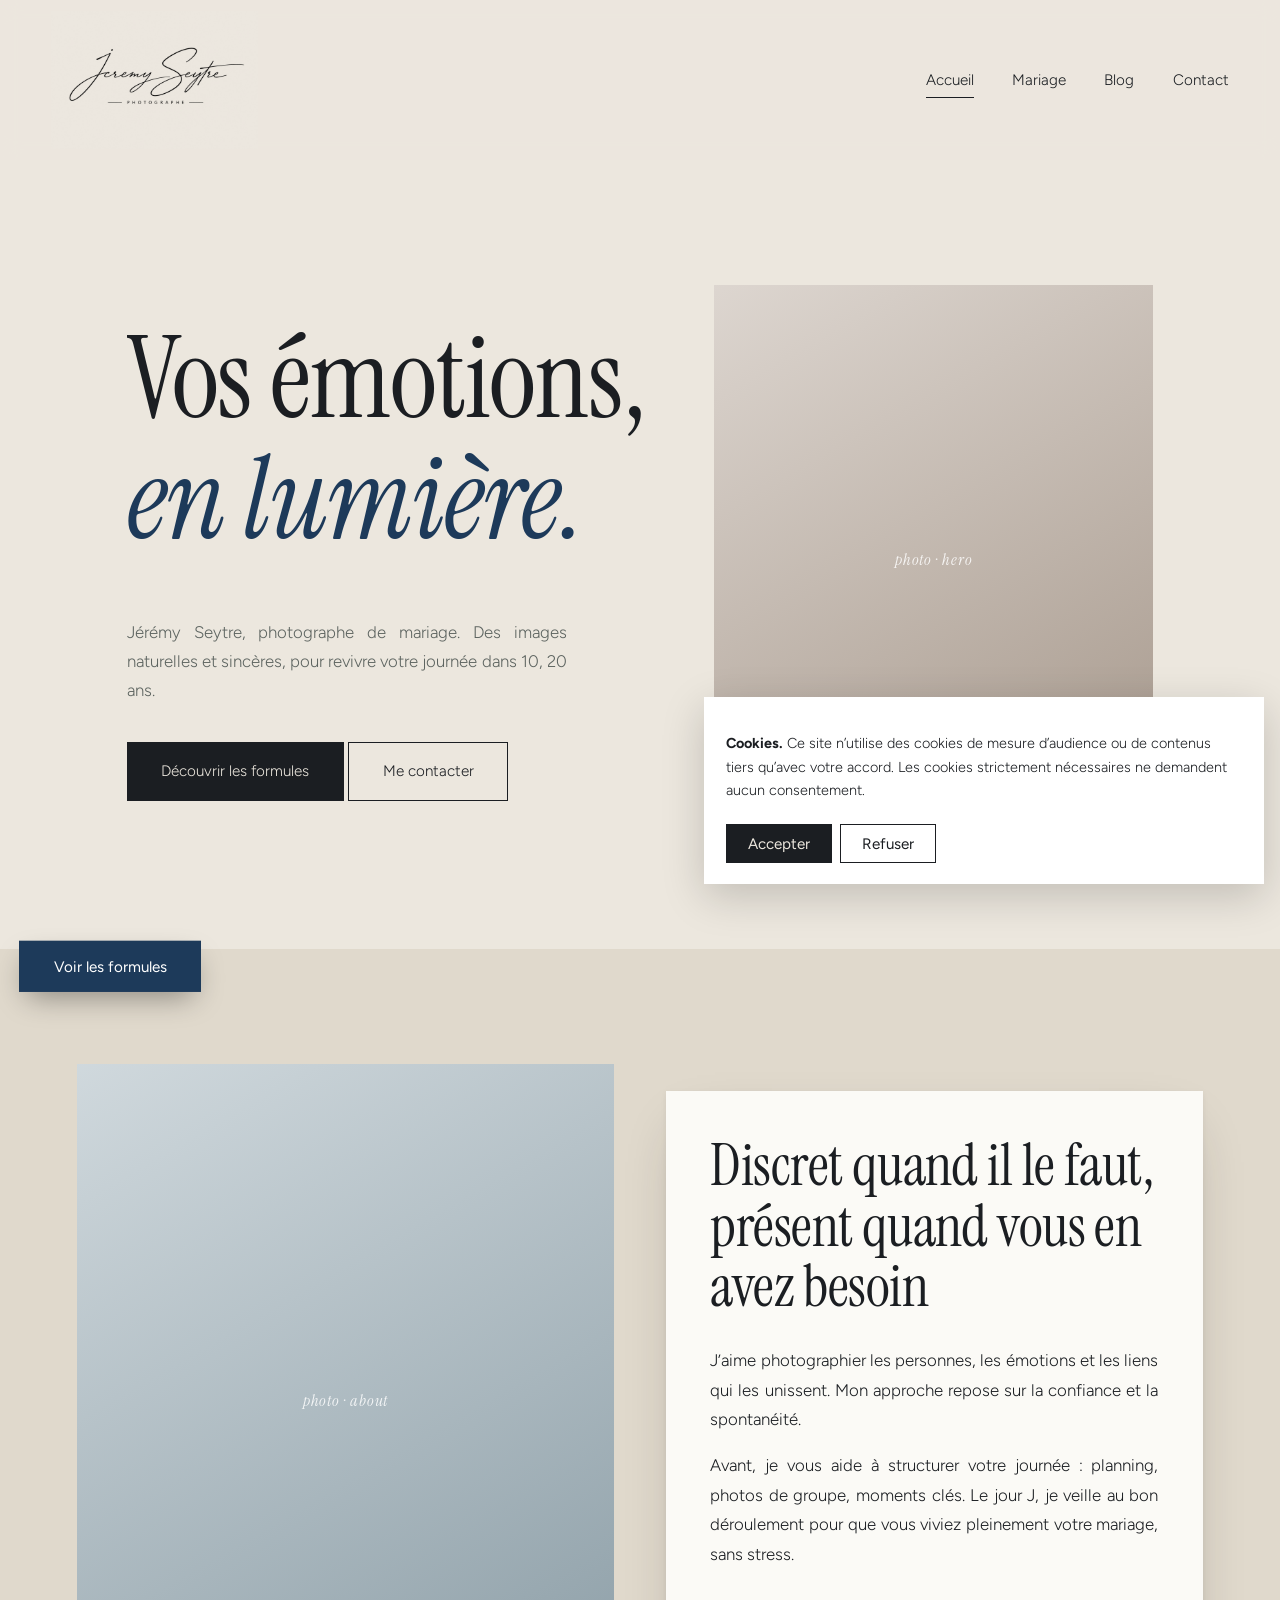
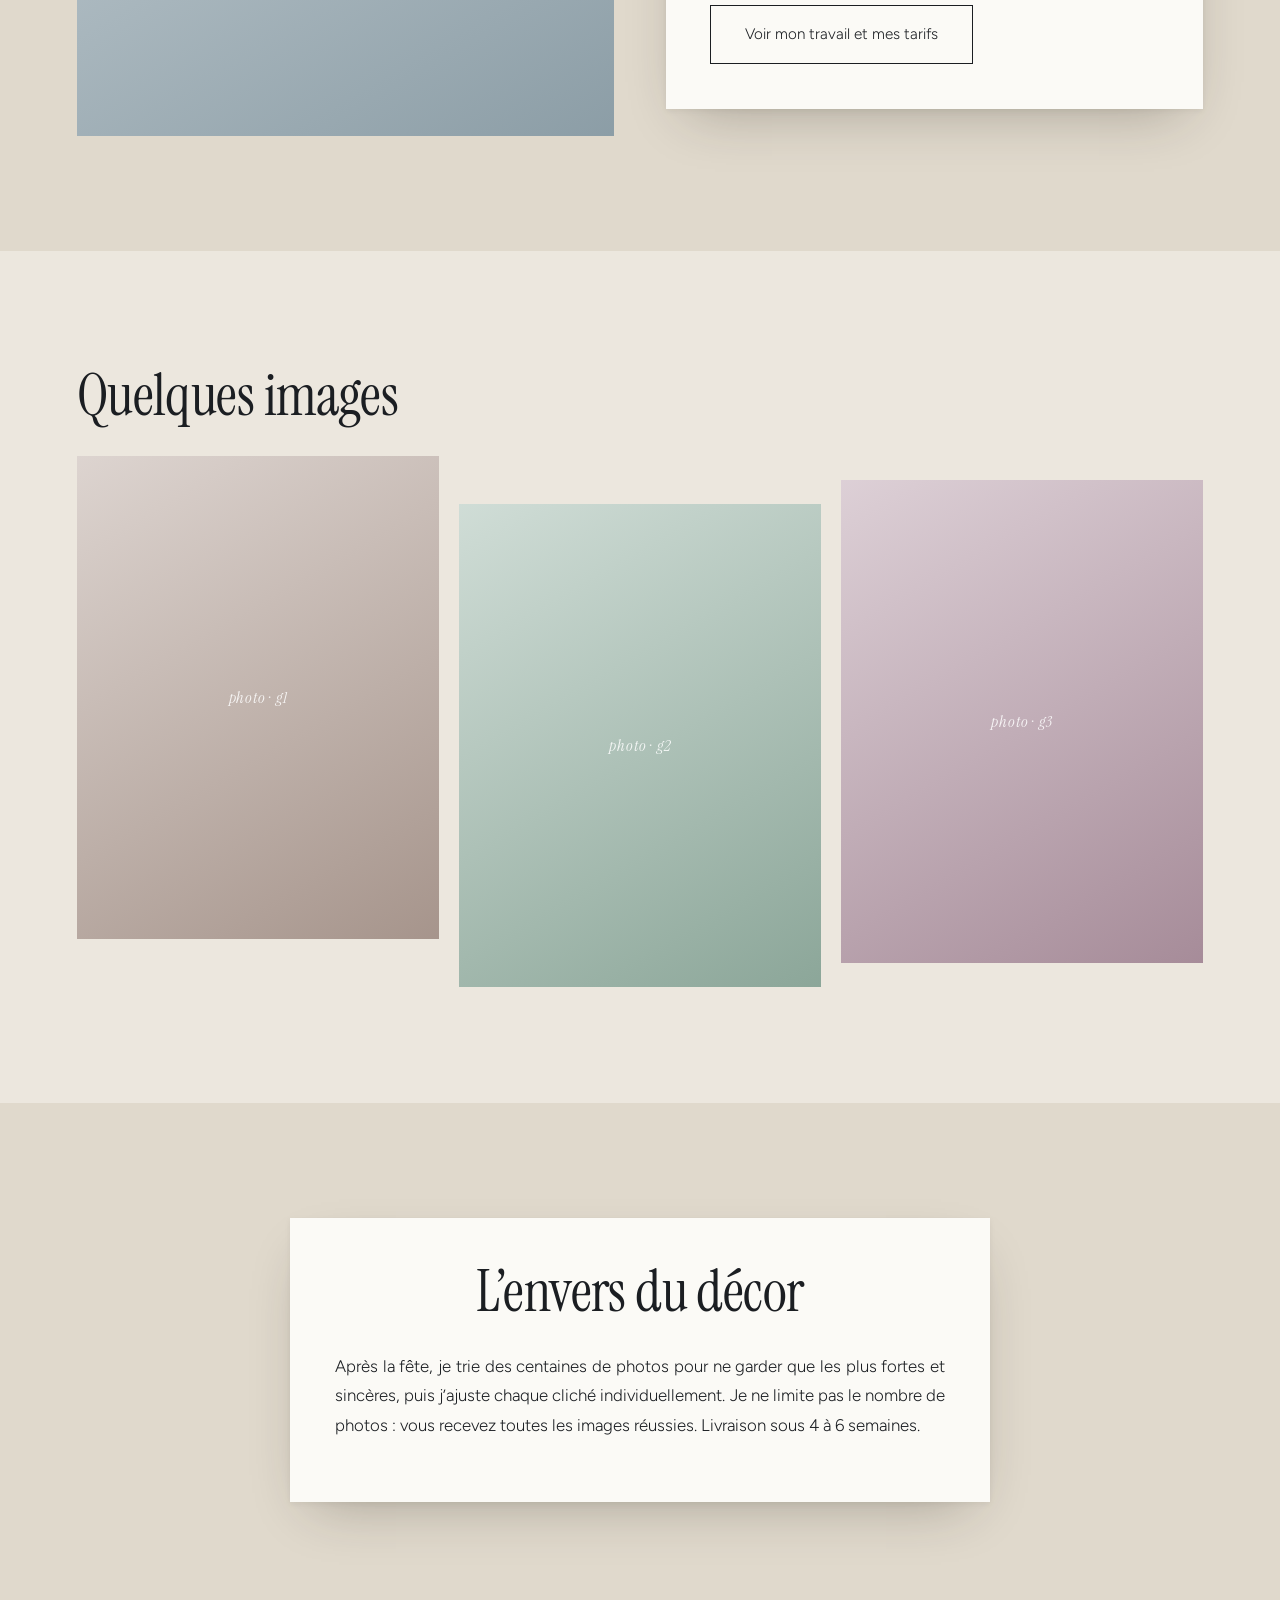
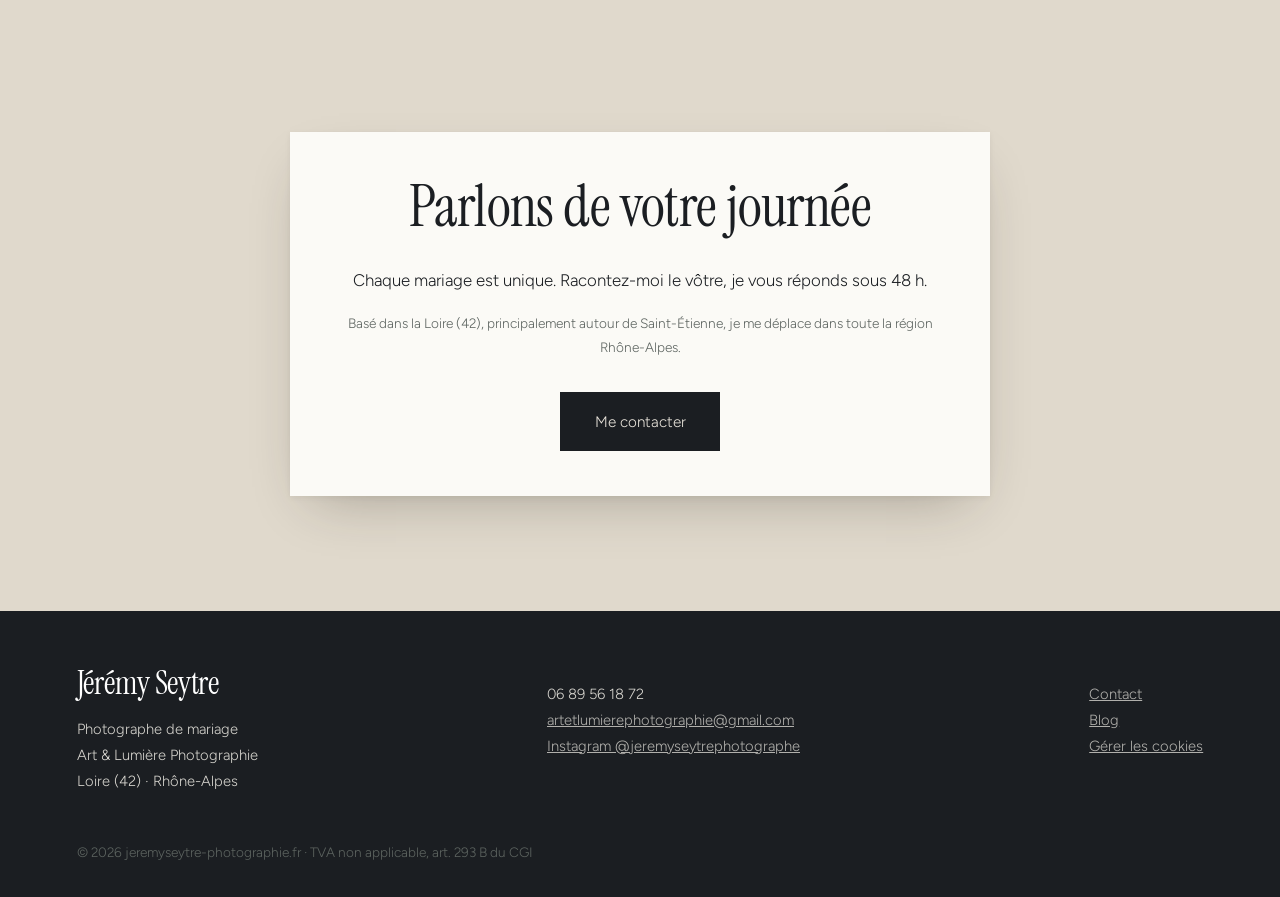
<file: index.html>
<!DOCTYPE html>
<html lang="fr">
<head>
<meta charset="utf-8">
<meta name="viewport" content="width=device-width, initial-scale=1, viewport-fit=cover">
<title>Photographe de mariage dans la Loire · Jérémy Seytre</title>
<meta name="description" content="Jérémy Seytre, photographe de mariage dans la Loire : reportages naturels, accompagnement et souvenirs de votre journée.">
<link rel="icon" type="image/png" href="favicon.png">
<link rel="apple-touch-icon" href="favicon.png">
<link rel="preconnect" href="https://fonts.googleapis.com">
<link rel="preconnect" href="https://fonts.gstatic.com" crossorigin>
<link href="https://fonts.googleapis.com/css2?family=Instrument+Serif:ital@0;1&family=Figtree:wght@300;400;500&display=swap" rel="stylesheet">
<link rel="stylesheet" href="style.css">
<noscript><style>.bt,#fl,#cc{display:none!important}@media(max-width:820px){header{position:static;flex-wrap:wrap}nav{position:static;transform:none;z-index:auto;flex-direction:row;flex-wrap:wrap;padding:0}main{padding-top:0}}</style></noscript>
</head>
<body>
<header id="hd"><a class="logo" href="index.html" aria-label="Accueil"><img src="logo.png" alt="Jérémy Seytre Photographe"></a>
<button class="bt" id="bt" aria-label="Menu" aria-controls="nv" aria-expanded="false">Menu</button>
<nav id="nv"><a href="index.html" data-r="accueil" class="on" aria-current="page">Accueil</a><a href="mariage.html" data-r="mariage">Mariage</a><a href="blog.html" data-r="blog">Blog</a><a href="contact.html" data-r="contact">Contact</a></nav></header>
<main id="app"><section class="hero w"><div><h1><span><i>Vos émotions,</i></span><span><i>en lumière.</i></span></h1><p>Jérémy Seytre, photographe de mariage. Des images naturelles et sincères, pour revivre votre journée dans 10, 20 ans.</p><a class="btn" href="mariage.html">Découvrir les formules</a> <a class="btn l" href="contact.html">Me contacter</a></div><figure class="ph rv in" style="aspect-ratio:4/5;--h:28"><span>photo · hero</span></figure></section>
<section class="alt"><div class="w g2"><figure class="ph rv " style="aspect-ratio:4/5;--h:200"><span>photo · about</span></figure><div class="rv cd"><h2>Discret quand il le faut, présent quand vous en avez besoin</h2><p>J’aime photographier les personnes, les émotions et les liens qui les unissent. Mon approche repose sur la confiance et la spontanéité.</p><p>Avant, je vous aide à structurer votre journée : planning, photos de groupe, moments clés. Le jour J, je veille au bon déroulement pour que vous viviez pleinement votre mariage, sans stress.</p><a class="btn l" href="mariage.html">Voir mon travail et mes tarifs</a></div></div></section>
<section><div class="w"><h2 class="rv">Quelques images</h2><div class="gal"><figure class="ph rv " style="aspect-ratio:3/4;--h:20"><span>photo · g1</span></figure><figure class="ph rv " style="aspect-ratio:3/4;--h:150"><span>photo · g2</span></figure><figure class="ph rv " style="aspect-ratio:3/4;--h:330"><span>photo · g3</span></figure></div></div></section>
<section class="alt"><div class="nr rv cd" style="text-align:center"><h2>L’envers du décor</h2><p>Après la fête, je trie des centaines de photos pour ne garder que les plus fortes et sincères, puis j’ajuste chaque cliché individuellement. Je ne limite pas le nombre de photos : vous recevez toutes les images réussies. Livraison sous 4 à 6 semaines.</p></div></section><section class="alt"><div class="nr rv cd" style="text-align:center"><h2>Parlons de votre journée</h2><p style="text-align:center">Chaque mariage est unique. Racontez-moi le vôtre, je vous réponds sous 48 h.</p><p style="text-align:center" class="sm">Basé dans la Loire (42), principalement autour de Saint-Étienne, je me déplace dans toute la région Rhône-Alpes.</p><a class="btn" href="contact.html">Me contacter</a></div></section></main>
<footer><div class="w"><div><h3>Jérémy Seytre</h3><p>Photographe de mariage<br>Art &amp; Lumière Photographie<br>Loire (42) · Rhône-Alpes</p></div>
<div><p>06 89 56 18 72<br><a href="mailto:artetlumierephotographie@gmail.com">artetlumierephotographie@gmail.com</a><br><a href="https://instagram.com/jeremyseytrephotographe" rel="noopener">Instagram @jeremyseytrephotographe</a></p></div>
<div><p><a href="contact.html">Contact</a><br><a href="blog.html">Blog</a><br><a href="#" id="ckr">Gérer les cookies</a></p></div></div>
<p class="sm w" style="margin-top:2rem">© 2026 jeremyseytre-photographie.fr · TVA non applicable, art. 293 B du CGI</p></footer>
<button class="btn" id="fl" type="button">Voir les formules</button>
<div id="cc" role="dialog" aria-label="Cookies"><p><b>Cookies.</b> Ce site n’utilise des cookies de mesure d’audience ou de contenus tiers qu’avec votre accord. Les cookies strictement nécessaires ne demandent aucun consentement.</p><button class="btn" data-c="1">Accepter</button><button class="btn l" data-c="0">Refuser</button></div>
<script src="app.js" defer></script>
</body>
</html>
</file>
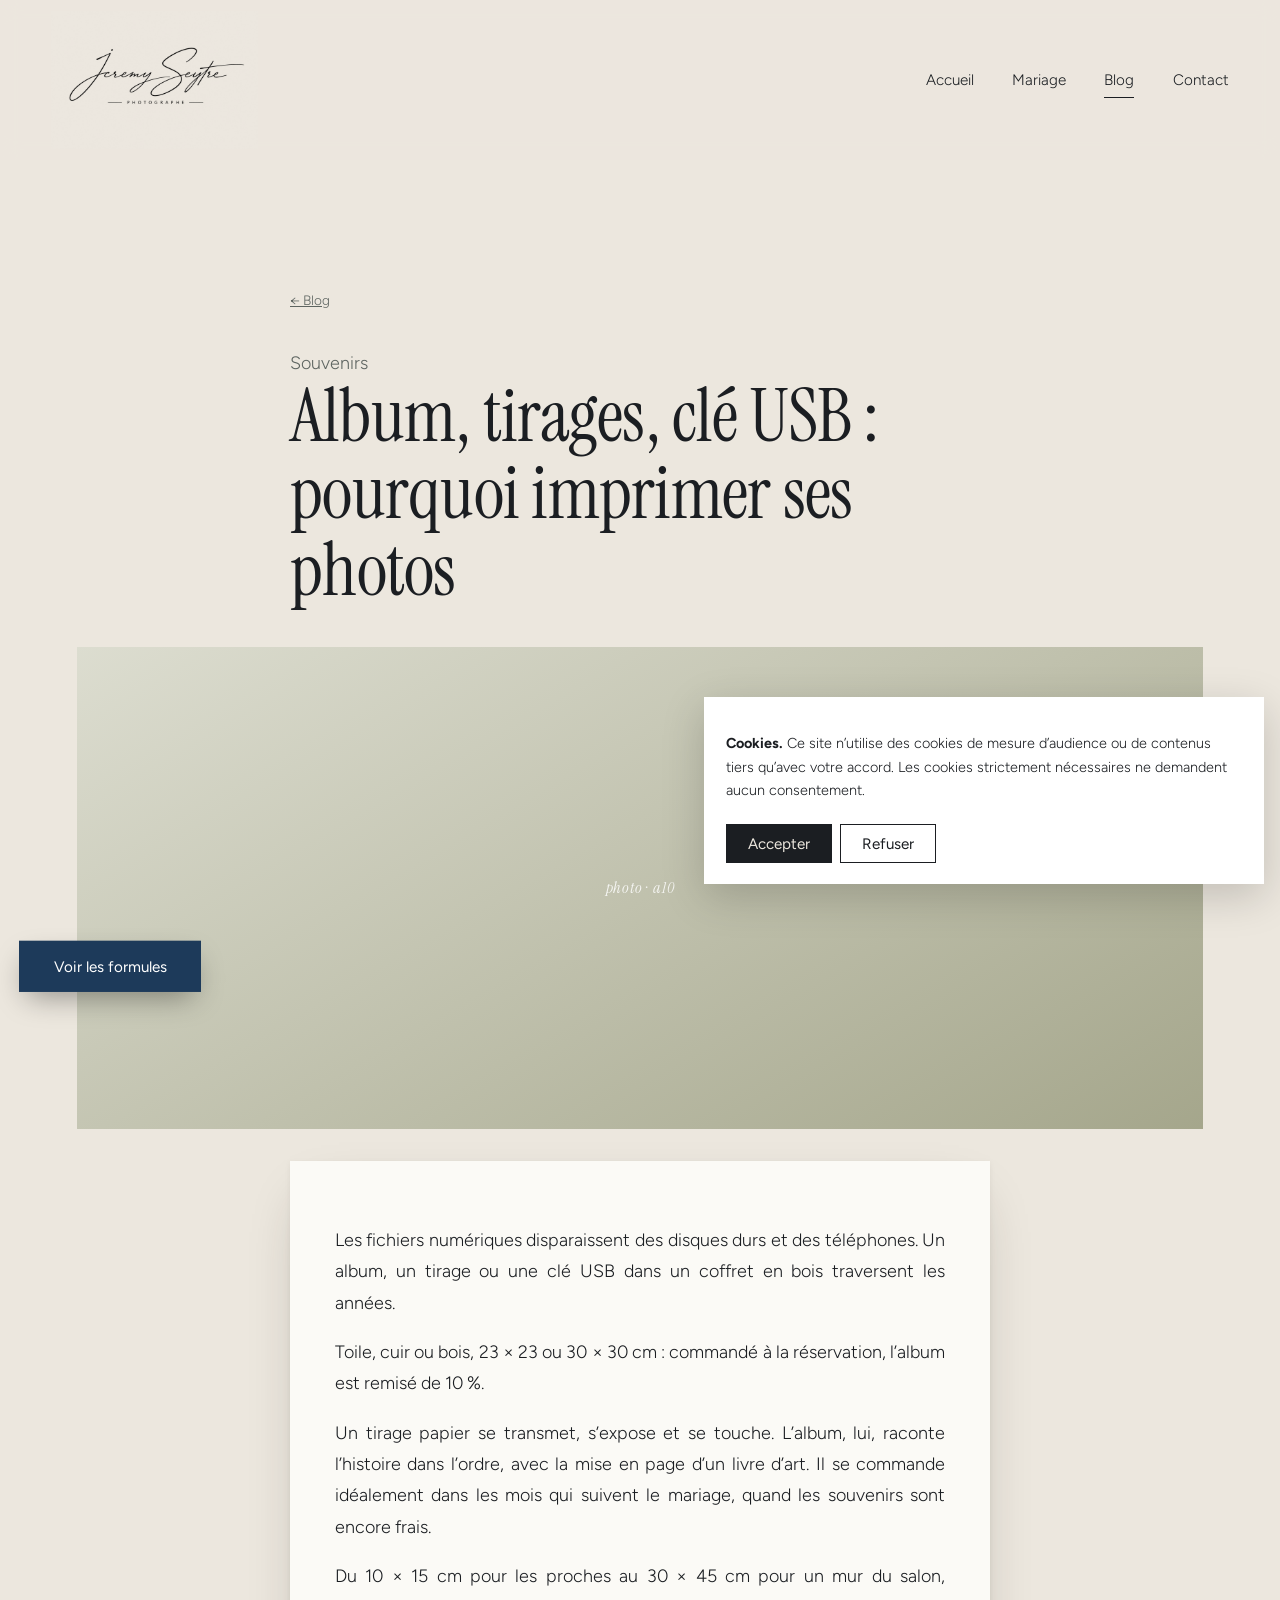
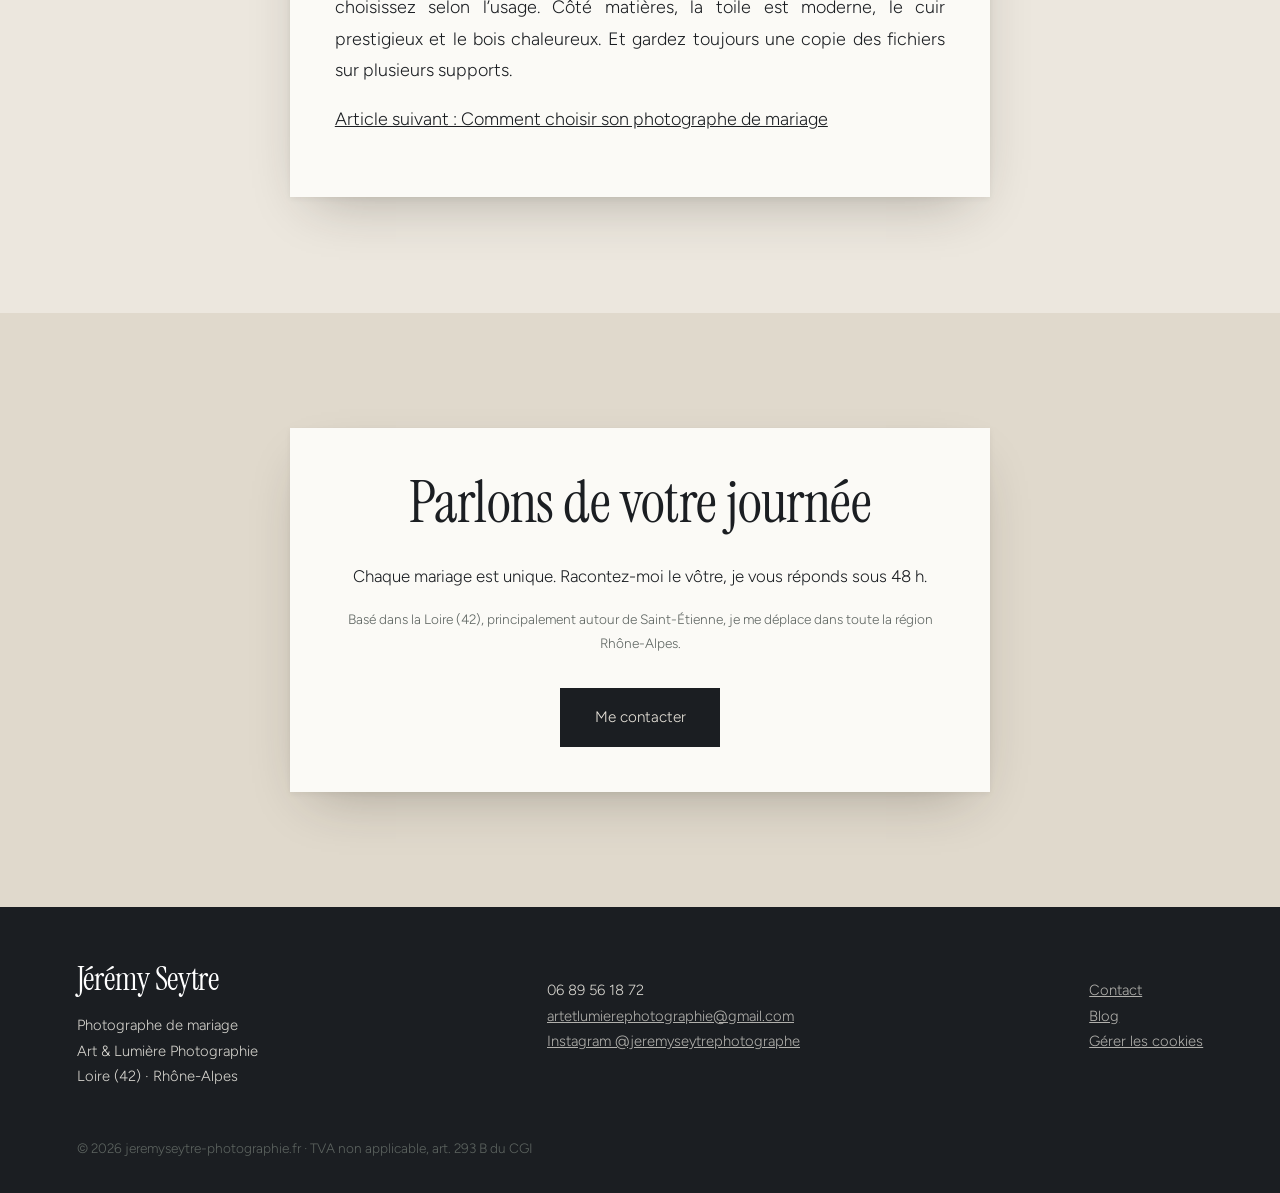
<file: albums-et-tirages.html>
<!DOCTYPE html>
<html lang="fr">
<head>
<meta charset="utf-8">
<meta name="viewport" content="width=device-width, initial-scale=1, viewport-fit=cover">
<title>Album, tirages, clé USB : pourquoi imprimer ses photos · Jérémy Seytre</title>
<meta name="description" content="Les fichiers numériques disparaissent des disques durs et des téléphones. Un album, un tirage ou une clé USB dans un coffret en bois traversent les années.">
<link rel="icon" type="image/png" href="favicon.png">
<link rel="apple-touch-icon" href="favicon.png">
<link rel="preconnect" href="https://fonts.googleapis.com">
<link rel="preconnect" href="https://fonts.gstatic.com" crossorigin>
<link href="https://fonts.googleapis.com/css2?family=Instrument+Serif:ital@0;1&family=Figtree:wght@300;400;500&display=swap" rel="stylesheet">
<link rel="stylesheet" href="style.css">
<noscript><style>.bt,#fl,#cc{display:none!important}@media(max-width:820px){header{position:static;flex-wrap:wrap}nav{position:static;transform:none;z-index:auto;flex-direction:row;flex-wrap:wrap;padding:0}main{padding-top:0}}</style></noscript>
</head>
<body>
<header id="hd"><a class="logo" href="index.html" aria-label="Accueil"><img src="logo.png" alt="Jérémy Seytre Photographe"></a>
<button class="bt" id="bt" aria-label="Menu" aria-controls="nv" aria-expanded="false">Menu</button>
<nav id="nv"><a href="index.html" data-r="accueil">Accueil</a><a href="mariage.html" data-r="mariage">Mariage</a><a href="blog.html" data-r="blog" class="on" aria-current="page">Blog</a><a href="contact.html" data-r="contact">Contact</a></nav></header>
<main id="app"><section class="ar"><div class="nr"><a class="sm" href="blog.html">← Blog</a><p class="sm" style="margin:2rem 0 0">Souvenirs</p><h1 class="rv">Album, tirages, clé USB : pourquoi imprimer ses photos</h1></div><div class="w" style="margin:2rem auto"><figure class="ph rv " style="aspect-ratio:21/9;--h:63"><span>photo · a10</span></figure></div><div class="nr rv cd"><p>Les fichiers numériques disparaissent des disques durs et des téléphones. Un album, un tirage ou une clé USB dans un coffret en bois traversent les années.</p><p>Toile, cuir ou bois, 23 × 23 ou 30 × 30 cm : commandé à la réservation, l’album est remisé de 10 %.</p><p>Un tirage papier se transmet, s’expose et se touche. L’album, lui, raconte l’histoire dans l’ordre, avec la mise en page d’un livre d’art. Il se commande idéalement dans les mois qui suivent le mariage, quand les souvenirs sont encore frais.</p><p>Du 10 × 15 cm pour les proches au 30 × 45 cm pour un mur du salon, choisissez selon l’usage. Côté matières, la toile est moderne, le cuir prestigieux et le bois chaleureux. Et gardez toujours une copie des fichiers sur plusieurs supports.</p><p><a href="choisir-photographe-mariage.html">Article suivant : Comment choisir son photographe de mariage</a></p></div></section><section class="alt"><div class="nr rv cd" style="text-align:center"><h2>Parlons de votre journée</h2><p style="text-align:center">Chaque mariage est unique. Racontez-moi le vôtre, je vous réponds sous 48 h.</p><p style="text-align:center" class="sm">Basé dans la Loire (42), principalement autour de Saint-Étienne, je me déplace dans toute la région Rhône-Alpes.</p><a class="btn" href="contact.html">Me contacter</a></div></section></main>
<footer><div class="w"><div><h3>Jérémy Seytre</h3><p>Photographe de mariage<br>Art &amp; Lumière Photographie<br>Loire (42) · Rhône-Alpes</p></div>
<div><p>06 89 56 18 72<br><a href="mailto:artetlumierephotographie@gmail.com">artetlumierephotographie@gmail.com</a><br><a href="https://instagram.com/jeremyseytrephotographe" rel="noopener">Instagram @jeremyseytrephotographe</a></p></div>
<div><p><a href="contact.html">Contact</a><br><a href="blog.html">Blog</a><br><a href="#" id="ckr">Gérer les cookies</a></p></div></div>
<p class="sm w" style="margin-top:2rem">© 2026 jeremyseytre-photographie.fr · TVA non applicable, art. 293 B du CGI</p></footer>
<button class="btn" id="fl" type="button">Voir les formules</button>
<div id="cc" role="dialog" aria-label="Cookies"><p><b>Cookies.</b> Ce site n’utilise des cookies de mesure d’audience ou de contenus tiers qu’avec votre accord. Les cookies strictement nécessaires ne demandent aucun consentement.</p><button class="btn" data-c="1">Accepter</button><button class="btn l" data-c="0">Refuser</button></div>
<script src="app.js" defer></script>
</body>
</html>
</file>
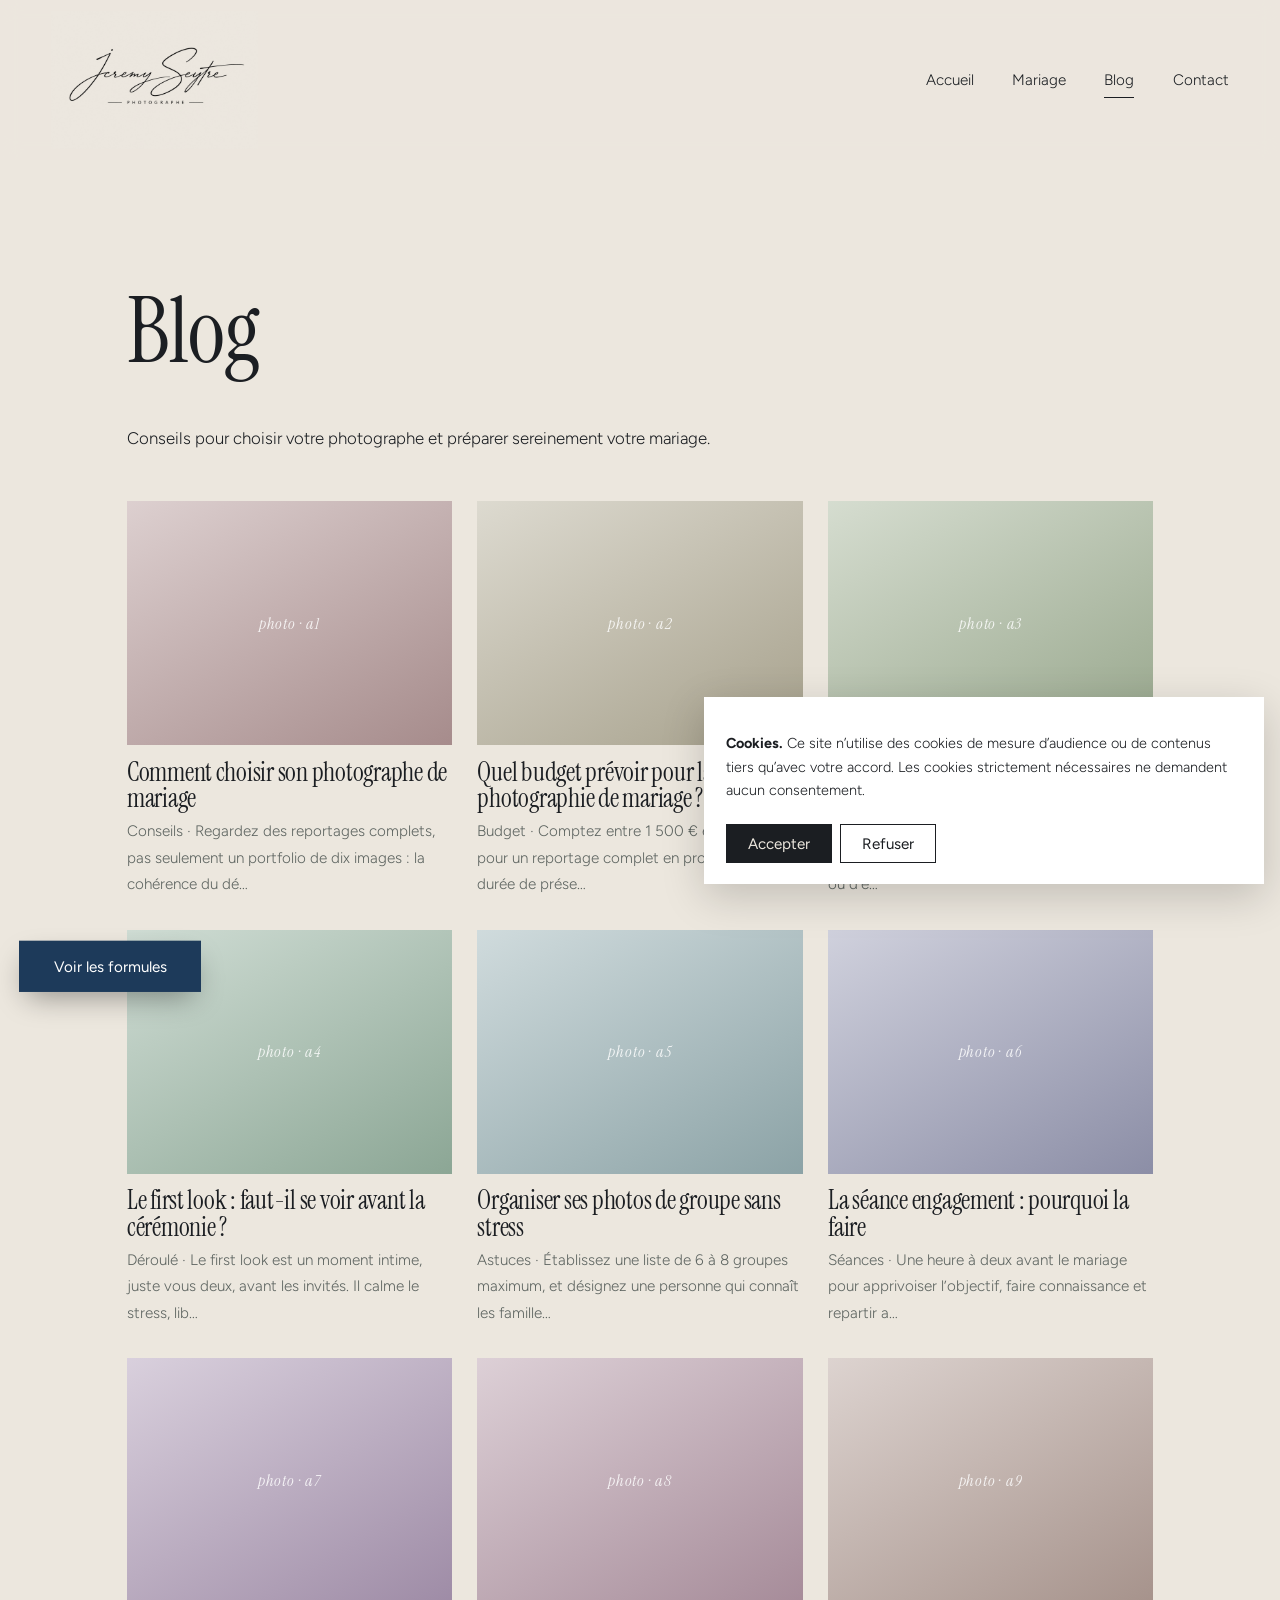
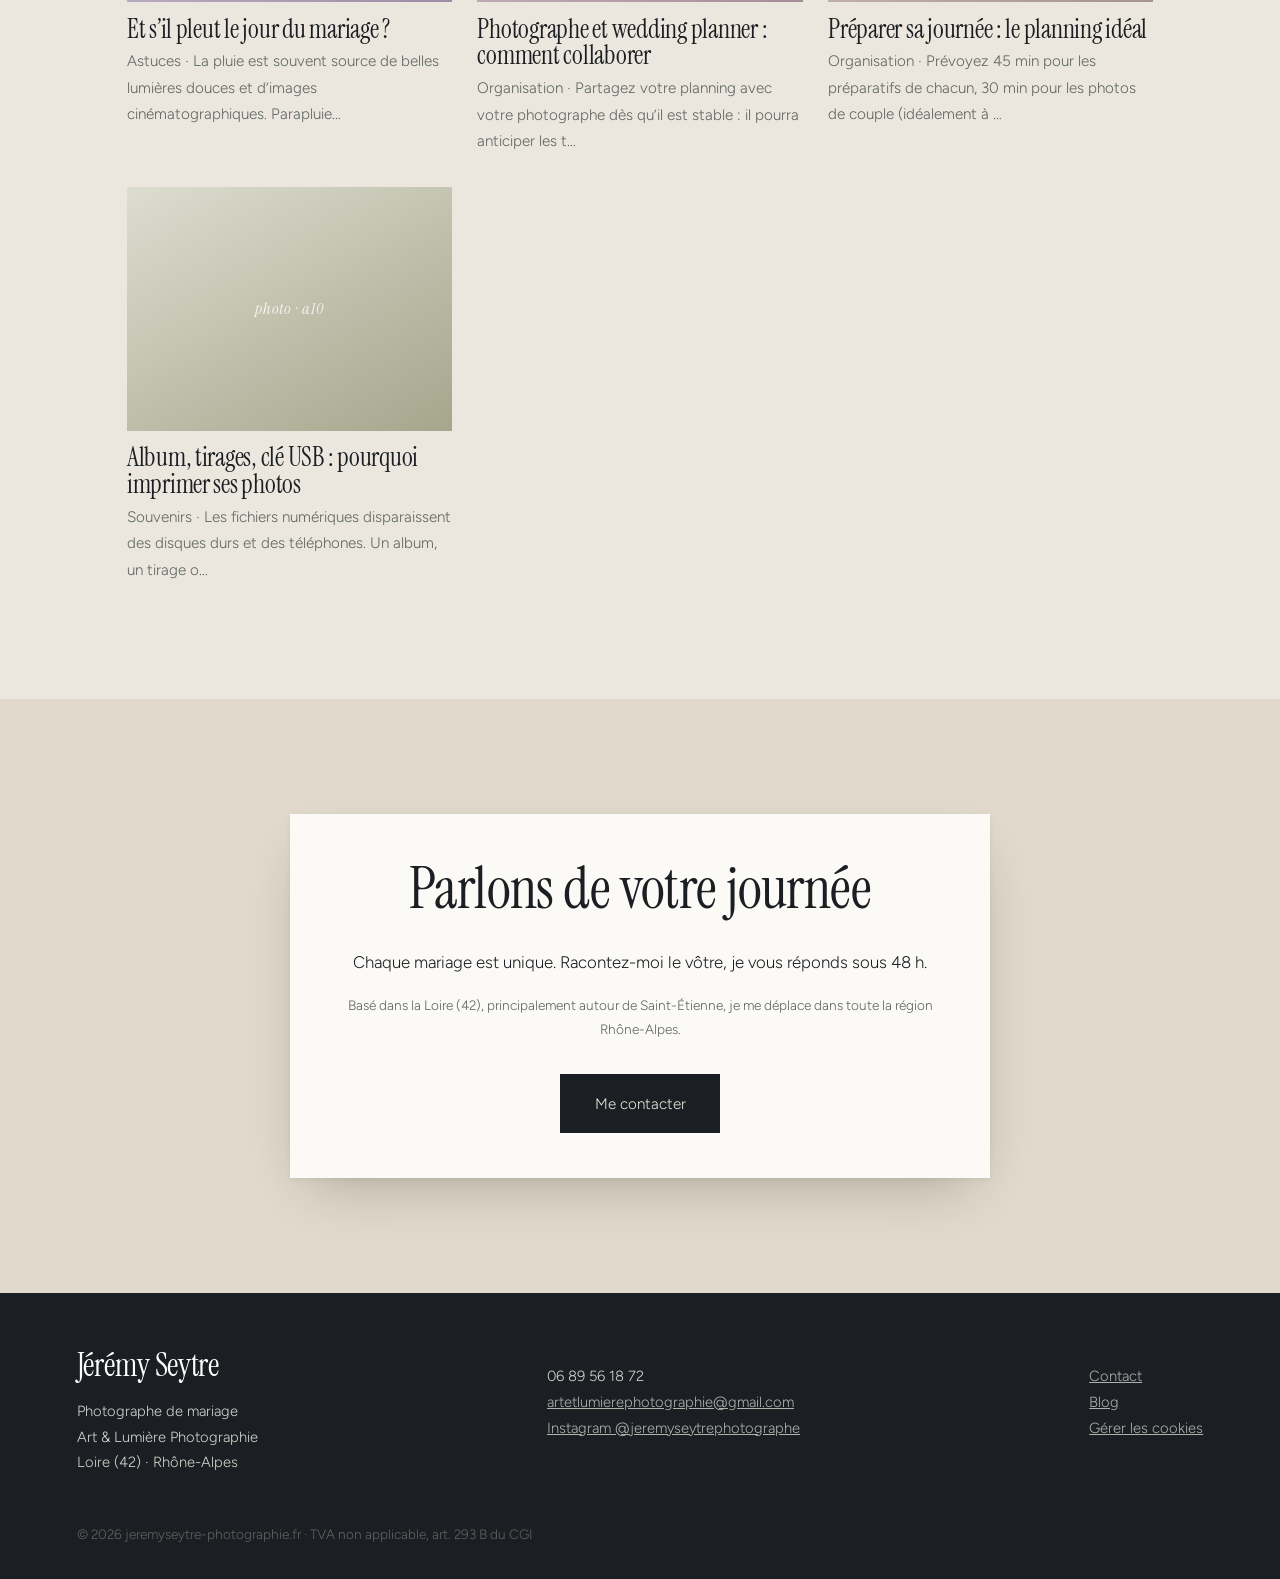
<file: blog.html>
<!DOCTYPE html>
<html lang="fr">
<head>
<meta charset="utf-8">
<meta name="viewport" content="width=device-width, initial-scale=1, viewport-fit=cover">
<title>Conseils mariage · Jérémy Seytre</title>
<meta name="description" content="Conseils pour choisir votre photographe, préparer votre mariage et conserver vos souvenirs.">
<link rel="icon" type="image/png" href="favicon.png">
<link rel="apple-touch-icon" href="favicon.png">
<link rel="preconnect" href="https://fonts.googleapis.com">
<link rel="preconnect" href="https://fonts.gstatic.com" crossorigin>
<link href="https://fonts.googleapis.com/css2?family=Instrument+Serif:ital@0;1&family=Figtree:wght@300;400;500&display=swap" rel="stylesheet">
<link rel="stylesheet" href="style.css">
<noscript><style>.bt,#fl,#cc{display:none!important}@media(max-width:820px){header{position:static;flex-wrap:wrap}nav{position:static;transform:none;z-index:auto;flex-direction:row;flex-wrap:wrap;padding:0}main{padding-top:0}}</style></noscript>
</head>
<body>
<header id="hd"><a class="logo" href="index.html" aria-label="Accueil"><img src="logo.png" alt="Jérémy Seytre Photographe"></a>
<button class="bt" id="bt" aria-label="Menu" aria-controls="nv" aria-expanded="false">Menu</button>
<nav id="nv"><a href="index.html" data-r="accueil">Accueil</a><a href="mariage.html" data-r="mariage">Mariage</a><a href="blog.html" data-r="blog" class="on" aria-current="page">Blog</a><a href="contact.html" data-r="contact">Contact</a></nav></header>
<main id="app"><section class="w"><h1 class="rv" style="font-size:clamp(2.8rem,7vw,6rem)">Blog</h1><p class="rv nr" style="margin:0 0 3rem">Conseils pour choisir votre photographe et préparer sereinement votre mariage.</p><div class="bl"><a class="rv" href="choisir-photographe-mariage.html"><figure class="ph rv " style="aspect-ratio:4/3;--h:0"><span>photo · a1</span></figure><h3>Comment choisir son photographe de mariage</h3><p>Conseils · Regardez des reportages complets, pas seulement un portfolio de dix images : la cohérence du dé…</p></a><a class="rv" href="budget-photographe-mariage.html"><figure class="ph rv " style="aspect-ratio:4/3;--h:47"><span>photo · a2</span></figure><h3>Quel budget prévoir pour la photographie de mariage ?</h3><p>Budget · Comptez entre 1 500 € et 2 500 € pour un reportage complet en province, selon la durée de prése…</p></a><a class="rv" href="photos-incontournables-mariage.html"><figure class="ph rv " style="aspect-ratio:4/3;--h:94"><span>photo · a3</span></figure><h3>Les photos incontournables : la liste complète</h3><p>Déroulé · Préparatifs (robe, costume, détails, alliances), first look, cérémonie, sortie de mairie ou d’é…</p></a><a class="rv" href="first-look-mariage.html"><figure class="ph rv " style="aspect-ratio:4/3;--h:141"><span>photo · a4</span></figure><h3>Le first look : faut-il se voir avant la cérémonie ?</h3><p>Déroulé · Le first look est un moment intime, juste vous deux, avant les invités. Il calme le stress, lib…</p></a><a class="rv" href="photos-groupe-mariage.html"><figure class="ph rv " style="aspect-ratio:4/3;--h:188"><span>photo · a5</span></figure><h3>Organiser ses photos de groupe sans stress</h3><p>Astuces · Établissez une liste de 6 à 8 groupes maximum, et désignez une personne qui connaît les famille…</p></a><a class="rv" href="seance-engagement.html"><figure class="ph rv " style="aspect-ratio:4/3;--h:235"><span>photo · a6</span></figure><h3>La séance engagement : pourquoi la faire</h3><p>Séances · Une heure à deux avant le mariage pour apprivoiser l’objectif, faire connaissance et repartir a…</p></a><a class="rv" href="mariage-sous-la-pluie.html"><figure class="ph rv " style="aspect-ratio:4/3;--h:282"><span>photo · a7</span></figure><h3>Et s’il pleut le jour du mariage ?</h3><p>Astuces · La pluie est souvent source de belles lumières douces et d’images cinématographiques. Parapluie…</p></a><a class="rv" href="photographe-wedding-planner.html"><figure class="ph rv " style="aspect-ratio:4/3;--h:329"><span>photo · a8</span></figure><h3>Photographe et wedding planner : comment collaborer</h3><p>Organisation · Partagez votre planning avec votre photographe dès qu’il est stable : il pourra anticiper les t…</p></a><a class="rv" href="planning-mariage.html"><figure class="ph rv " style="aspect-ratio:4/3;--h:16"><span>photo · a9</span></figure><h3>Préparer sa journée : le planning idéal</h3><p>Organisation · Prévoyez 45 min pour les préparatifs de chacun, 30 min pour les photos de couple (idéalement à …</p></a><a class="rv" href="albums-et-tirages.html"><figure class="ph rv " style="aspect-ratio:4/3;--h:63"><span>photo · a10</span></figure><h3>Album, tirages, clé USB : pourquoi imprimer ses photos</h3><p>Souvenirs · Les fichiers numériques disparaissent des disques durs et des téléphones. Un album, un tirage o…</p></a></div></section><section class="alt"><div class="nr rv cd" style="text-align:center"><h2>Parlons de votre journée</h2><p style="text-align:center">Chaque mariage est unique. Racontez-moi le vôtre, je vous réponds sous 48 h.</p><p style="text-align:center" class="sm">Basé dans la Loire (42), principalement autour de Saint-Étienne, je me déplace dans toute la région Rhône-Alpes.</p><a class="btn" href="contact.html">Me contacter</a></div></section></main>
<footer><div class="w"><div><h3>Jérémy Seytre</h3><p>Photographe de mariage<br>Art &amp; Lumière Photographie<br>Loire (42) · Rhône-Alpes</p></div>
<div><p>06 89 56 18 72<br><a href="mailto:artetlumierephotographie@gmail.com">artetlumierephotographie@gmail.com</a><br><a href="https://instagram.com/jeremyseytrephotographe" rel="noopener">Instagram @jeremyseytrephotographe</a></p></div>
<div><p><a href="contact.html">Contact</a><br><a href="blog.html">Blog</a><br><a href="#" id="ckr">Gérer les cookies</a></p></div></div>
<p class="sm w" style="margin-top:2rem">© 2026 jeremyseytre-photographie.fr · TVA non applicable, art. 293 B du CGI</p></footer>
<button class="btn" id="fl" type="button">Voir les formules</button>
<div id="cc" role="dialog" aria-label="Cookies"><p><b>Cookies.</b> Ce site n’utilise des cookies de mesure d’audience ou de contenus tiers qu’avec votre accord. Les cookies strictement nécessaires ne demandent aucun consentement.</p><button class="btn" data-c="1">Accepter</button><button class="btn l" data-c="0">Refuser</button></div>
<script src="app.js" defer></script>
</body>
</html>
</file>
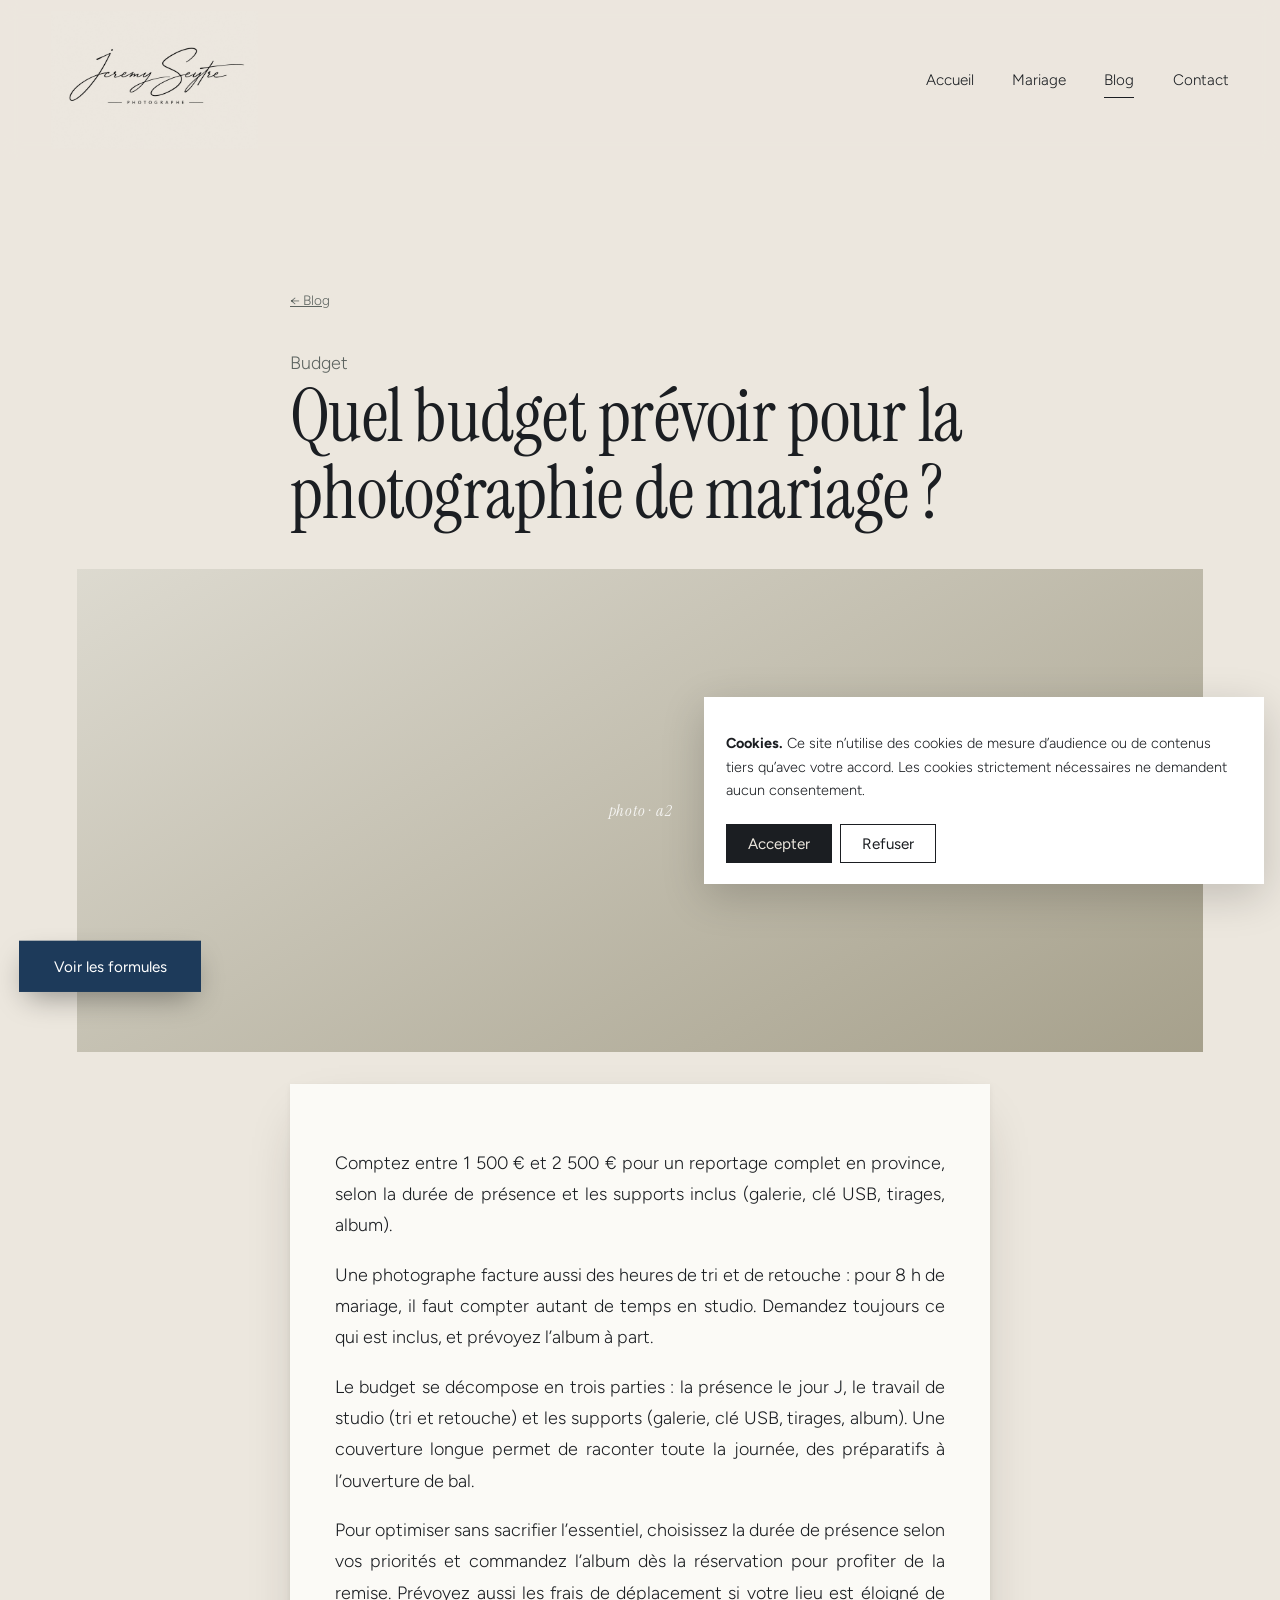
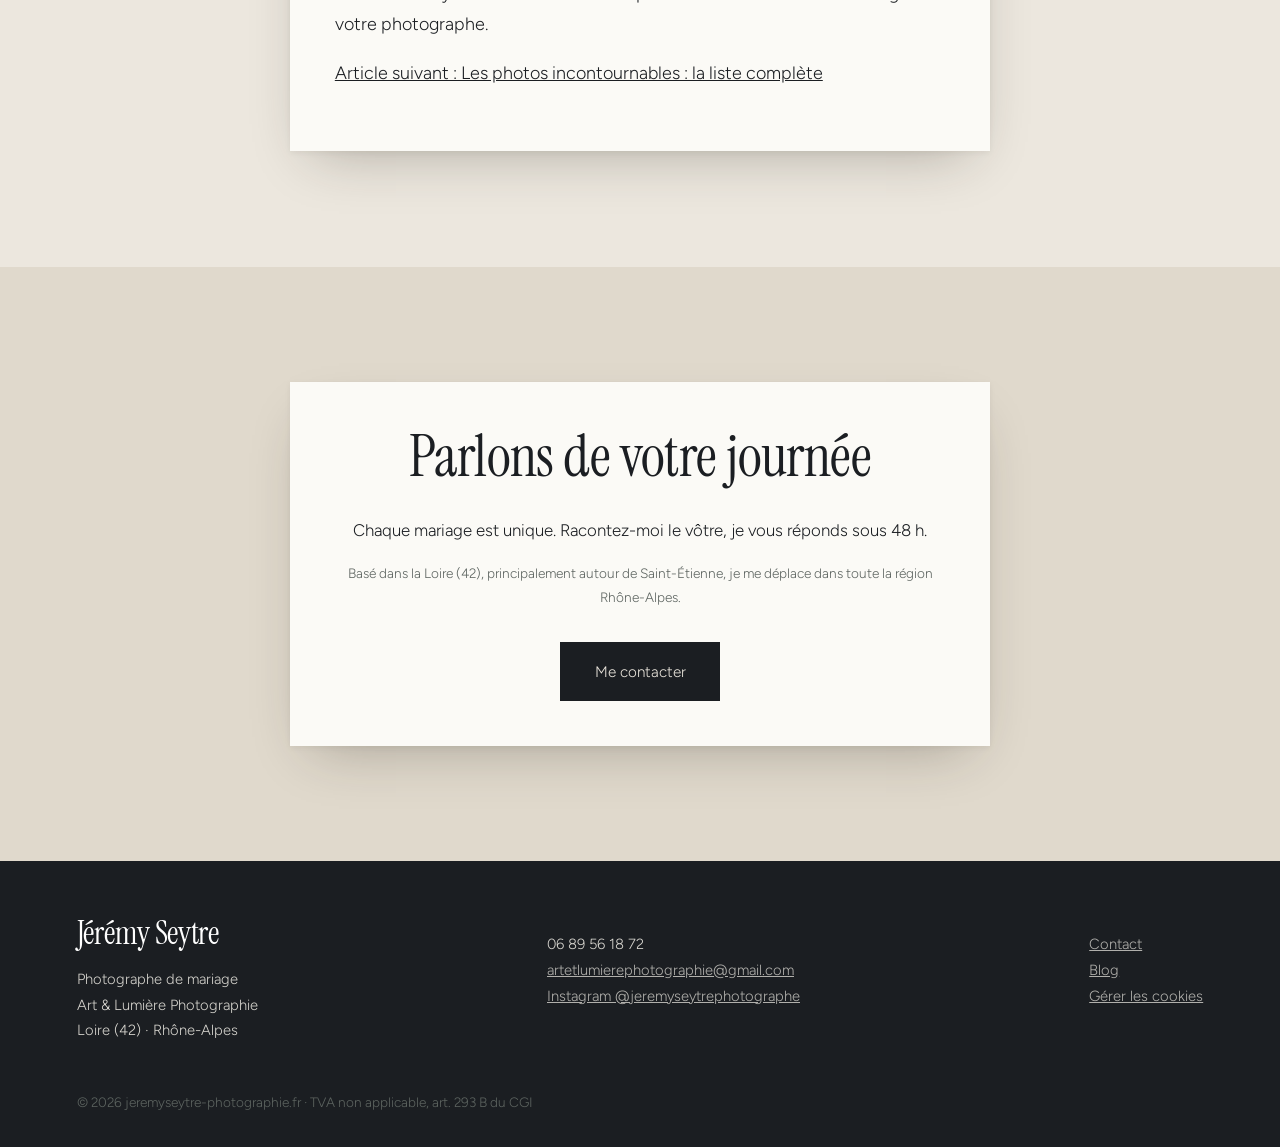
<file: budget-photographe-mariage.html>
<!DOCTYPE html>
<html lang="fr">
<head>
<meta charset="utf-8">
<meta name="viewport" content="width=device-width, initial-scale=1, viewport-fit=cover">
<title>Quel budget prévoir pour la photographie de mariage ? · Jérémy Seytre</title>
<meta name="description" content="Comptez entre 1 500 € et 2 500 € pour un reportage complet en province, selon la durée de présence et les supports inclus (galerie, clé USB, tirages, album).">
<link rel="icon" type="image/png" href="favicon.png">
<link rel="apple-touch-icon" href="favicon.png">
<link rel="preconnect" href="https://fonts.googleapis.com">
<link rel="preconnect" href="https://fonts.gstatic.com" crossorigin>
<link href="https://fonts.googleapis.com/css2?family=Instrument+Serif:ital@0;1&family=Figtree:wght@300;400;500&display=swap" rel="stylesheet">
<link rel="stylesheet" href="style.css">
<noscript><style>.bt,#fl,#cc{display:none!important}@media(max-width:820px){header{position:static;flex-wrap:wrap}nav{position:static;transform:none;z-index:auto;flex-direction:row;flex-wrap:wrap;padding:0}main{padding-top:0}}</style></noscript>
</head>
<body>
<header id="hd"><a class="logo" href="index.html" aria-label="Accueil"><img src="logo.png" alt="Jérémy Seytre Photographe"></a>
<button class="bt" id="bt" aria-label="Menu" aria-controls="nv" aria-expanded="false">Menu</button>
<nav id="nv"><a href="index.html" data-r="accueil">Accueil</a><a href="mariage.html" data-r="mariage">Mariage</a><a href="blog.html" data-r="blog" class="on" aria-current="page">Blog</a><a href="contact.html" data-r="contact">Contact</a></nav></header>
<main id="app"><section class="ar"><div class="nr"><a class="sm" href="blog.html">← Blog</a><p class="sm" style="margin:2rem 0 0">Budget</p><h1 class="rv">Quel budget prévoir pour la photographie de mariage ?</h1></div><div class="w" style="margin:2rem auto"><figure class="ph rv " style="aspect-ratio:21/9;--h:47"><span>photo · a2</span></figure></div><div class="nr rv cd"><p>Comptez entre 1 500 € et 2 500 € pour un reportage complet en province, selon la durée de présence et les supports inclus (galerie, clé USB, tirages, album).</p><p>Une photographe facture aussi des heures de tri et de retouche : pour 8 h de mariage, il faut compter autant de temps en studio. Demandez toujours ce qui est inclus, et prévoyez l’album à part.</p><p>Le budget se décompose en trois parties : la présence le jour J, le travail de studio (tri et retouche) et les supports (galerie, clé USB, tirages, album). Une couverture longue permet de raconter toute la journée, des préparatifs à l’ouverture de bal.</p><p>Pour optimiser sans sacrifier l’essentiel, choisissez la durée de présence selon vos priorités et commandez l’album dès la réservation pour profiter de la remise. Prévoyez aussi les frais de déplacement si votre lieu est éloigné de votre photographe.</p><p><a href="photos-incontournables-mariage.html">Article suivant : Les photos incontournables : la liste complète</a></p></div></section><section class="alt"><div class="nr rv cd" style="text-align:center"><h2>Parlons de votre journée</h2><p style="text-align:center">Chaque mariage est unique. Racontez-moi le vôtre, je vous réponds sous 48 h.</p><p style="text-align:center" class="sm">Basé dans la Loire (42), principalement autour de Saint-Étienne, je me déplace dans toute la région Rhône-Alpes.</p><a class="btn" href="contact.html">Me contacter</a></div></section></main>
<footer><div class="w"><div><h3>Jérémy Seytre</h3><p>Photographe de mariage<br>Art &amp; Lumière Photographie<br>Loire (42) · Rhône-Alpes</p></div>
<div><p>06 89 56 18 72<br><a href="mailto:artetlumierephotographie@gmail.com">artetlumierephotographie@gmail.com</a><br><a href="https://instagram.com/jeremyseytrephotographe" rel="noopener">Instagram @jeremyseytrephotographe</a></p></div>
<div><p><a href="contact.html">Contact</a><br><a href="blog.html">Blog</a><br><a href="#" id="ckr">Gérer les cookies</a></p></div></div>
<p class="sm w" style="margin-top:2rem">© 2026 jeremyseytre-photographie.fr · TVA non applicable, art. 293 B du CGI</p></footer>
<button class="btn" id="fl" type="button">Voir les formules</button>
<div id="cc" role="dialog" aria-label="Cookies"><p><b>Cookies.</b> Ce site n’utilise des cookies de mesure d’audience ou de contenus tiers qu’avec votre accord. Les cookies strictement nécessaires ne demandent aucun consentement.</p><button class="btn" data-c="1">Accepter</button><button class="btn l" data-c="0">Refuser</button></div>
<script src="app.js" defer></script>
</body>
</html>
</file>
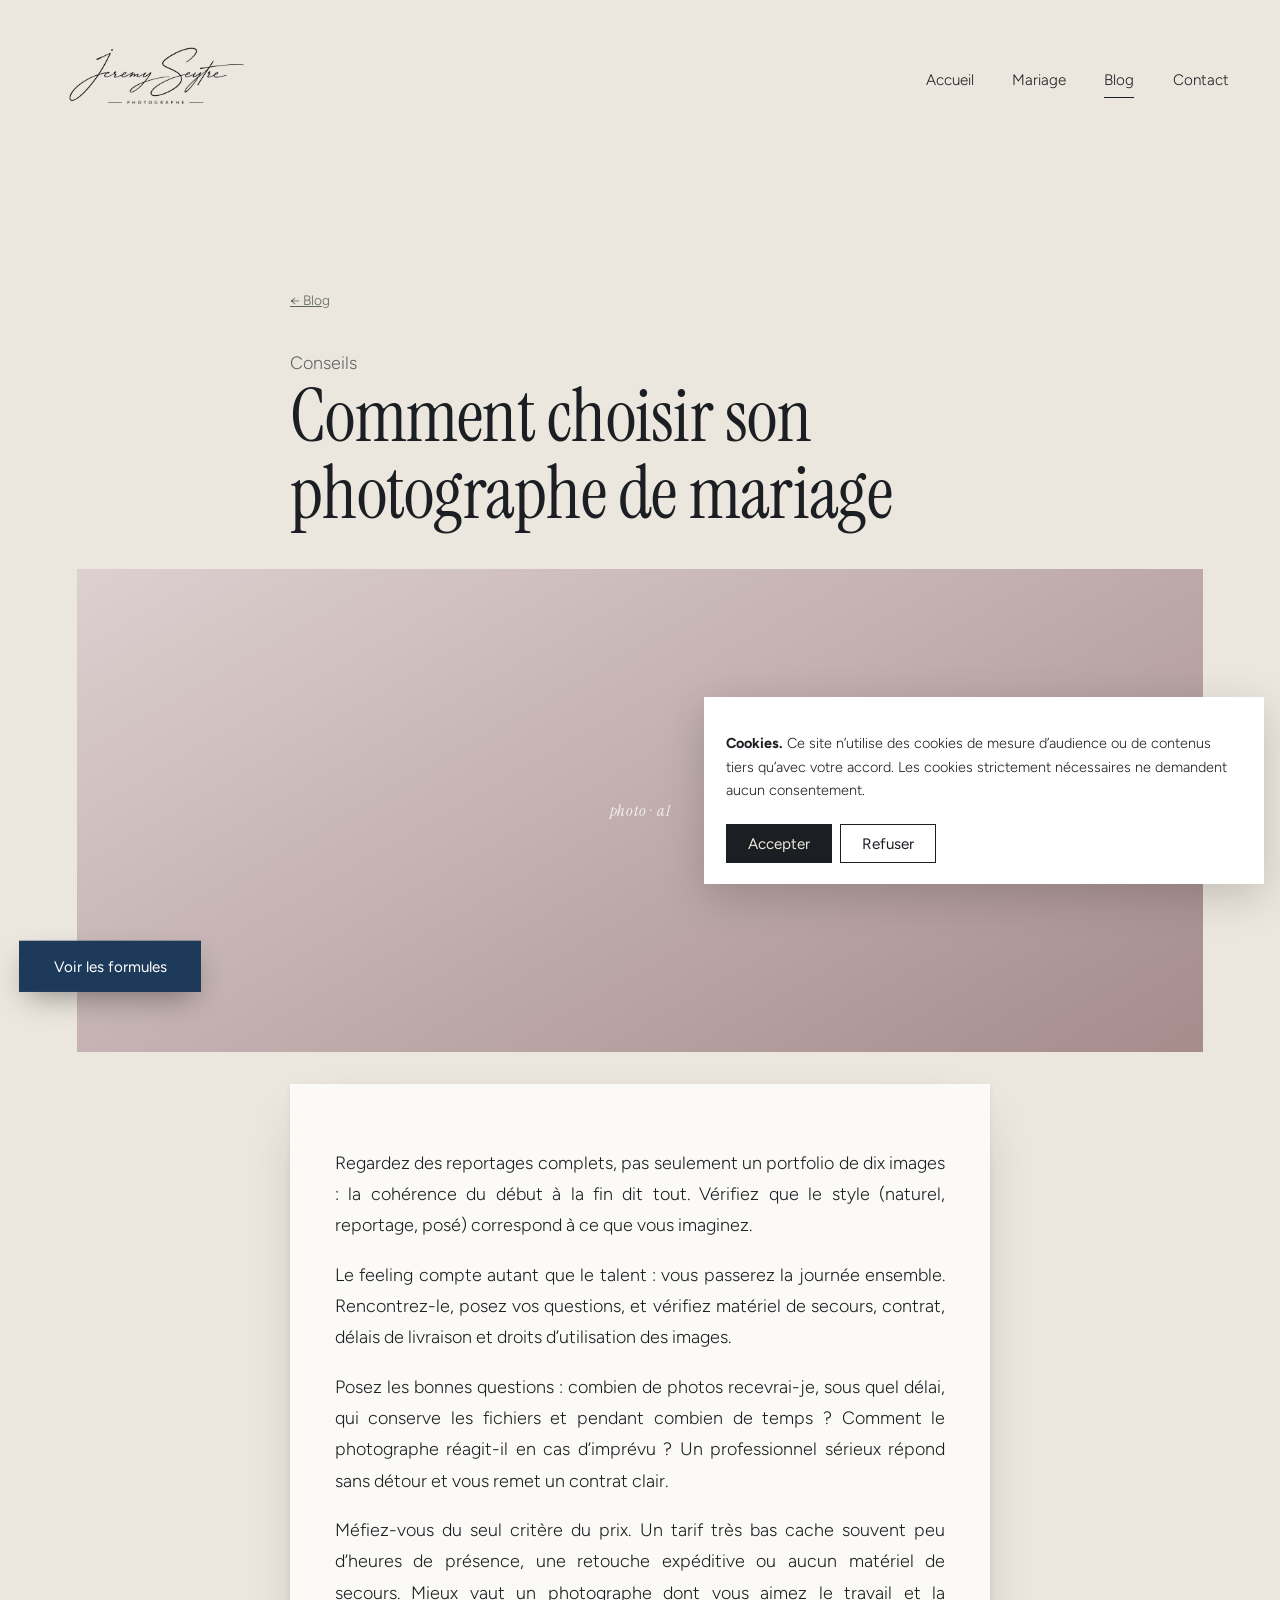
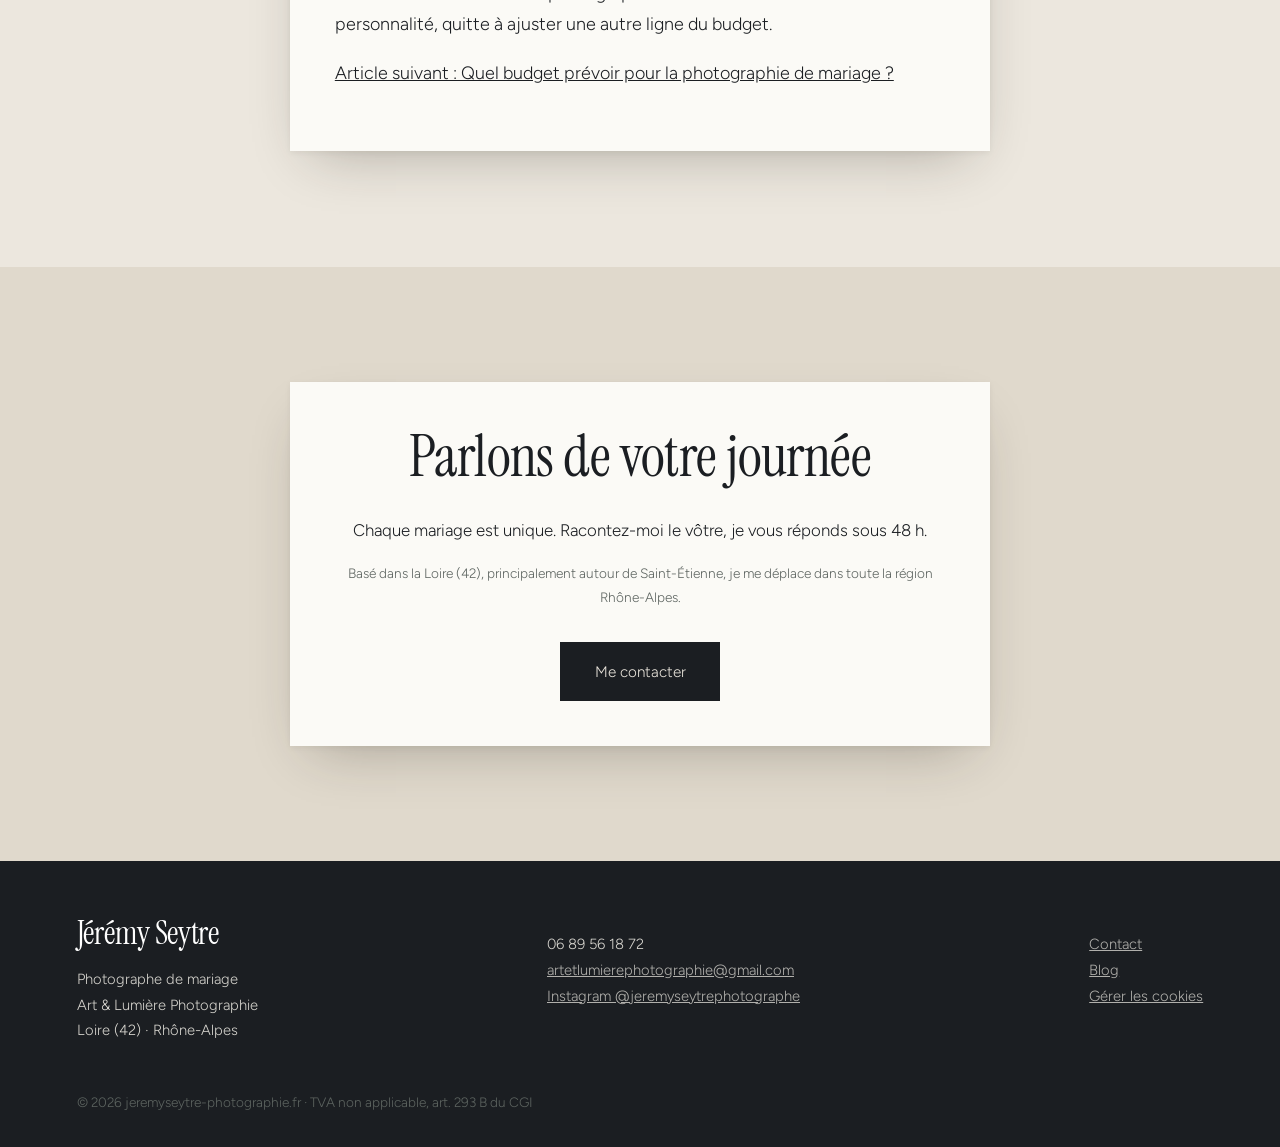
<file: choisir-photographe-mariage.html>
<!DOCTYPE html>
<html lang="fr">
<head>
<meta charset="utf-8">
<meta name="viewport" content="width=device-width, initial-scale=1, viewport-fit=cover">
<title>Comment choisir son photographe de mariage · Jérémy Seytre</title>
<meta name="description" content="Regardez des reportages complets, pas seulement un portfolio de dix images : la cohérence du début à la fin dit tout. Vérifiez que le style (naturel, reportage, posé) correspond à ce que vous imaginez.">
<link rel="icon" type="image/png" href="favicon.png">
<link rel="apple-touch-icon" href="favicon.png">
<link rel="preconnect" href="https://fonts.googleapis.com">
<link rel="preconnect" href="https://fonts.gstatic.com" crossorigin>
<link href="https://fonts.googleapis.com/css2?family=Instrument+Serif:ital@0;1&family=Figtree:wght@300;400;500&display=swap" rel="stylesheet">
<link rel="stylesheet" href="style.css">
<noscript><style>.bt,#fl,#cc{display:none!important}@media(max-width:820px){header{position:static;flex-wrap:wrap}nav{position:static;transform:none;z-index:auto;flex-direction:row;flex-wrap:wrap;padding:0}main{padding-top:0}}</style></noscript>
</head>
<body>
<header id="hd"><a class="logo" href="index.html" aria-label="Accueil"><img src="logo.png" alt="Jérémy Seytre Photographe"></a>
<button class="bt" id="bt" aria-label="Menu" aria-controls="nv" aria-expanded="false">Menu</button>
<nav id="nv"><a href="index.html" data-r="accueil">Accueil</a><a href="mariage.html" data-r="mariage">Mariage</a><a href="blog.html" data-r="blog" class="on" aria-current="page">Blog</a><a href="contact.html" data-r="contact">Contact</a></nav></header>
<main id="app"><section class="ar"><div class="nr"><a class="sm" href="blog.html">← Blog</a><p class="sm" style="margin:2rem 0 0">Conseils</p><h1 class="rv">Comment choisir son photographe de mariage</h1></div><div class="w" style="margin:2rem auto"><figure class="ph rv " style="aspect-ratio:21/9;--h:0"><span>photo · a1</span></figure></div><div class="nr rv cd"><p>Regardez des reportages complets, pas seulement un portfolio de dix images : la cohérence du début à la fin dit tout. Vérifiez que le style (naturel, reportage, posé) correspond à ce que vous imaginez.</p><p>Le feeling compte autant que le talent : vous passerez la journée ensemble. Rencontrez-le, posez vos questions, et vérifiez matériel de secours, contrat, délais de livraison et droits d’utilisation des images.</p><p>Posez les bonnes questions : combien de photos recevrai-je, sous quel délai, qui conserve les fichiers et pendant combien de temps ? Comment le photographe réagit-il en cas d’imprévu ? Un professionnel sérieux répond sans détour et vous remet un contrat clair.</p><p>Méfiez-vous du seul critère du prix. Un tarif très bas cache souvent peu d’heures de présence, une retouche expéditive ou aucun matériel de secours. Mieux vaut un photographe dont vous aimez le travail et la personnalité, quitte à ajuster une autre ligne du budget.</p><p><a href="budget-photographe-mariage.html">Article suivant : Quel budget prévoir pour la photographie de mariage ?</a></p></div></section><section class="alt"><div class="nr rv cd" style="text-align:center"><h2>Parlons de votre journée</h2><p style="text-align:center">Chaque mariage est unique. Racontez-moi le vôtre, je vous réponds sous 48 h.</p><p style="text-align:center" class="sm">Basé dans la Loire (42), principalement autour de Saint-Étienne, je me déplace dans toute la région Rhône-Alpes.</p><a class="btn" href="contact.html">Me contacter</a></div></section></main>
<footer><div class="w"><div><h3>Jérémy Seytre</h3><p>Photographe de mariage<br>Art &amp; Lumière Photographie<br>Loire (42) · Rhône-Alpes</p></div>
<div><p>06 89 56 18 72<br><a href="mailto:artetlumierephotographie@gmail.com">artetlumierephotographie@gmail.com</a><br><a href="https://instagram.com/jeremyseytrephotographe" rel="noopener">Instagram @jeremyseytrephotographe</a></p></div>
<div><p><a href="contact.html">Contact</a><br><a href="blog.html">Blog</a><br><a href="#" id="ckr">Gérer les cookies</a></p></div></div>
<p class="sm w" style="margin-top:2rem">© 2026 jeremyseytre-photographie.fr · TVA non applicable, art. 293 B du CGI</p></footer>
<button class="btn" id="fl" type="button">Voir les formules</button>
<div id="cc" role="dialog" aria-label="Cookies"><p><b>Cookies.</b> Ce site n’utilise des cookies de mesure d’audience ou de contenus tiers qu’avec votre accord. Les cookies strictement nécessaires ne demandent aucun consentement.</p><button class="btn" data-c="1">Accepter</button><button class="btn l" data-c="0">Refuser</button></div>
<script src="app.js" defer></script>
</body>
</html>
</file>
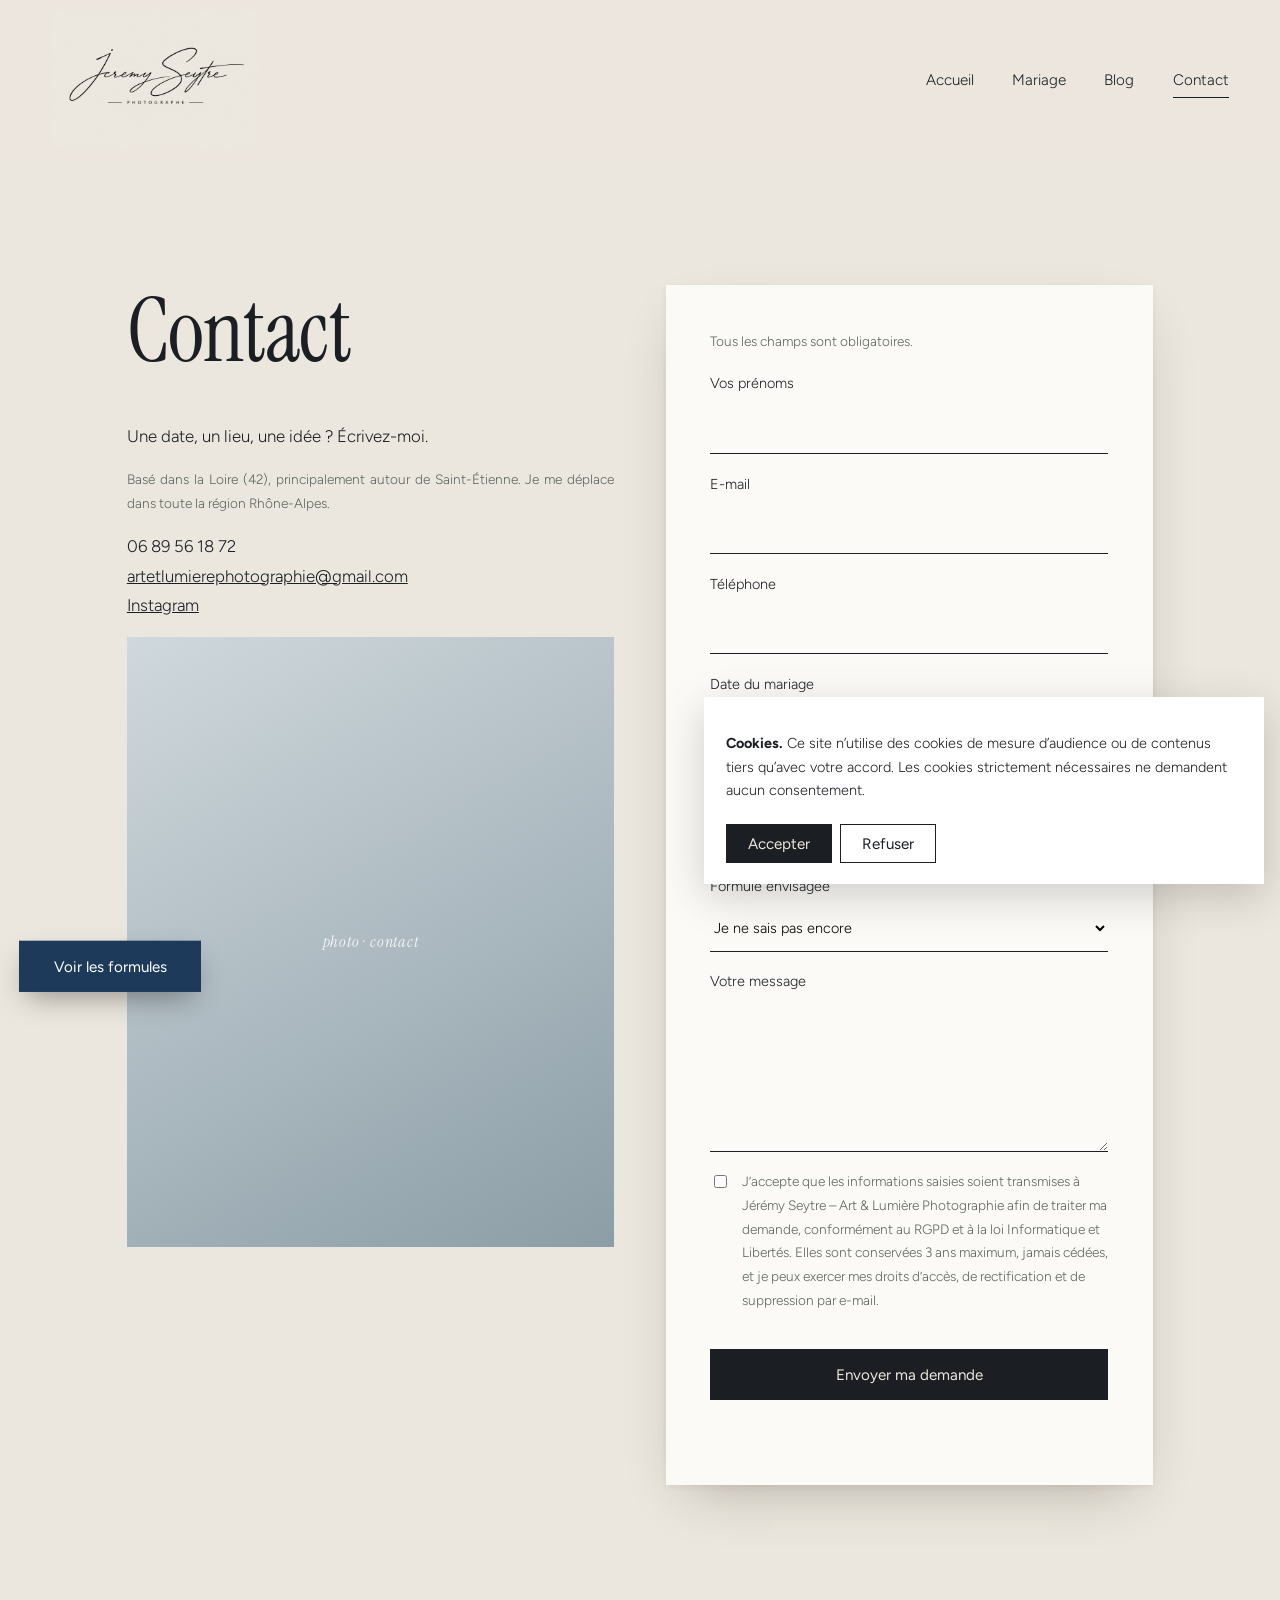
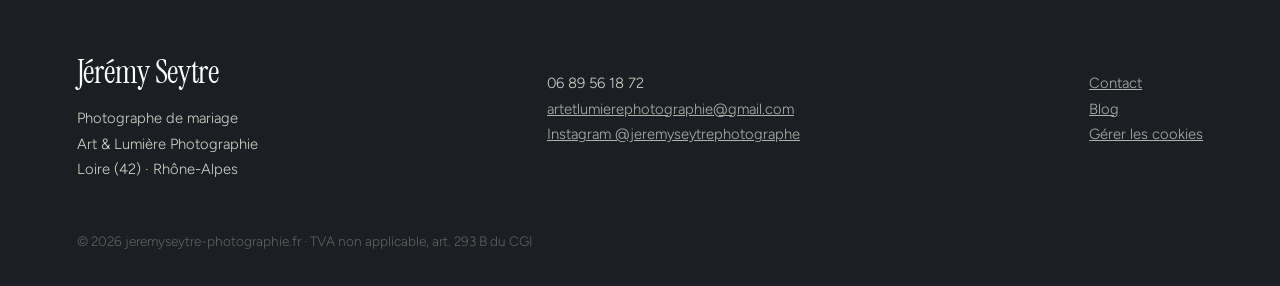
<file: contact.html>
<!DOCTYPE html>
<html lang="fr">
<head>
<meta charset="utf-8">
<meta name="viewport" content="width=device-width, initial-scale=1, viewport-fit=cover">
<title>Contact · Jérémy Seytre</title>
<meta name="description" content="Contactez Jérémy Seytre pour parler de votre mariage, de votre date et de vos envies de photographies.">
<link rel="icon" type="image/png" href="favicon.png">
<link rel="apple-touch-icon" href="favicon.png">
<link rel="preconnect" href="https://fonts.googleapis.com">
<link rel="preconnect" href="https://fonts.gstatic.com" crossorigin>
<link href="https://fonts.googleapis.com/css2?family=Instrument+Serif:ital@0;1&family=Figtree:wght@300;400;500&display=swap" rel="stylesheet">
<link rel="stylesheet" href="style.css">
<noscript><style>.bt,#fl,#cc{display:none!important}@media(max-width:820px){header{position:static;flex-wrap:wrap}nav{position:static;transform:none;z-index:auto;flex-direction:row;flex-wrap:wrap;padding:0}main{padding-top:0}}</style></noscript>
</head>
<body>
<header id="hd"><a class="logo" href="index.html" aria-label="Accueil"><img src="logo.png" alt="Jérémy Seytre Photographe"></a>
<button class="bt" id="bt" aria-label="Menu" aria-controls="nv" aria-expanded="false">Menu</button>
<nav id="nv"><a href="index.html" data-r="accueil">Accueil</a><a href="mariage.html" data-r="mariage">Mariage</a><a href="blog.html" data-r="blog">Blog</a><a href="contact.html" data-r="contact" class="on" aria-current="page">Contact</a></nav></header>
<main id="app"><section class="w g2" style="align-items:start"><div class="rv"><h1 style="font-size:clamp(2.8rem,7vw,5.5rem)">Contact</h1><p>Une date, un lieu, une idée ? Écrivez-moi.</p><p class="sm">Basé dans la Loire (42), principalement autour de Saint-Étienne. Je me déplace dans toute la région Rhône-Alpes.</p><p>06 89 56 18 72<br><a href="mailto:artetlumierephotographie@gmail.com">artetlumierephotographie@gmail.com</a><br><a href="https://instagram.com/jeremyseytrephotographe" rel="noopener">Instagram</a></p><figure class="ph rv " style="aspect-ratio:4/5;--h:200"><span>photo · contact</span></figure></div>
<form id="fm" class="rv cd" action="https://formspree.io/f/xdegezee" method="POST"><p class="sm" style="margin:0">Tous les champs sont obligatoires.</p><label>Vos prénoms<input name="noms" required autocomplete="name"></label><label>E-mail<input type="email" name="email" required autocomplete="email"></label><label>Téléphone<input type="tel" name="tel" autocomplete="tel" required></label><label>Date du mariage<input type="date" name="date" required></label><label>Lieu<input name="lieu" required></label><label>Formule envisagée<select name="formule"><option>Je ne sais pas encore</option><option>Essentielle</option><option>Complète</option><option>Prestige</option><option>Séance Engagement / Day After</option></select></label><label>Votre message<textarea name="message" rows="5" required></textarea></label>
<label class="cb"><input type="checkbox" name="rgpd" required><span>J’accepte que les informations saisies soient transmises à Jérémy Seytre – Art &amp; Lumière Photographie afin de traiter ma demande, conformément au RGPD et à la loi Informatique et Libertés. Elles sont conservées 3 ans maximum, jamais cédées, et je peux exercer mes droits d’accès, de rectification et de suppression par e-mail.</span></label>
<input name="_honey" style="display:none" tabindex="-1" autocomplete="off"><button class="btn">Envoyer ma demande</button><div id="msg" role="status"></div></form></section></main>
<footer><div class="w"><div><h3>Jérémy Seytre</h3><p>Photographe de mariage<br>Art &amp; Lumière Photographie<br>Loire (42) · Rhône-Alpes</p></div>
<div><p>06 89 56 18 72<br><a href="mailto:artetlumierephotographie@gmail.com">artetlumierephotographie@gmail.com</a><br><a href="https://instagram.com/jeremyseytrephotographe" rel="noopener">Instagram @jeremyseytrephotographe</a></p></div>
<div><p><a href="contact.html">Contact</a><br><a href="blog.html">Blog</a><br><a href="#" id="ckr">Gérer les cookies</a></p></div></div>
<p class="sm w" style="margin-top:2rem">© 2026 jeremyseytre-photographie.fr · TVA non applicable, art. 293 B du CGI</p></footer>
<button class="btn" id="fl" type="button">Voir les formules</button>
<div id="cc" role="dialog" aria-label="Cookies"><p><b>Cookies.</b> Ce site n’utilise des cookies de mesure d’audience ou de contenus tiers qu’avec votre accord. Les cookies strictement nécessaires ne demandent aucun consentement.</p><button class="btn" data-c="1">Accepter</button><button class="btn l" data-c="0">Refuser</button></div>
<script src="app.js" defer></script>
</body>
</html>
</file>
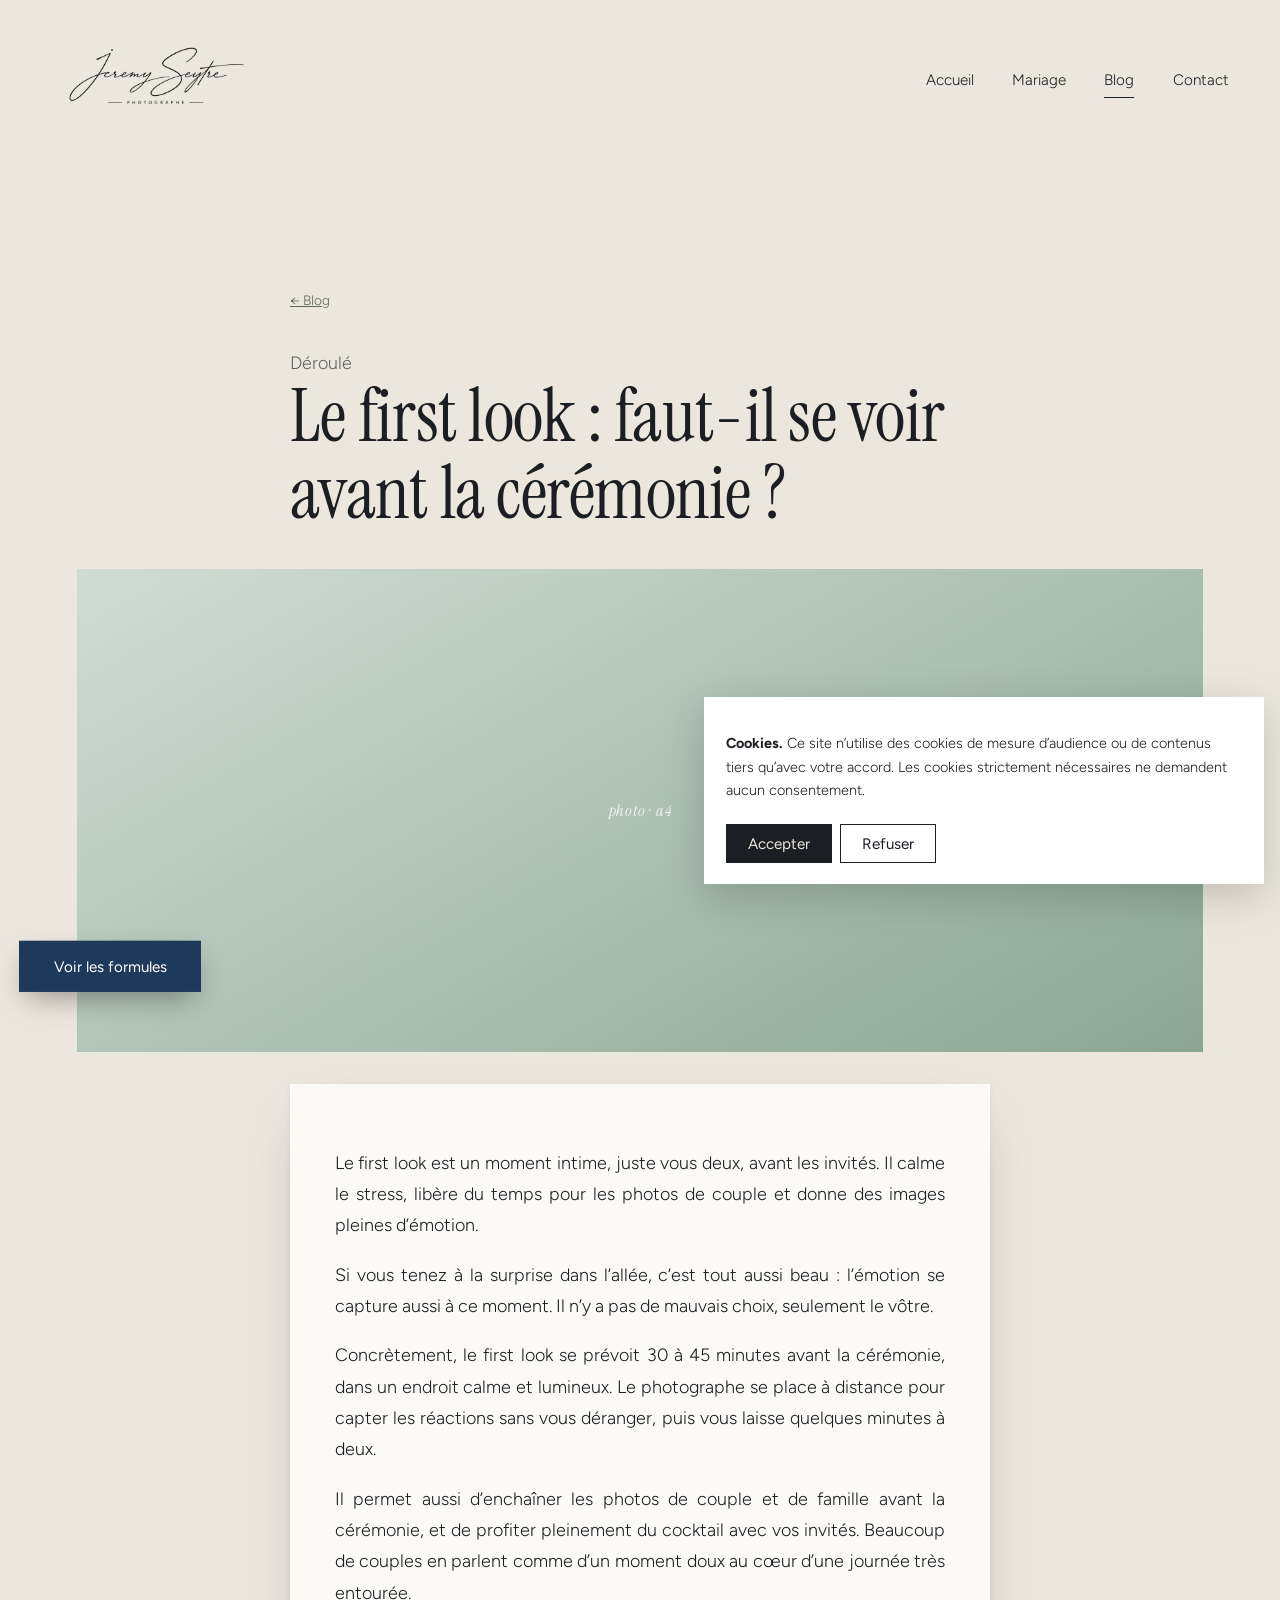
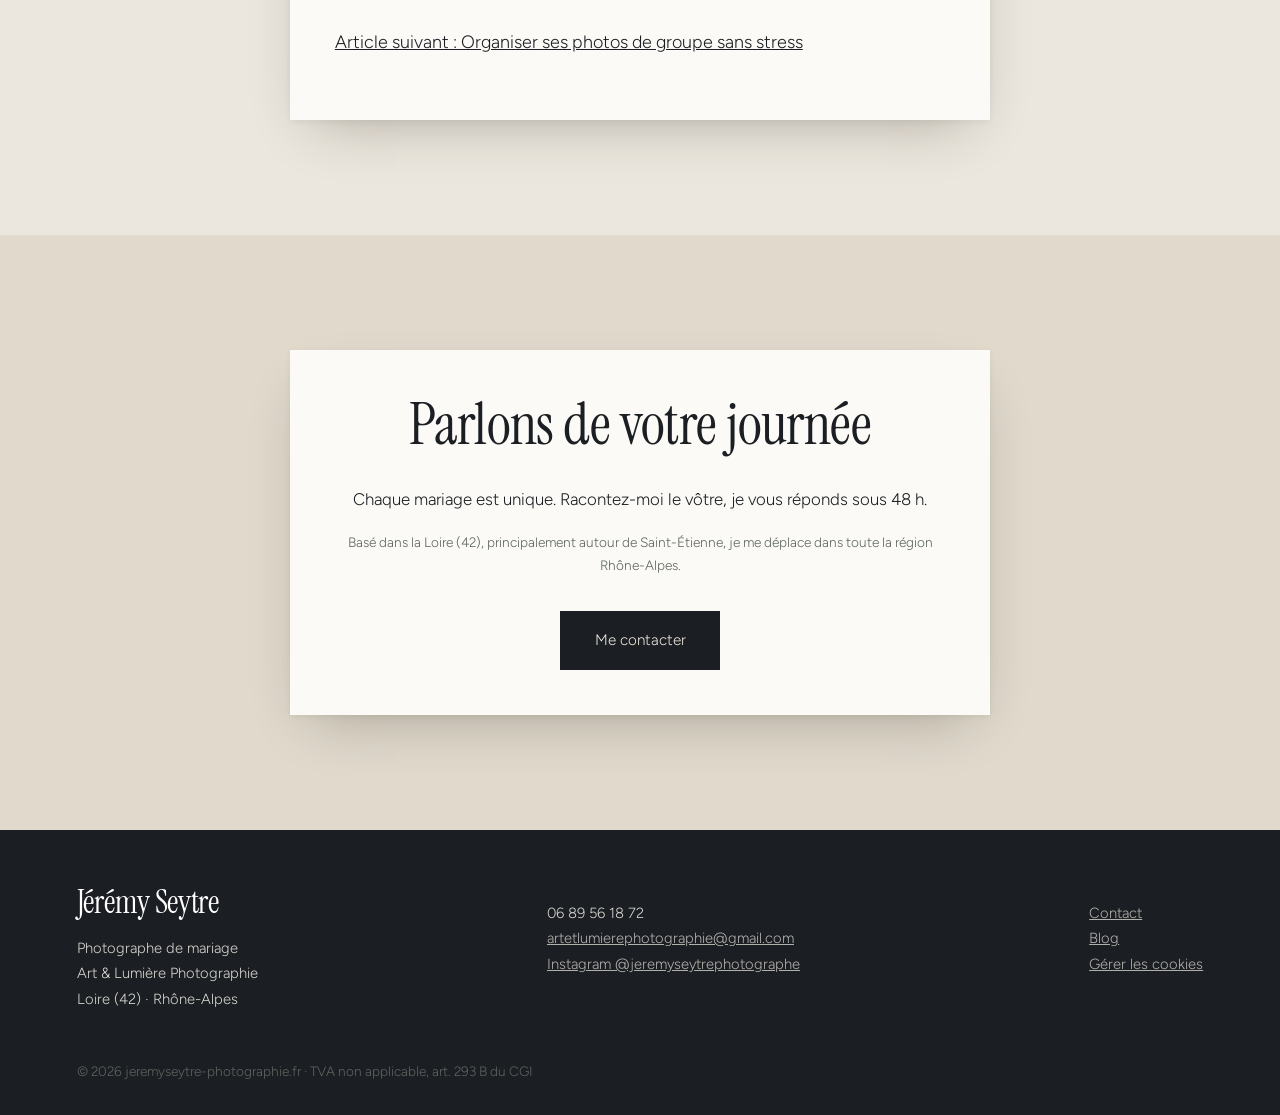
<file: first-look-mariage.html>
<!DOCTYPE html>
<html lang="fr">
<head>
<meta charset="utf-8">
<meta name="viewport" content="width=device-width, initial-scale=1, viewport-fit=cover">
<title>Le first look : faut-il se voir avant la cérémonie ? · Jérémy Seytre</title>
<meta name="description" content="Le first look est un moment intime, juste vous deux, avant les invités. Il calme le stress, libère du temps pour les photos de couple et donne des images pleines d’émotion.">
<link rel="icon" type="image/png" href="favicon.png">
<link rel="apple-touch-icon" href="favicon.png">
<link rel="preconnect" href="https://fonts.googleapis.com">
<link rel="preconnect" href="https://fonts.gstatic.com" crossorigin>
<link href="https://fonts.googleapis.com/css2?family=Instrument+Serif:ital@0;1&family=Figtree:wght@300;400;500&display=swap" rel="stylesheet">
<link rel="stylesheet" href="style.css">
<noscript><style>.bt,#fl,#cc{display:none!important}@media(max-width:820px){header{position:static;flex-wrap:wrap}nav{position:static;transform:none;z-index:auto;flex-direction:row;flex-wrap:wrap;padding:0}main{padding-top:0}}</style></noscript>
</head>
<body>
<header id="hd"><a class="logo" href="index.html" aria-label="Accueil"><img src="logo.png" alt="Jérémy Seytre Photographe"></a>
<button class="bt" id="bt" aria-label="Menu" aria-controls="nv" aria-expanded="false">Menu</button>
<nav id="nv"><a href="index.html" data-r="accueil">Accueil</a><a href="mariage.html" data-r="mariage">Mariage</a><a href="blog.html" data-r="blog" class="on" aria-current="page">Blog</a><a href="contact.html" data-r="contact">Contact</a></nav></header>
<main id="app"><section class="ar"><div class="nr"><a class="sm" href="blog.html">← Blog</a><p class="sm" style="margin:2rem 0 0">Déroulé</p><h1 class="rv">Le first look : faut-il se voir avant la cérémonie ?</h1></div><div class="w" style="margin:2rem auto"><figure class="ph rv " style="aspect-ratio:21/9;--h:141"><span>photo · a4</span></figure></div><div class="nr rv cd"><p>Le first look est un moment intime, juste vous deux, avant les invités. Il calme le stress, libère du temps pour les photos de couple et donne des images pleines d’émotion.</p><p>Si vous tenez à la surprise dans l’allée, c’est tout aussi beau : l’émotion se capture aussi à ce moment. Il n’y a pas de mauvais choix, seulement le vôtre.</p><p>Concrètement, le first look se prévoit 30 à 45 minutes avant la cérémonie, dans un endroit calme et lumineux. Le photographe se place à distance pour capter les réactions sans vous déranger, puis vous laisse quelques minutes à deux.</p><p>Il permet aussi d’enchaîner les photos de couple et de famille avant la cérémonie, et de profiter pleinement du cocktail avec vos invités. Beaucoup de couples en parlent comme d’un moment doux au cœur d’une journée très entourée.</p><p><a href="photos-groupe-mariage.html">Article suivant : Organiser ses photos de groupe sans stress</a></p></div></section><section class="alt"><div class="nr rv cd" style="text-align:center"><h2>Parlons de votre journée</h2><p style="text-align:center">Chaque mariage est unique. Racontez-moi le vôtre, je vous réponds sous 48 h.</p><p style="text-align:center" class="sm">Basé dans la Loire (42), principalement autour de Saint-Étienne, je me déplace dans toute la région Rhône-Alpes.</p><a class="btn" href="contact.html">Me contacter</a></div></section></main>
<footer><div class="w"><div><h3>Jérémy Seytre</h3><p>Photographe de mariage<br>Art &amp; Lumière Photographie<br>Loire (42) · Rhône-Alpes</p></div>
<div><p>06 89 56 18 72<br><a href="mailto:artetlumierephotographie@gmail.com">artetlumierephotographie@gmail.com</a><br><a href="https://instagram.com/jeremyseytrephotographe" rel="noopener">Instagram @jeremyseytrephotographe</a></p></div>
<div><p><a href="contact.html">Contact</a><br><a href="blog.html">Blog</a><br><a href="#" id="ckr">Gérer les cookies</a></p></div></div>
<p class="sm w" style="margin-top:2rem">© 2026 jeremyseytre-photographie.fr · TVA non applicable, art. 293 B du CGI</p></footer>
<button class="btn" id="fl" type="button">Voir les formules</button>
<div id="cc" role="dialog" aria-label="Cookies"><p><b>Cookies.</b> Ce site n’utilise des cookies de mesure d’audience ou de contenus tiers qu’avec votre accord. Les cookies strictement nécessaires ne demandent aucun consentement.</p><button class="btn" data-c="1">Accepter</button><button class="btn l" data-c="0">Refuser</button></div>
<script src="app.js" defer></script>
</body>
</html>
</file>
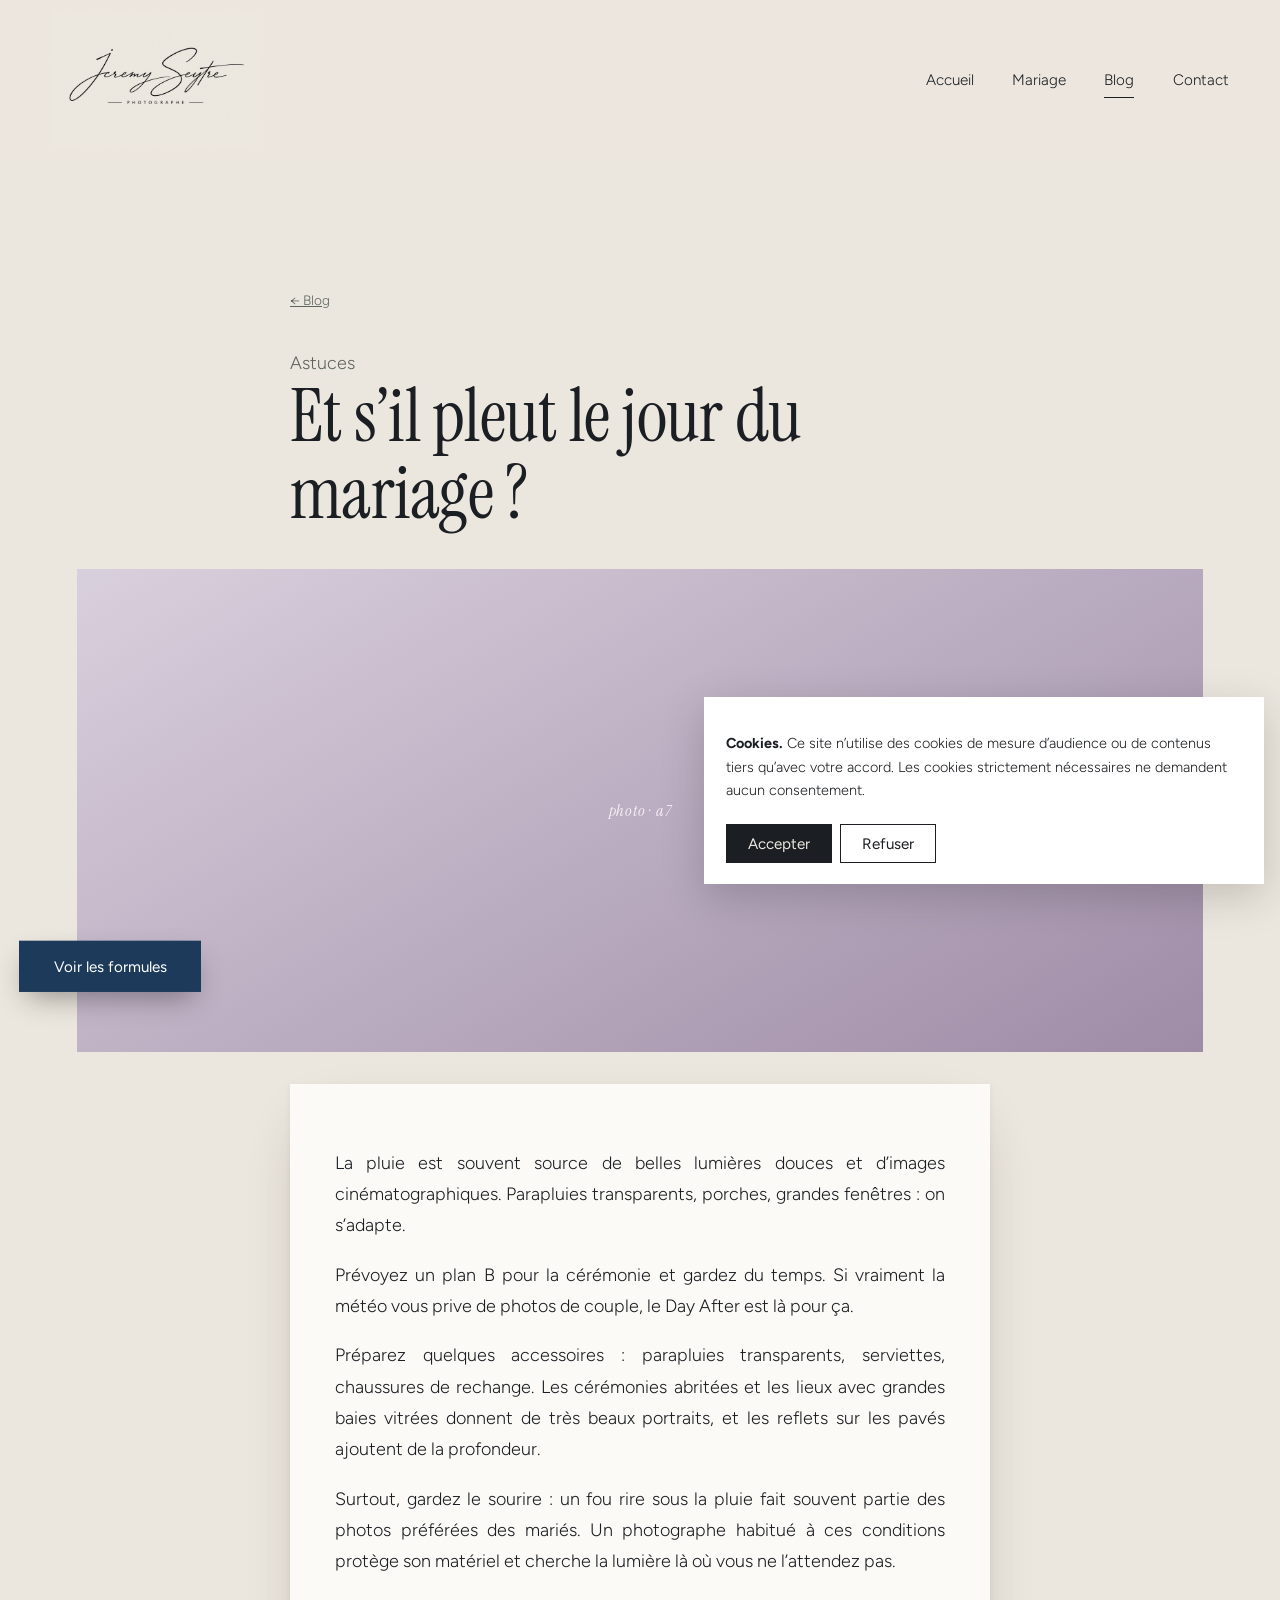
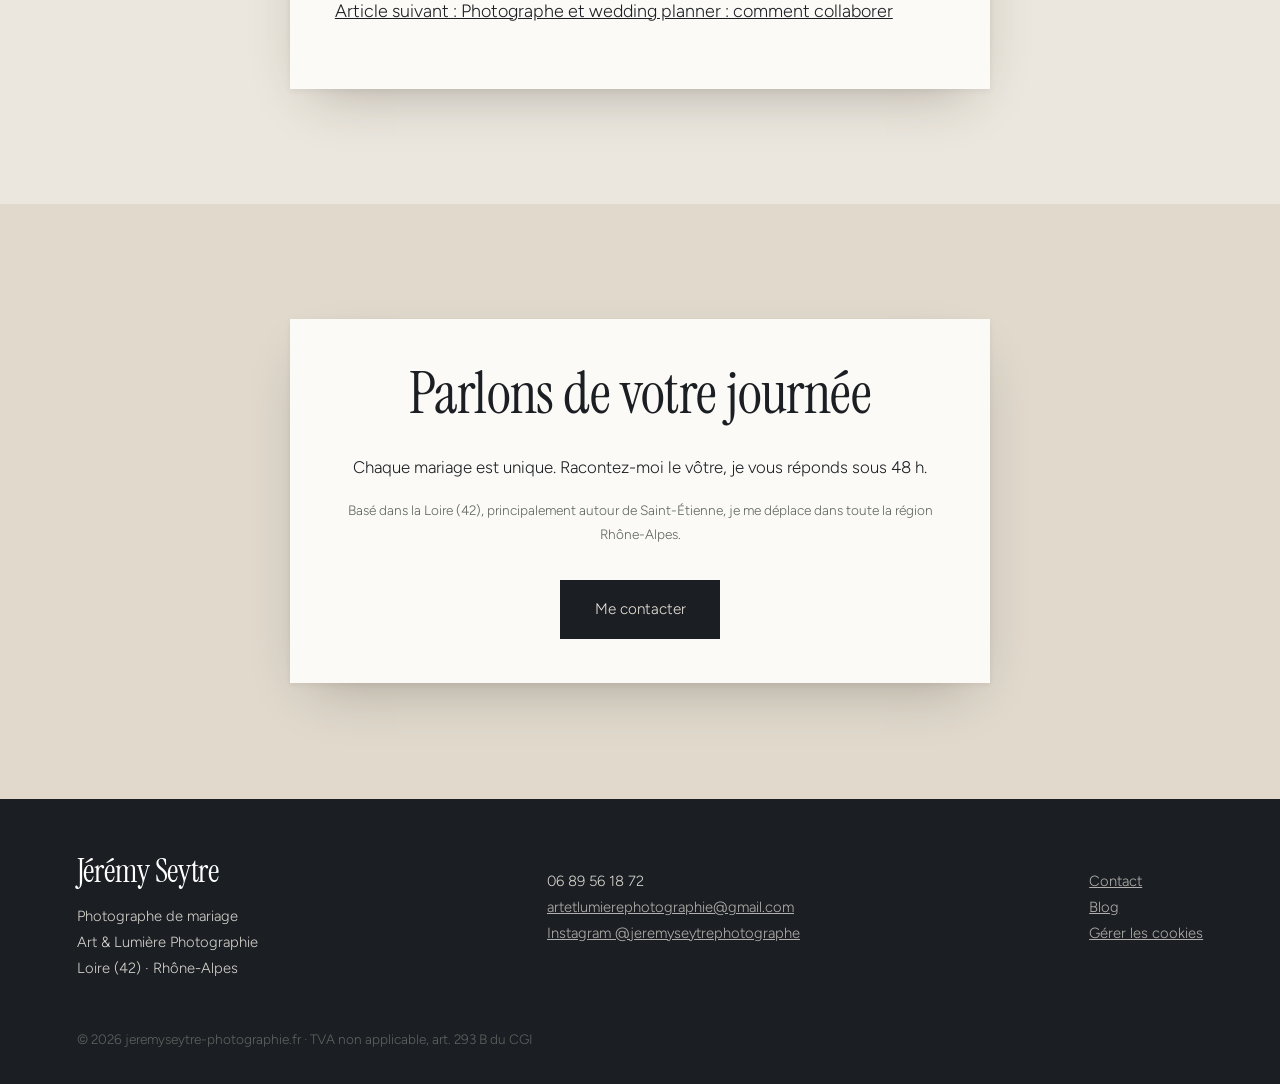
<file: mariage-sous-la-pluie.html>
<!DOCTYPE html>
<html lang="fr">
<head>
<meta charset="utf-8">
<meta name="viewport" content="width=device-width, initial-scale=1, viewport-fit=cover">
<title>Et s’il pleut le jour du mariage ? · Jérémy Seytre</title>
<meta name="description" content="La pluie est souvent source de belles lumières douces et d’images cinématographiques. Parapluies transparents, porches, grandes fenêtres : on s’adapte.">
<link rel="icon" type="image/png" href="favicon.png">
<link rel="apple-touch-icon" href="favicon.png">
<link rel="preconnect" href="https://fonts.googleapis.com">
<link rel="preconnect" href="https://fonts.gstatic.com" crossorigin>
<link href="https://fonts.googleapis.com/css2?family=Instrument+Serif:ital@0;1&family=Figtree:wght@300;400;500&display=swap" rel="stylesheet">
<link rel="stylesheet" href="style.css">
<noscript><style>.bt,#fl,#cc{display:none!important}@media(max-width:820px){header{position:static;flex-wrap:wrap}nav{position:static;transform:none;z-index:auto;flex-direction:row;flex-wrap:wrap;padding:0}main{padding-top:0}}</style></noscript>
</head>
<body>
<header id="hd"><a class="logo" href="index.html" aria-label="Accueil"><img src="logo.png" alt="Jérémy Seytre Photographe"></a>
<button class="bt" id="bt" aria-label="Menu" aria-controls="nv" aria-expanded="false">Menu</button>
<nav id="nv"><a href="index.html" data-r="accueil">Accueil</a><a href="mariage.html" data-r="mariage">Mariage</a><a href="blog.html" data-r="blog" class="on" aria-current="page">Blog</a><a href="contact.html" data-r="contact">Contact</a></nav></header>
<main id="app"><section class="ar"><div class="nr"><a class="sm" href="blog.html">← Blog</a><p class="sm" style="margin:2rem 0 0">Astuces</p><h1 class="rv">Et s’il pleut le jour du mariage ?</h1></div><div class="w" style="margin:2rem auto"><figure class="ph rv " style="aspect-ratio:21/9;--h:282"><span>photo · a7</span></figure></div><div class="nr rv cd"><p>La pluie est souvent source de belles lumières douces et d’images cinématographiques. Parapluies transparents, porches, grandes fenêtres : on s’adapte.</p><p>Prévoyez un plan B pour la cérémonie et gardez du temps. Si vraiment la météo vous prive de photos de couple, le Day After est là pour ça.</p><p>Préparez quelques accessoires : parapluies transparents, serviettes, chaussures de rechange. Les cérémonies abritées et les lieux avec grandes baies vitrées donnent de très beaux portraits, et les reflets sur les pavés ajoutent de la profondeur.</p><p>Surtout, gardez le sourire : un fou rire sous la pluie fait souvent partie des photos préférées des mariés. Un photographe habitué à ces conditions protège son matériel et cherche la lumière là où vous ne l’attendez pas.</p><p><a href="photographe-wedding-planner.html">Article suivant : Photographe et wedding planner : comment collaborer</a></p></div></section><section class="alt"><div class="nr rv cd" style="text-align:center"><h2>Parlons de votre journée</h2><p style="text-align:center">Chaque mariage est unique. Racontez-moi le vôtre, je vous réponds sous 48 h.</p><p style="text-align:center" class="sm">Basé dans la Loire (42), principalement autour de Saint-Étienne, je me déplace dans toute la région Rhône-Alpes.</p><a class="btn" href="contact.html">Me contacter</a></div></section></main>
<footer><div class="w"><div><h3>Jérémy Seytre</h3><p>Photographe de mariage<br>Art &amp; Lumière Photographie<br>Loire (42) · Rhône-Alpes</p></div>
<div><p>06 89 56 18 72<br><a href="mailto:artetlumierephotographie@gmail.com">artetlumierephotographie@gmail.com</a><br><a href="https://instagram.com/jeremyseytrephotographe" rel="noopener">Instagram @jeremyseytrephotographe</a></p></div>
<div><p><a href="contact.html">Contact</a><br><a href="blog.html">Blog</a><br><a href="#" id="ckr">Gérer les cookies</a></p></div></div>
<p class="sm w" style="margin-top:2rem">© 2026 jeremyseytre-photographie.fr · TVA non applicable, art. 293 B du CGI</p></footer>
<button class="btn" id="fl" type="button">Voir les formules</button>
<div id="cc" role="dialog" aria-label="Cookies"><p><b>Cookies.</b> Ce site n’utilise des cookies de mesure d’audience ou de contenus tiers qu’avec votre accord. Les cookies strictement nécessaires ne demandent aucun consentement.</p><button class="btn" data-c="1">Accepter</button><button class="btn l" data-c="0">Refuser</button></div>
<script src="app.js" defer></script>
</body>
</html>
</file>
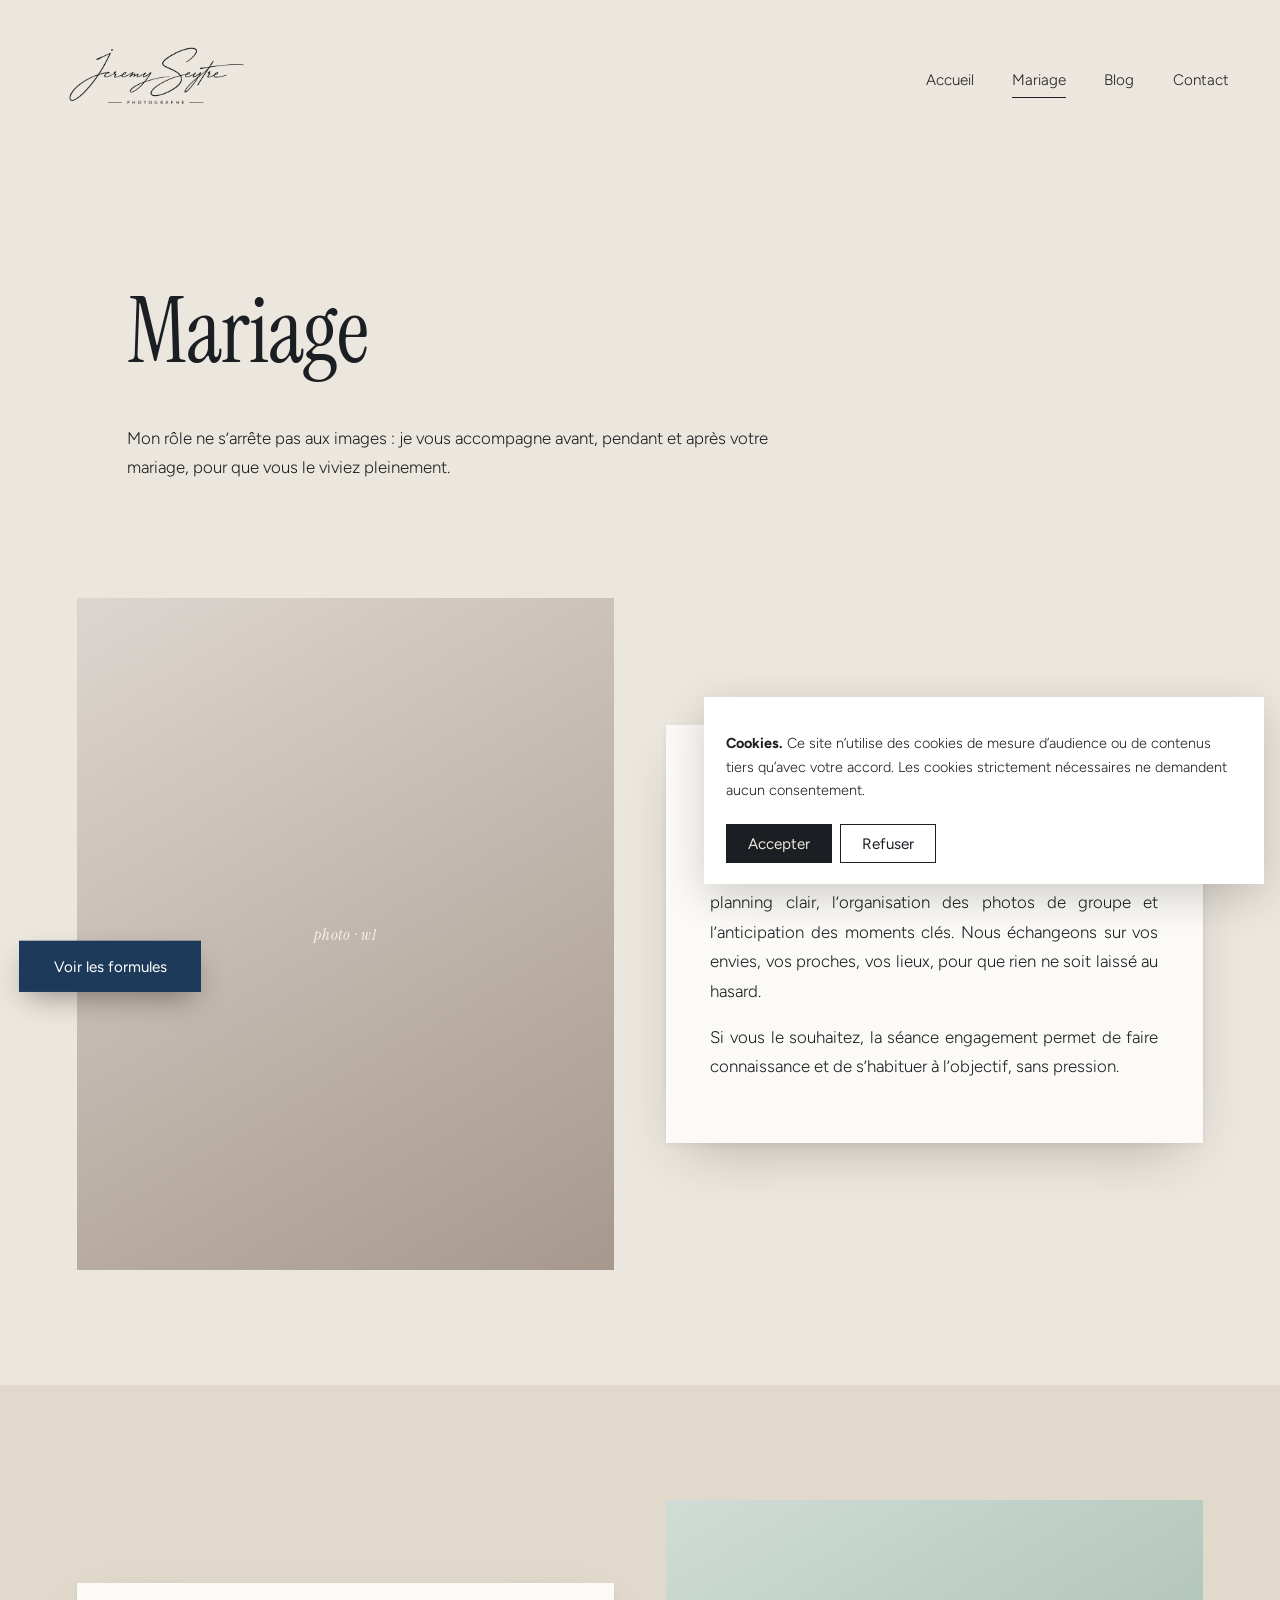
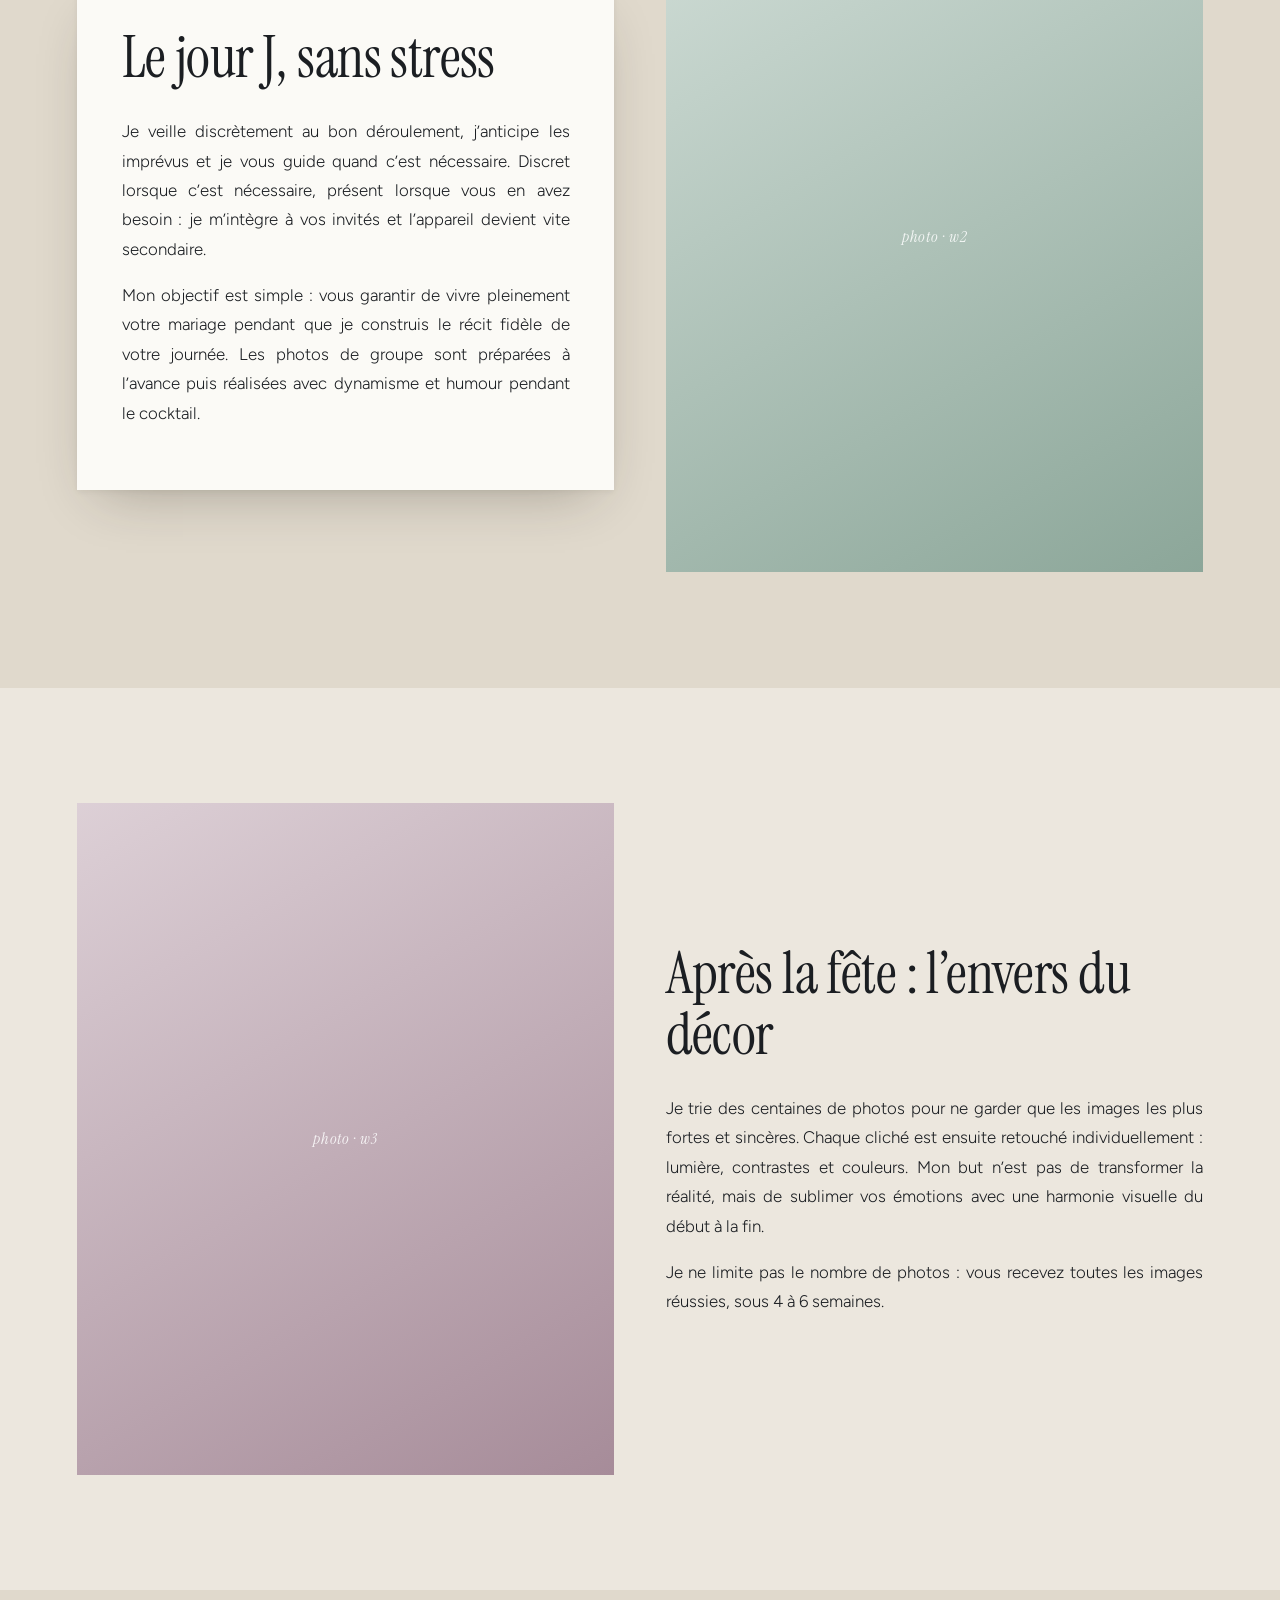
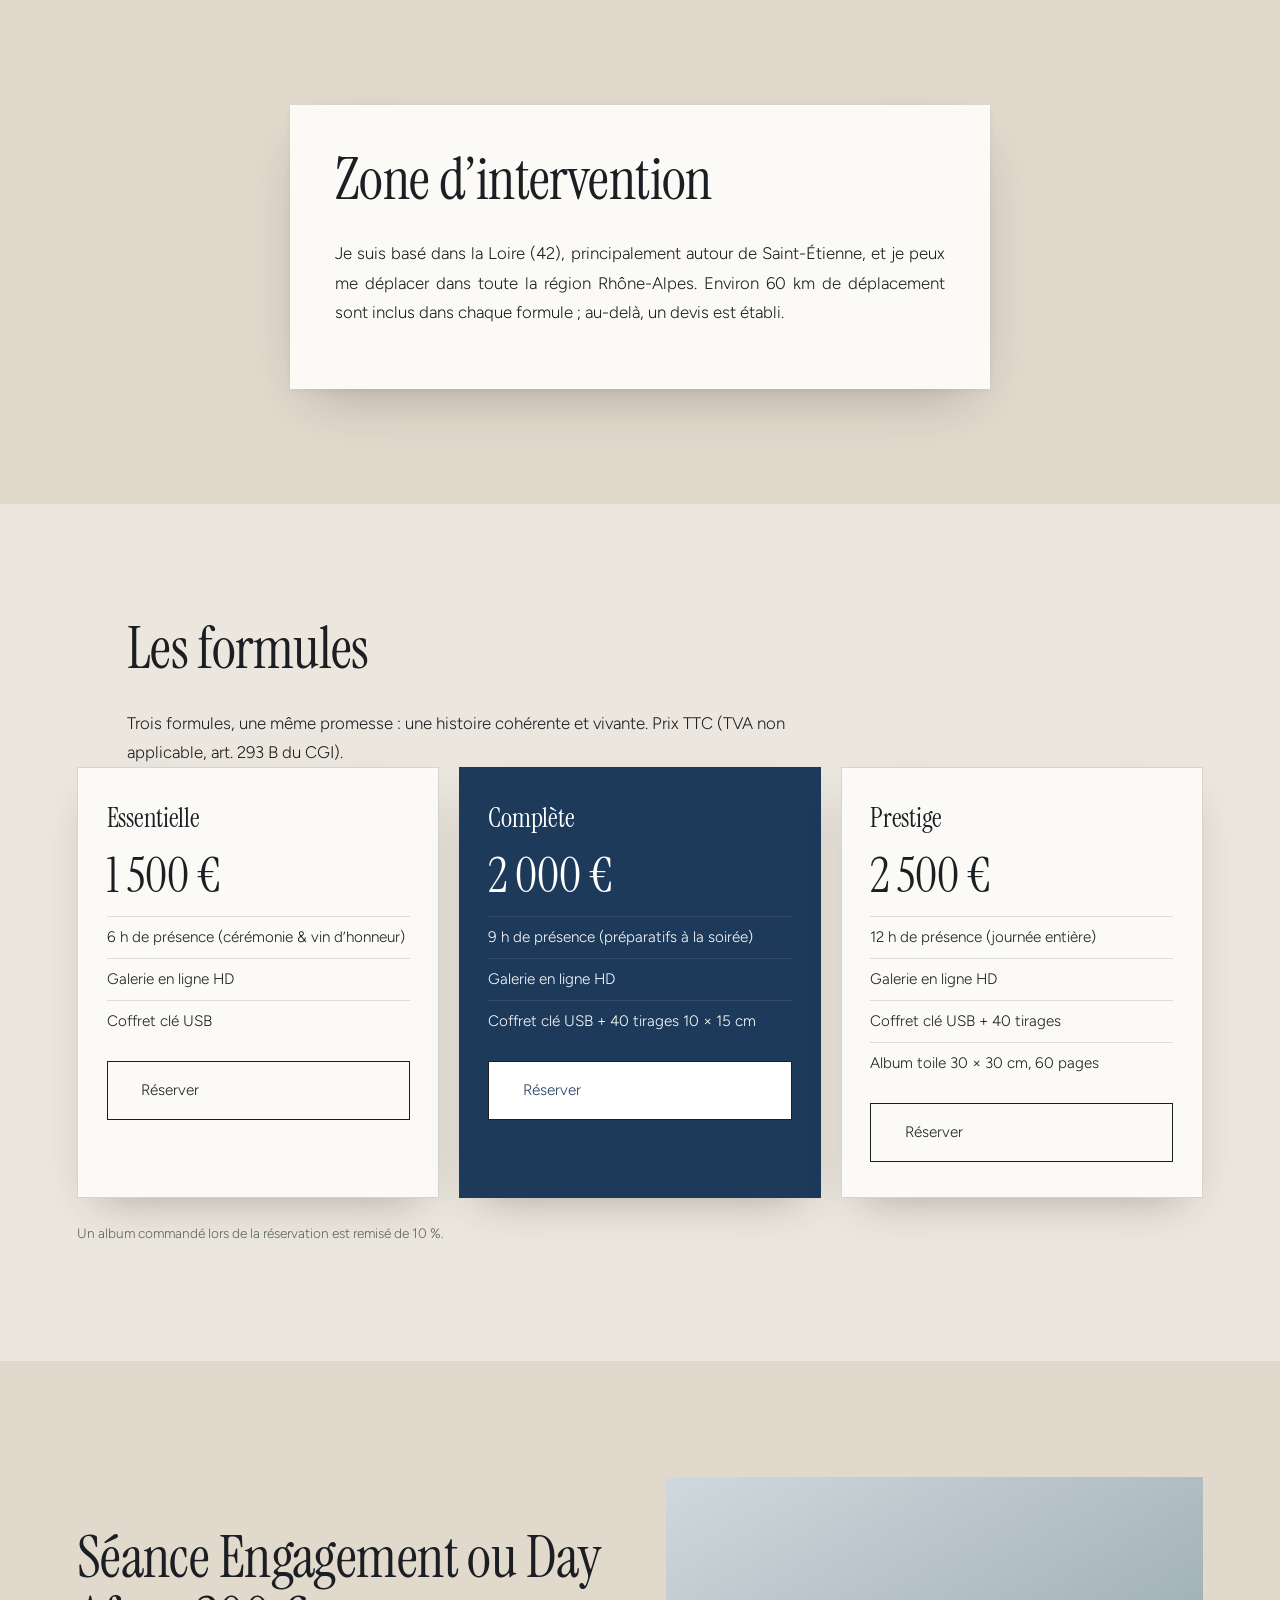
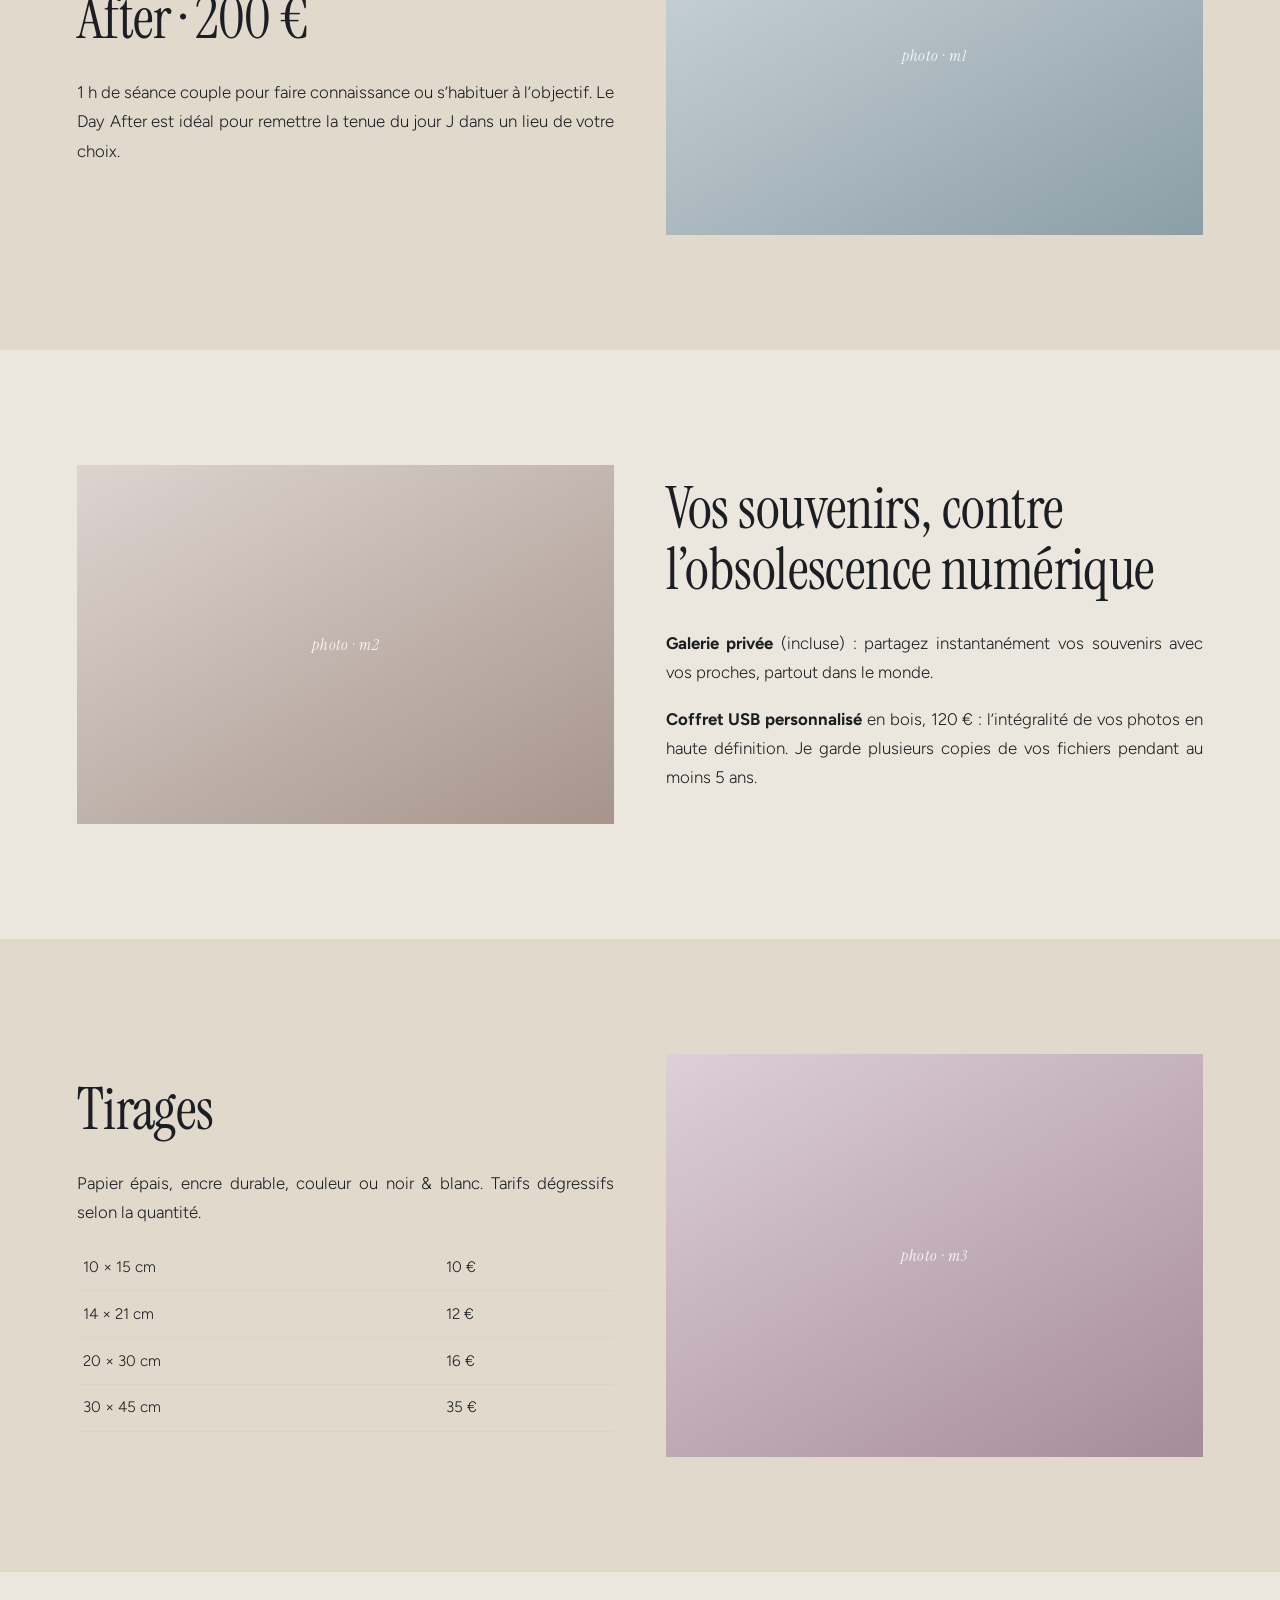
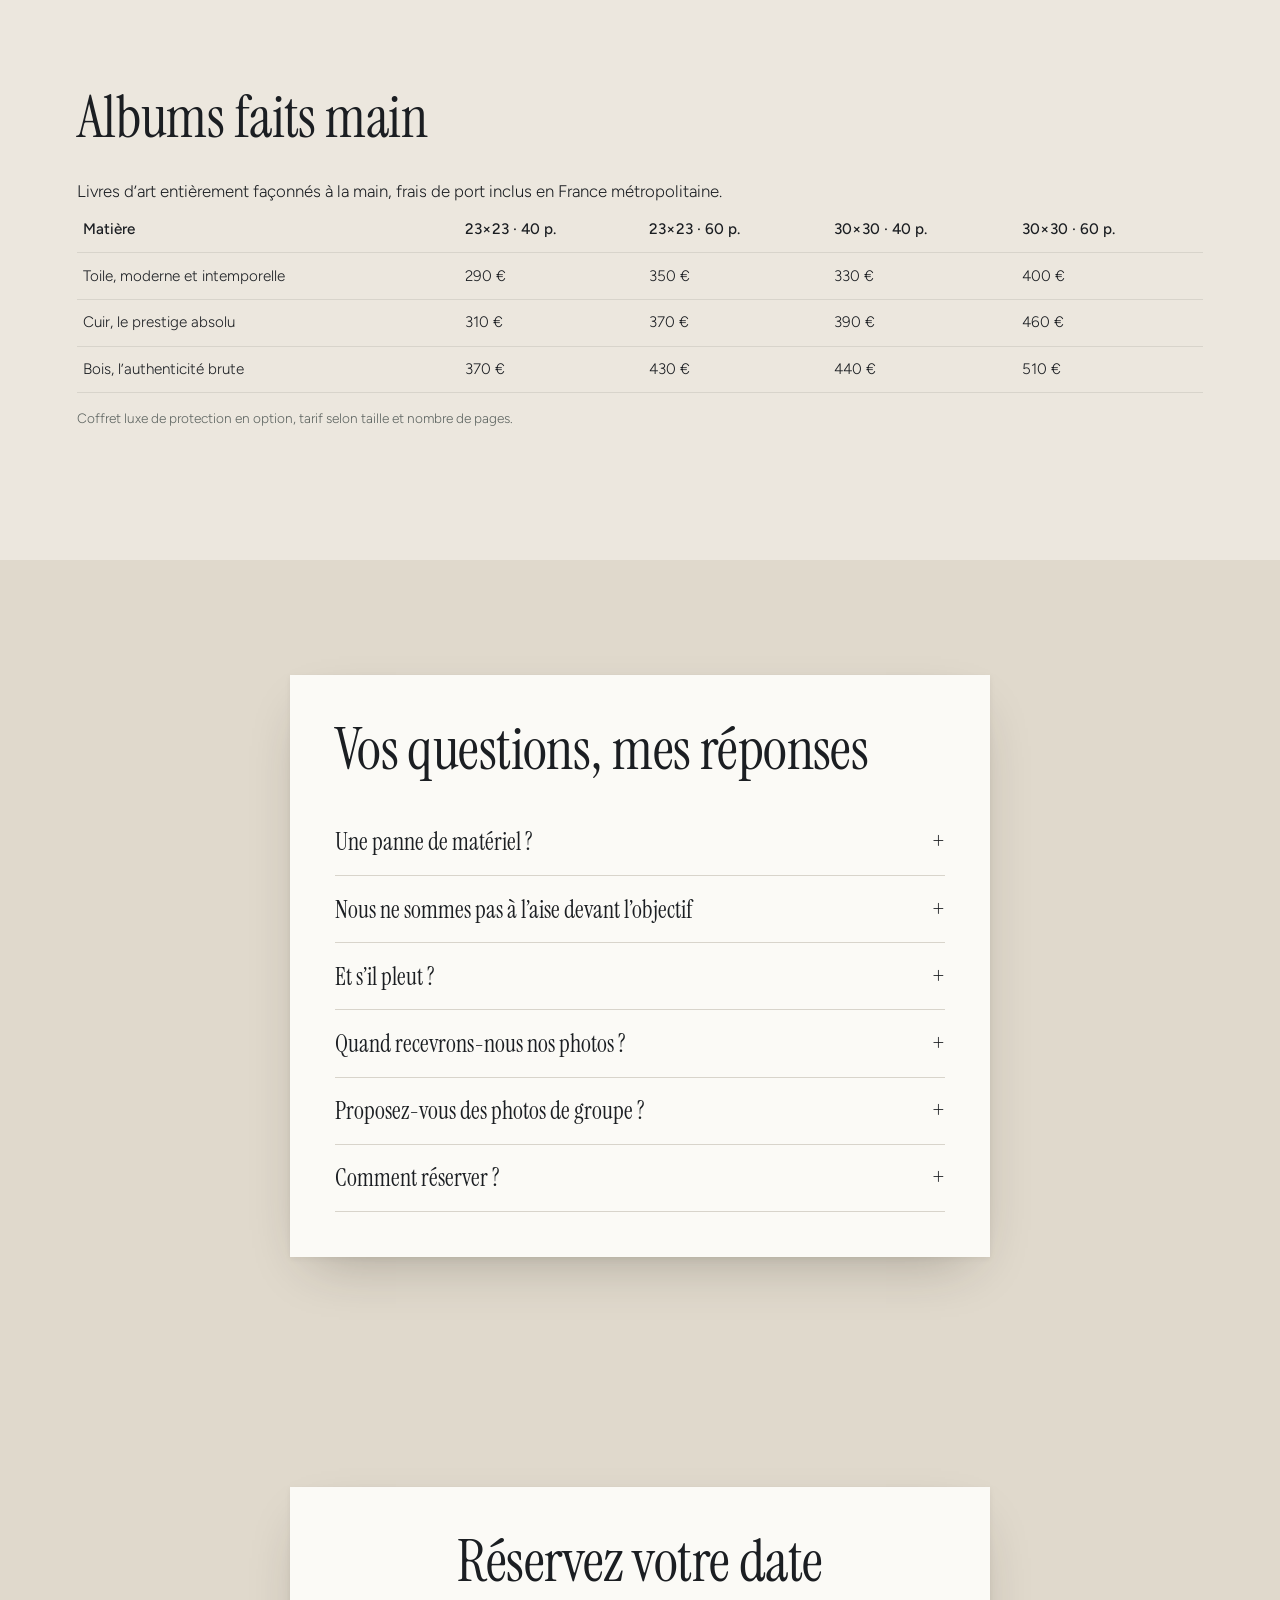
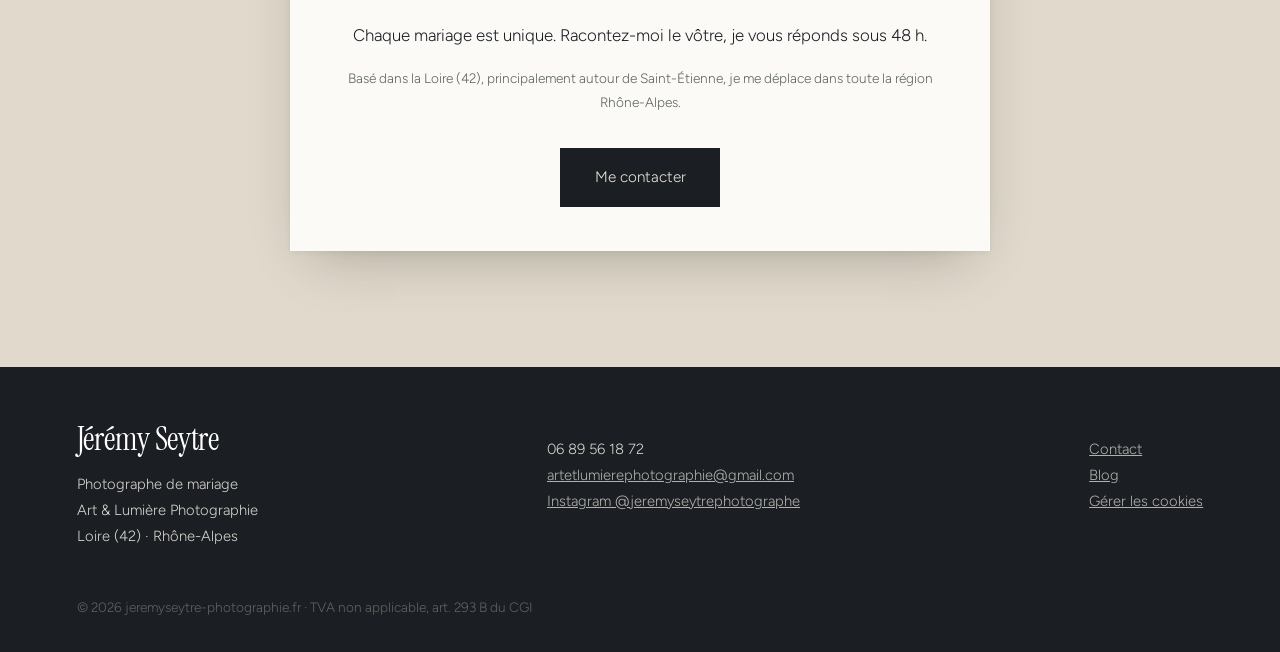
<file: mariage.html>
<!DOCTYPE html>
<html lang="fr">
<head>
<meta charset="utf-8">
<meta name="viewport" content="width=device-width, initial-scale=1, viewport-fit=cover">
<title>Mariage et tarifs · Jérémy Seytre</title>
<meta name="description" content="Découvrez mon accompagnement et mes formules de photographie de mariage : Essentielle, Complète et Prestige, de 1 500 à 2 500 €.">
<link rel="icon" type="image/png" href="favicon.png">
<link rel="apple-touch-icon" href="favicon.png">
<link rel="preconnect" href="https://fonts.googleapis.com">
<link rel="preconnect" href="https://fonts.gstatic.com" crossorigin>
<link href="https://fonts.googleapis.com/css2?family=Instrument+Serif:ital@0;1&family=Figtree:wght@300;400;500&display=swap" rel="stylesheet">
<link rel="stylesheet" href="style.css">
<noscript><style>.bt,#fl,#cc{display:none!important}@media(max-width:820px){header{position:static;flex-wrap:wrap}nav{position:static;transform:none;z-index:auto;flex-direction:row;flex-wrap:wrap;padding:0}main{padding-top:0}}</style></noscript>
</head>
<body>
<header id="hd"><a class="logo" href="index.html" aria-label="Accueil"><img src="logo.png" alt="Jérémy Seytre Photographe"></a>
<button class="bt" id="bt" aria-label="Menu" aria-controls="nv" aria-expanded="false">Menu</button>
<nav id="nv"><a href="index.html" data-r="accueil">Accueil</a><a href="mariage.html" data-r="mariage" class="on" aria-current="page">Mariage</a><a href="blog.html" data-r="blog">Blog</a><a href="contact.html" data-r="contact">Contact</a></nav></header>
<main id="app"><section class="w"><h1 class="rv" style="font-size:clamp(2.8rem,7vw,6rem)">Mariage</h1><p class="rv nr" style="margin:0">Mon rôle ne s’arrête pas aux images : je vous accompagne avant, pendant et après votre mariage, pour que vous le viviez pleinement.</p></section>
<section style="padding-top:0"><div class="w g2"><figure class="ph rv " style="aspect-ratio:4/5;--h:28"><span>photo · w1</span></figure><div class="rv cd"><h2>Avant le jour J</h2><p>En amont, je vous aide à structurer votre journée : un planning clair, l’organisation des photos de groupe et l’anticipation des moments clés. Nous échangeons sur vos envies, vos proches, vos lieux, pour que rien ne soit laissé au hasard.</p><p>Si vous le souhaitez, la séance engagement permet de faire connaissance et de s’habituer à l’objectif, sans pression.</p></div></div></section>
<section class="alt"><div class="w g2"><div class="rv cd"><h2>Le jour J, sans stress</h2><p>Je veille discrètement au bon déroulement, j’anticipe les imprévus et je vous guide quand c’est nécessaire. Discret lorsque c’est nécessaire, présent lorsque vous en avez besoin : je m’intègre à vos invités et l’appareil devient vite secondaire.</p><p>Mon objectif est simple : vous garantir de vivre pleinement votre mariage pendant que je construis le récit fidèle de votre journée. Les photos de groupe sont préparées à l’avance puis réalisées avec dynamisme et humour pendant le cocktail.</p></div><figure class="ph rv " style="aspect-ratio:4/5;--h:150"><span>photo · w2</span></figure></div></section>
<section><div class="w g2"><figure class="ph rv " style="aspect-ratio:4/5;--h:330"><span>photo · w3</span></figure><div class="rv"><h2>Après la fête : l’envers du décor</h2><p>Je trie des centaines de photos pour ne garder que les images les plus fortes et sincères. Chaque cliché est ensuite retouché individuellement : lumière, contrastes et couleurs. Mon but n’est pas de transformer la réalité, mais de sublimer vos émotions avec une harmonie visuelle du début à la fin.</p><p>Je ne limite pas le nombre de photos : vous recevez toutes les images réussies, sous 4 à 6 semaines.</p></div></div></section>
<section class="alt"><div class="nr rv cd"><h2>Zone d’intervention</h2><p>Je suis basé dans la Loire (42), principalement autour de Saint-Étienne, et je peux me déplacer dans toute la région Rhône-Alpes. Environ 60 km de déplacement sont inclus dans chaque formule ; au-delà, un devis est établi.</p></div></section>
<section id="formules" class="w" style="padding-bottom:0"><h2 class="rv">Les formules</h2><p class="rv nr" style="margin:0">Trois formules, une même promesse : une histoire cohérente et vivante. Prix TTC (TVA non applicable, art. 293 B du CGI).</p></section>
<section style="padding-top:0"><div class="w pl">
<div class="pk rv"><h3>Essentielle</h3><b>1 500 €</b><ul><li>6 h de présence (cérémonie &amp; vin d’honneur)</li><li>Galerie en ligne HD</li><li>Coffret clé USB</li></ul><a class="btn l" href="contact.html">Réserver</a></div>
<div class="pk f rv"><h3>Complète</h3><b>2 000 €</b><ul><li>9 h de présence (préparatifs à la soirée)</li><li>Galerie en ligne HD</li><li>Coffret clé USB + 40 tirages 10 × 15 cm</li></ul><a class="btn" style="background:#fff;color:var(--navy)" href="contact.html">Réserver</a></div>
<div class="pk rv"><h3>Prestige</h3><b>2 500 €</b><ul><li>12 h de présence (journée entière)</li><li>Galerie en ligne HD</li><li>Coffret clé USB + 40 tirages</li><li>Album toile 30 × 30 cm, 60 pages</li></ul><a class="btn l" href="contact.html">Réserver</a></div></div>
<p class="sm w rv" style="margin-top:1.5rem">Un album commandé lors de la réservation est remisé de 10 %.</p></section>
<section class="alt"><div class="w g2"><div class="rv"><h2>Séance Engagement ou Day After · 200 €</h2><p>1 h de séance couple pour faire connaissance ou s’habituer à l’objectif. Le Day After est idéal pour remettre la tenue du jour J dans un lieu de votre choix.</p></div><figure class="ph rv " style="aspect-ratio:3/2;--h:200"><span>photo · m1</span></figure></div></section>
<section><div class="w g2"><figure class="ph rv " style="aspect-ratio:3/2;--h:20"><span>photo · m2</span></figure><div class="rv"><h2>Vos souvenirs, contre l’obsolescence numérique</h2><p><b>Galerie privée</b> (incluse) : partagez instantanément vos souvenirs avec vos proches, partout dans le monde.</p><p><b>Coffret USB personnalisé</b> en bois, 120 € : l’intégralité de vos photos en haute définition. Je garde plusieurs copies de vos fichiers pendant au moins 5 ans.</p></div></div></section>
<section class="alt"><div class="w g2"><div class="rv"><h2>Tirages</h2><p>Papier épais, encre durable, couleur ou noir &amp; blanc. Tarifs dégressifs selon la quantité.</p><table class="tb"><tr><td>10 × 15 cm</td><td>10 €</td></tr><tr><td>14 × 21 cm</td><td>12 €</td></tr><tr><td>20 × 30 cm</td><td>16 €</td></tr><tr><td>30 × 45 cm</td><td>35 €</td></tr></table></div><figure class="ph rv " style="aspect-ratio:4/3;--h:330"><span>photo · m3</span></figure></div></section>
<section><div class="w"><h2 class="rv">Albums faits main</h2><p class="rv nr" style="margin-left:0">Livres d’art entièrement façonnés à la main, frais de port inclus en France métropolitaine.</p><table class="tb rv"><tr><th>Matière</th><th>23×23 · 40 p.</th><th>23×23 · 60 p.</th><th>30×30 · 40 p.</th><th>30×30 · 60 p.</th></tr><tr><td>Toile, moderne et intemporelle</td><td>290 €</td><td>350 €</td><td>330 €</td><td>400 €</td></tr><tr><td>Cuir, le prestige absolu</td><td>310 €</td><td>370 €</td><td>390 €</td><td>460 €</td></tr><tr><td>Bois, l’authenticité brute</td><td>370 €</td><td>430 €</td><td>440 €</td><td>510 €</td></tr></table><p class="sm">Coffret luxe de protection en option, tarif selon taille et nombre de pages.</p></div></section>
<section class="alt"><div class="nr cd"><h2 class="rv">Vos questions, mes réponses</h2>
<details><summary>Une panne de matériel ?</summary><p>Je travaille toujours avec deux boîtiers professionnels, et vos photos sont sauvegardées en double sur deux cartes mémoire en temps réel.</p></details>
<details><summary>Nous ne sommes pas à l’aise devant l’objectif</summary><p>C’est le cas de 95 % de mes mariés. Je m’intègre à vos invités et l’appareil devient secondaire : on passe un bon moment ensemble.</p></details>
<details><summary>Et s’il pleut ?</summary><p>La météo fait partie de l’histoire. Je m’adapte, et le Day After rattrape les photos de couple si besoin.</p></details>
<details><summary>Quand recevrons-nous nos photos ?</summary><p>Sous 4 à 6 semaines, après tri et retouche en studio.</p></details>
<details><summary>Proposez-vous des photos de groupe ?</summary><p>Bien sûr : préparées à l’avance et réalisées avec dynamisme pendant le cocktail.</p></details>
<details><summary>Comment réserver ?</summary><p>La réservation est validée à la signature du contrat et au versement d’un acompte.</p></details></div></section><section class="alt"><div class="nr rv cd" style="text-align:center"><h2>Réservez votre date</h2><p style="text-align:center">Chaque mariage est unique. Racontez-moi le vôtre, je vous réponds sous 48 h.</p><p style="text-align:center" class="sm">Basé dans la Loire (42), principalement autour de Saint-Étienne, je me déplace dans toute la région Rhône-Alpes.</p><a class="btn" href="contact.html">Me contacter</a></div></section></main>
<footer><div class="w"><div><h3>Jérémy Seytre</h3><p>Photographe de mariage<br>Art &amp; Lumière Photographie<br>Loire (42) · Rhône-Alpes</p></div>
<div><p>06 89 56 18 72<br><a href="mailto:artetlumierephotographie@gmail.com">artetlumierephotographie@gmail.com</a><br><a href="https://instagram.com/jeremyseytrephotographe" rel="noopener">Instagram @jeremyseytrephotographe</a></p></div>
<div><p><a href="contact.html">Contact</a><br><a href="blog.html">Blog</a><br><a href="#" id="ckr">Gérer les cookies</a></p></div></div>
<p class="sm w" style="margin-top:2rem">© 2026 jeremyseytre-photographie.fr · TVA non applicable, art. 293 B du CGI</p></footer>
<button class="btn" id="fl" type="button">Voir les formules</button>
<div id="cc" role="dialog" aria-label="Cookies"><p><b>Cookies.</b> Ce site n’utilise des cookies de mesure d’audience ou de contenus tiers qu’avec votre accord. Les cookies strictement nécessaires ne demandent aucun consentement.</p><button class="btn" data-c="1">Accepter</button><button class="btn l" data-c="0">Refuser</button></div>
<script src="app.js" defer></script>
</body>
</html>
</file>
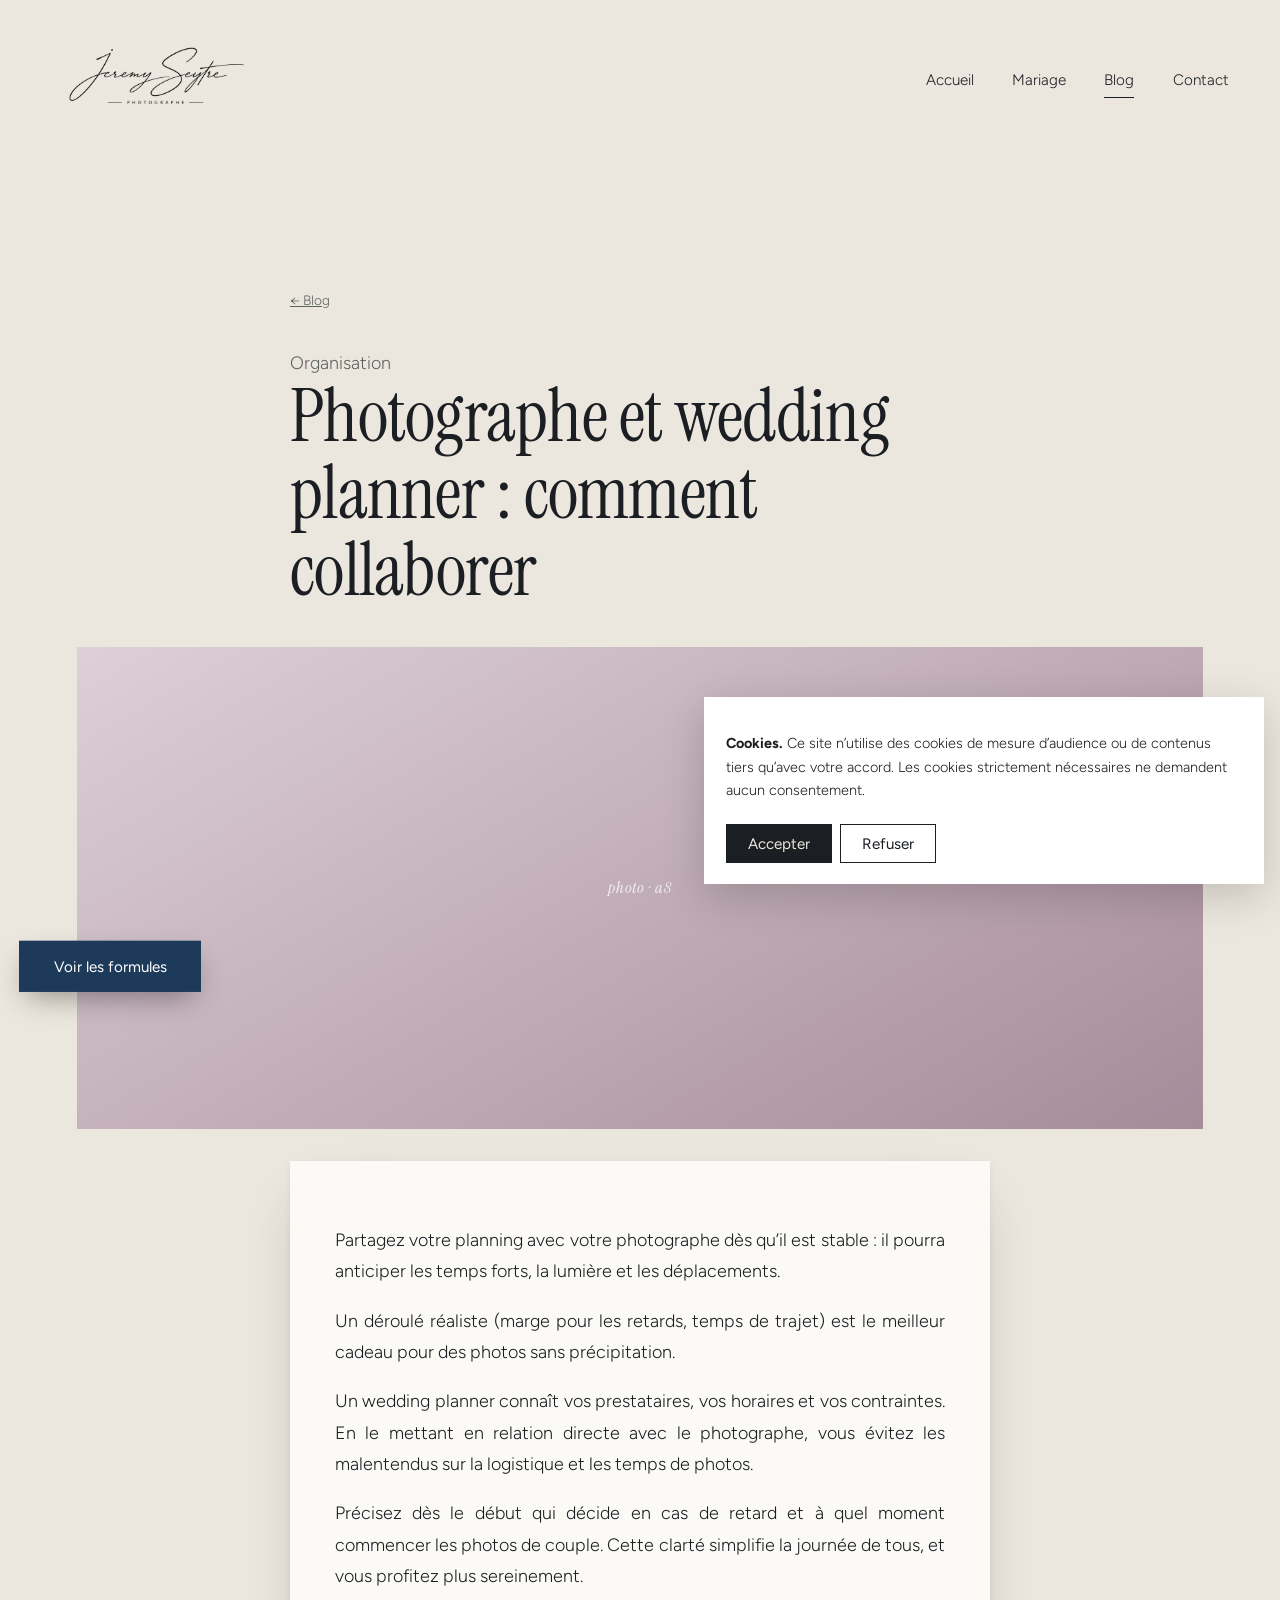
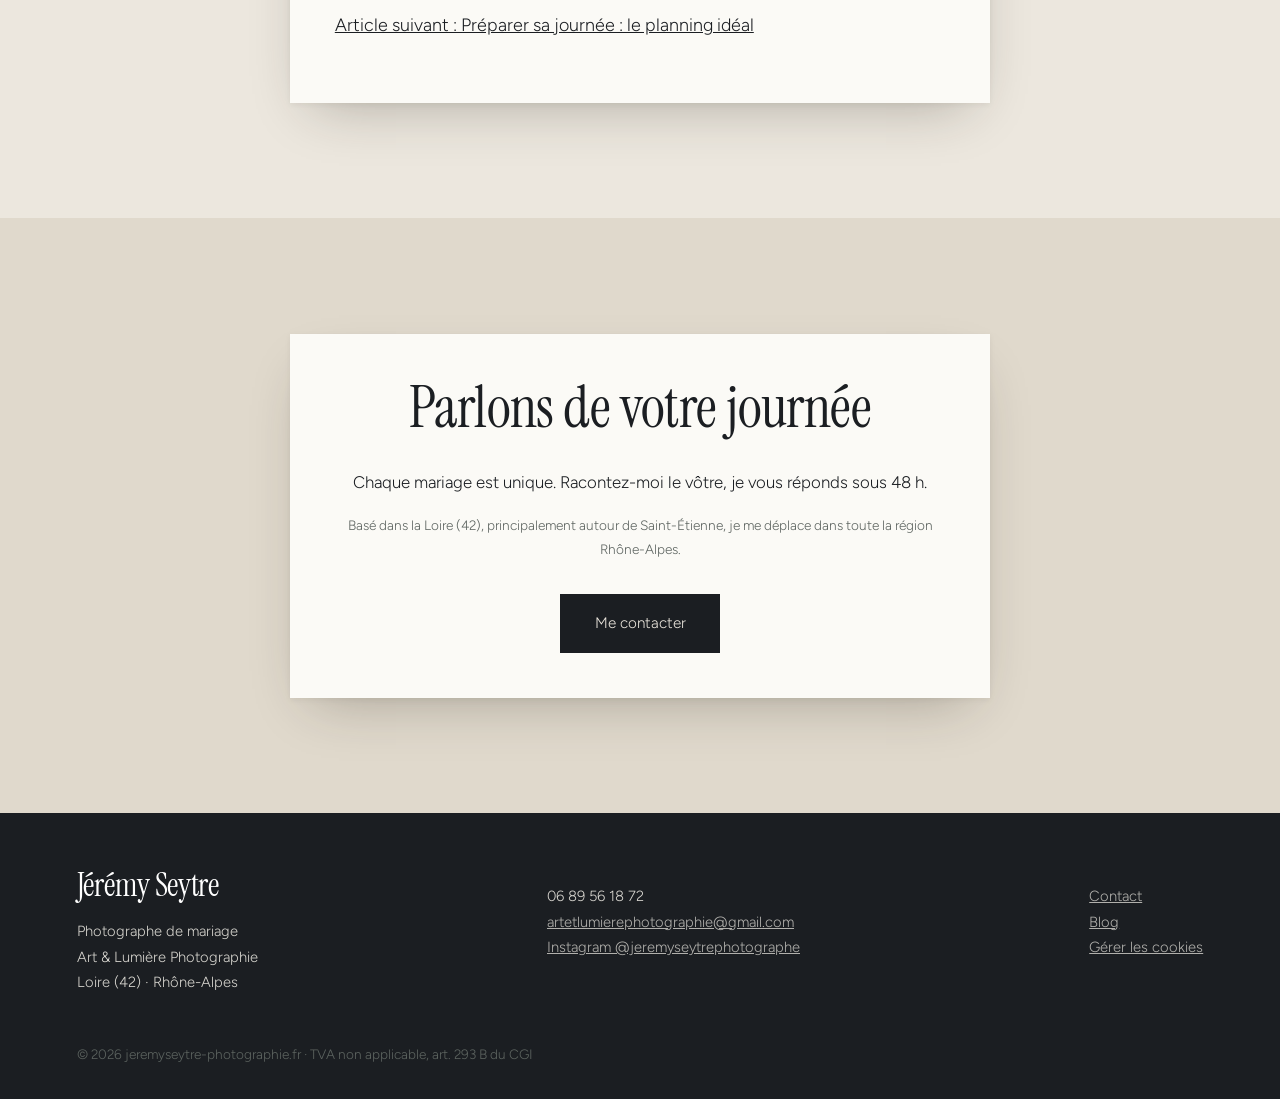
<file: photographe-wedding-planner.html>
<!DOCTYPE html>
<html lang="fr">
<head>
<meta charset="utf-8">
<meta name="viewport" content="width=device-width, initial-scale=1, viewport-fit=cover">
<title>Photographe et wedding planner : comment collaborer · Jérémy Seytre</title>
<meta name="description" content="Partagez votre planning avec votre photographe dès qu’il est stable : il pourra anticiper les temps forts, la lumière et les déplacements.">
<link rel="icon" type="image/png" href="favicon.png">
<link rel="apple-touch-icon" href="favicon.png">
<link rel="preconnect" href="https://fonts.googleapis.com">
<link rel="preconnect" href="https://fonts.gstatic.com" crossorigin>
<link href="https://fonts.googleapis.com/css2?family=Instrument+Serif:ital@0;1&family=Figtree:wght@300;400;500&display=swap" rel="stylesheet">
<link rel="stylesheet" href="style.css">
<noscript><style>.bt,#fl,#cc{display:none!important}@media(max-width:820px){header{position:static;flex-wrap:wrap}nav{position:static;transform:none;z-index:auto;flex-direction:row;flex-wrap:wrap;padding:0}main{padding-top:0}}</style></noscript>
</head>
<body>
<header id="hd"><a class="logo" href="index.html" aria-label="Accueil"><img src="logo.png" alt="Jérémy Seytre Photographe"></a>
<button class="bt" id="bt" aria-label="Menu" aria-controls="nv" aria-expanded="false">Menu</button>
<nav id="nv"><a href="index.html" data-r="accueil">Accueil</a><a href="mariage.html" data-r="mariage">Mariage</a><a href="blog.html" data-r="blog" class="on" aria-current="page">Blog</a><a href="contact.html" data-r="contact">Contact</a></nav></header>
<main id="app"><section class="ar"><div class="nr"><a class="sm" href="blog.html">← Blog</a><p class="sm" style="margin:2rem 0 0">Organisation</p><h1 class="rv">Photographe et wedding planner : comment collaborer</h1></div><div class="w" style="margin:2rem auto"><figure class="ph rv " style="aspect-ratio:21/9;--h:329"><span>photo · a8</span></figure></div><div class="nr rv cd"><p>Partagez votre planning avec votre photographe dès qu’il est stable : il pourra anticiper les temps forts, la lumière et les déplacements.</p><p>Un déroulé réaliste (marge pour les retards, temps de trajet) est le meilleur cadeau pour des photos sans précipitation.</p><p>Un wedding planner connaît vos prestataires, vos horaires et vos contraintes. En le mettant en relation directe avec le photographe, vous évitez les malentendus sur la logistique et les temps de photos.</p><p>Précisez dès le début qui décide en cas de retard et à quel moment commencer les photos de couple. Cette clarté simplifie la journée de tous, et vous profitez plus sereinement.</p><p><a href="planning-mariage.html">Article suivant : Préparer sa journée : le planning idéal</a></p></div></section><section class="alt"><div class="nr rv cd" style="text-align:center"><h2>Parlons de votre journée</h2><p style="text-align:center">Chaque mariage est unique. Racontez-moi le vôtre, je vous réponds sous 48 h.</p><p style="text-align:center" class="sm">Basé dans la Loire (42), principalement autour de Saint-Étienne, je me déplace dans toute la région Rhône-Alpes.</p><a class="btn" href="contact.html">Me contacter</a></div></section></main>
<footer><div class="w"><div><h3>Jérémy Seytre</h3><p>Photographe de mariage<br>Art &amp; Lumière Photographie<br>Loire (42) · Rhône-Alpes</p></div>
<div><p>06 89 56 18 72<br><a href="mailto:artetlumierephotographie@gmail.com">artetlumierephotographie@gmail.com</a><br><a href="https://instagram.com/jeremyseytrephotographe" rel="noopener">Instagram @jeremyseytrephotographe</a></p></div>
<div><p><a href="contact.html">Contact</a><br><a href="blog.html">Blog</a><br><a href="#" id="ckr">Gérer les cookies</a></p></div></div>
<p class="sm w" style="margin-top:2rem">© 2026 jeremyseytre-photographie.fr · TVA non applicable, art. 293 B du CGI</p></footer>
<button class="btn" id="fl" type="button">Voir les formules</button>
<div id="cc" role="dialog" aria-label="Cookies"><p><b>Cookies.</b> Ce site n’utilise des cookies de mesure d’audience ou de contenus tiers qu’avec votre accord. Les cookies strictement nécessaires ne demandent aucun consentement.</p><button class="btn" data-c="1">Accepter</button><button class="btn l" data-c="0">Refuser</button></div>
<script src="app.js" defer></script>
</body>
</html>
</file>
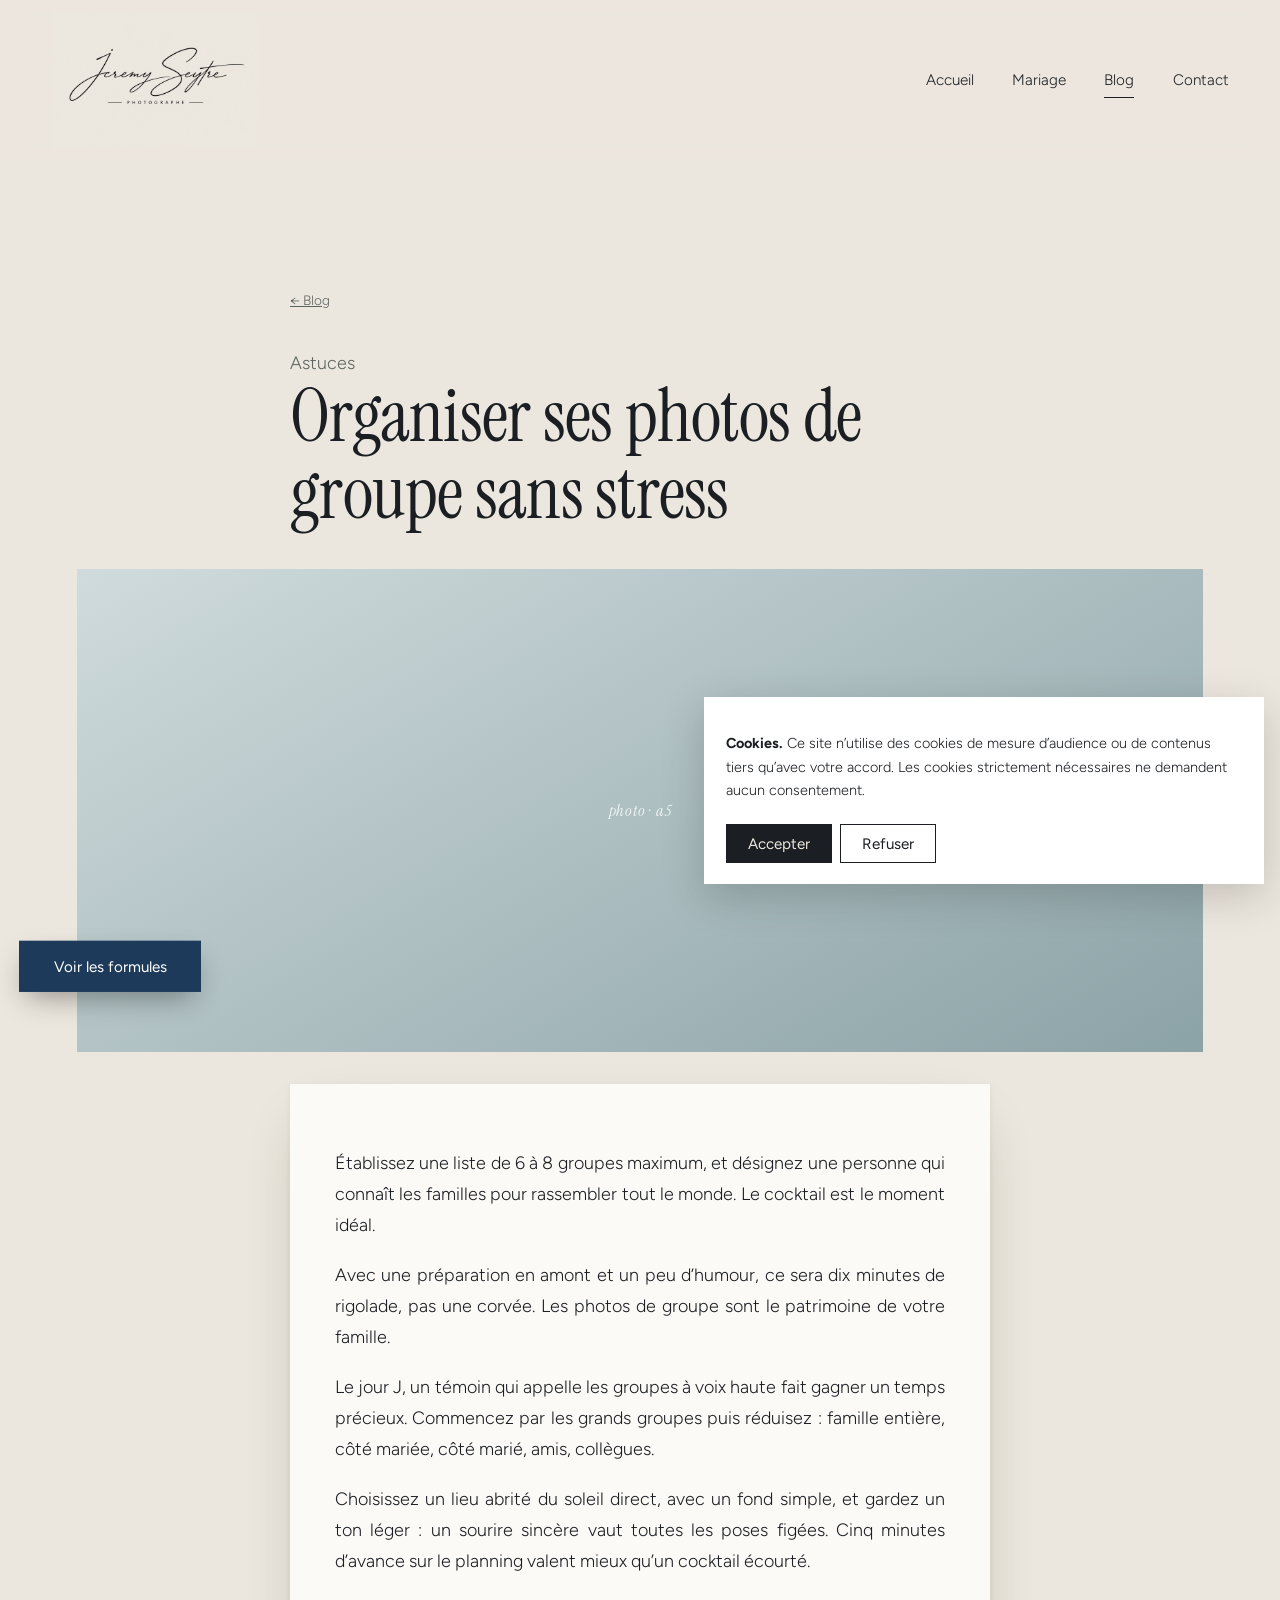
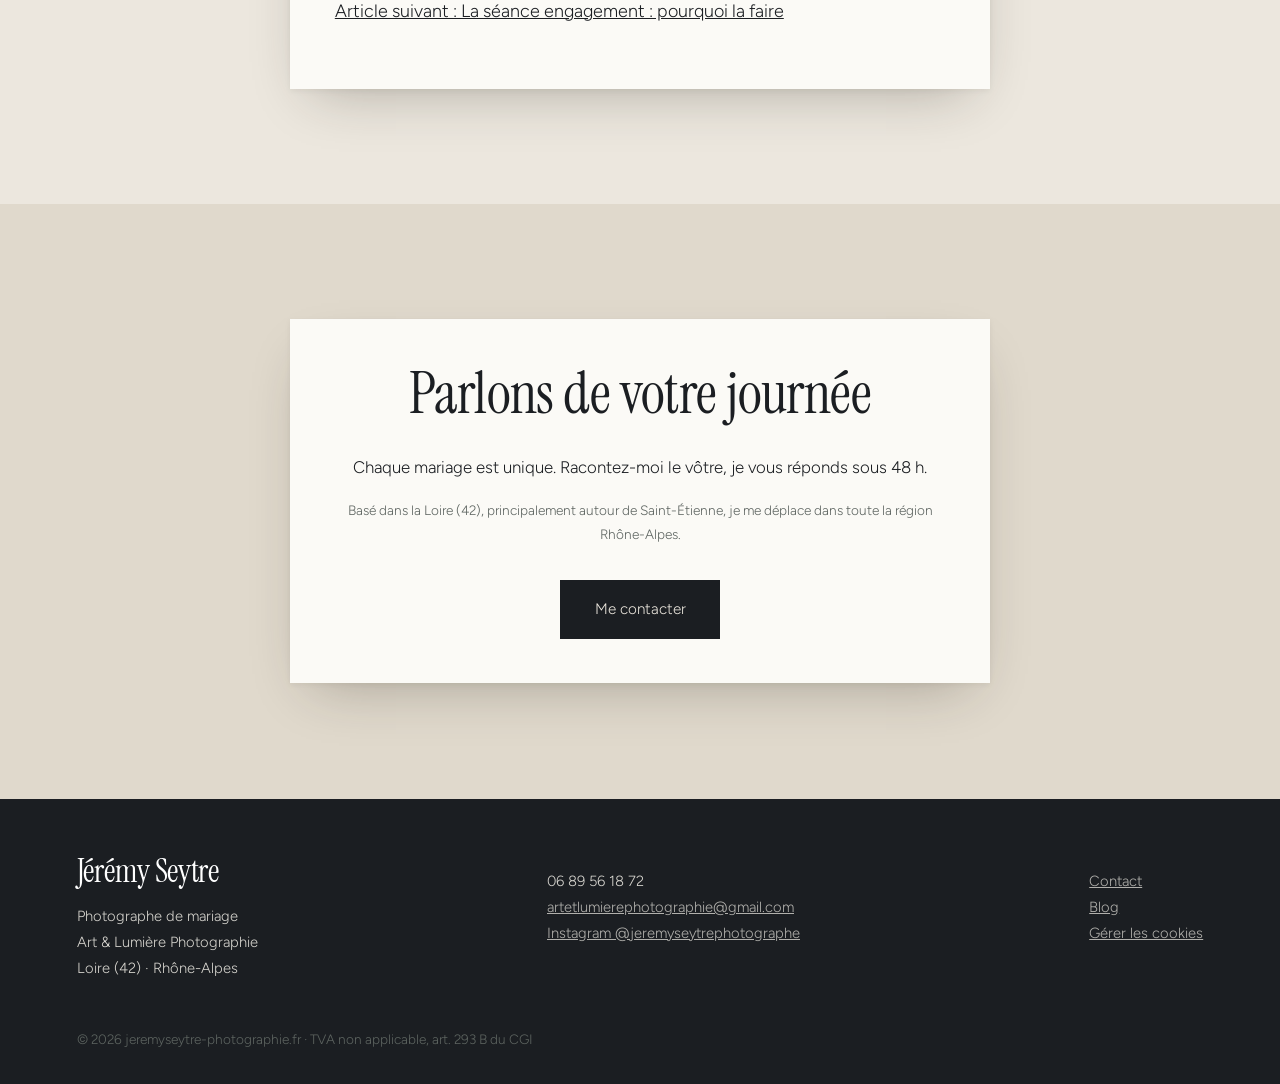
<file: photos-groupe-mariage.html>
<!DOCTYPE html>
<html lang="fr">
<head>
<meta charset="utf-8">
<meta name="viewport" content="width=device-width, initial-scale=1, viewport-fit=cover">
<title>Organiser ses photos de groupe sans stress · Jérémy Seytre</title>
<meta name="description" content="Établissez une liste de 6 à 8 groupes maximum, et désignez une personne qui connaît les familles pour rassembler tout le monde. Le cocktail est le moment idéal.">
<link rel="icon" type="image/png" href="favicon.png">
<link rel="apple-touch-icon" href="favicon.png">
<link rel="preconnect" href="https://fonts.googleapis.com">
<link rel="preconnect" href="https://fonts.gstatic.com" crossorigin>
<link href="https://fonts.googleapis.com/css2?family=Instrument+Serif:ital@0;1&family=Figtree:wght@300;400;500&display=swap" rel="stylesheet">
<link rel="stylesheet" href="style.css">
<noscript><style>.bt,#fl,#cc{display:none!important}@media(max-width:820px){header{position:static;flex-wrap:wrap}nav{position:static;transform:none;z-index:auto;flex-direction:row;flex-wrap:wrap;padding:0}main{padding-top:0}}</style></noscript>
</head>
<body>
<header id="hd"><a class="logo" href="index.html" aria-label="Accueil"><img src="logo.png" alt="Jérémy Seytre Photographe"></a>
<button class="bt" id="bt" aria-label="Menu" aria-controls="nv" aria-expanded="false">Menu</button>
<nav id="nv"><a href="index.html" data-r="accueil">Accueil</a><a href="mariage.html" data-r="mariage">Mariage</a><a href="blog.html" data-r="blog" class="on" aria-current="page">Blog</a><a href="contact.html" data-r="contact">Contact</a></nav></header>
<main id="app"><section class="ar"><div class="nr"><a class="sm" href="blog.html">← Blog</a><p class="sm" style="margin:2rem 0 0">Astuces</p><h1 class="rv">Organiser ses photos de groupe sans stress</h1></div><div class="w" style="margin:2rem auto"><figure class="ph rv " style="aspect-ratio:21/9;--h:188"><span>photo · a5</span></figure></div><div class="nr rv cd"><p>Établissez une liste de 6 à 8 groupes maximum, et désignez une personne qui connaît les familles pour rassembler tout le monde. Le cocktail est le moment idéal.</p><p>Avec une préparation en amont et un peu d’humour, ce sera dix minutes de rigolade, pas une corvée. Les photos de groupe sont le patrimoine de votre famille.</p><p>Le jour J, un témoin qui appelle les groupes à voix haute fait gagner un temps précieux. Commencez par les grands groupes puis réduisez : famille entière, côté mariée, côté marié, amis, collègues.</p><p>Choisissez un lieu abrité du soleil direct, avec un fond simple, et gardez un ton léger : un sourire sincère vaut toutes les poses figées. Cinq minutes d’avance sur le planning valent mieux qu’un cocktail écourté.</p><p><a href="seance-engagement.html">Article suivant : La séance engagement : pourquoi la faire</a></p></div></section><section class="alt"><div class="nr rv cd" style="text-align:center"><h2>Parlons de votre journée</h2><p style="text-align:center">Chaque mariage est unique. Racontez-moi le vôtre, je vous réponds sous 48 h.</p><p style="text-align:center" class="sm">Basé dans la Loire (42), principalement autour de Saint-Étienne, je me déplace dans toute la région Rhône-Alpes.</p><a class="btn" href="contact.html">Me contacter</a></div></section></main>
<footer><div class="w"><div><h3>Jérémy Seytre</h3><p>Photographe de mariage<br>Art &amp; Lumière Photographie<br>Loire (42) · Rhône-Alpes</p></div>
<div><p>06 89 56 18 72<br><a href="mailto:artetlumierephotographie@gmail.com">artetlumierephotographie@gmail.com</a><br><a href="https://instagram.com/jeremyseytrephotographe" rel="noopener">Instagram @jeremyseytrephotographe</a></p></div>
<div><p><a href="contact.html">Contact</a><br><a href="blog.html">Blog</a><br><a href="#" id="ckr">Gérer les cookies</a></p></div></div>
<p class="sm w" style="margin-top:2rem">© 2026 jeremyseytre-photographie.fr · TVA non applicable, art. 293 B du CGI</p></footer>
<button class="btn" id="fl" type="button">Voir les formules</button>
<div id="cc" role="dialog" aria-label="Cookies"><p><b>Cookies.</b> Ce site n’utilise des cookies de mesure d’audience ou de contenus tiers qu’avec votre accord. Les cookies strictement nécessaires ne demandent aucun consentement.</p><button class="btn" data-c="1">Accepter</button><button class="btn l" data-c="0">Refuser</button></div>
<script src="app.js" defer></script>
</body>
</html>
</file>
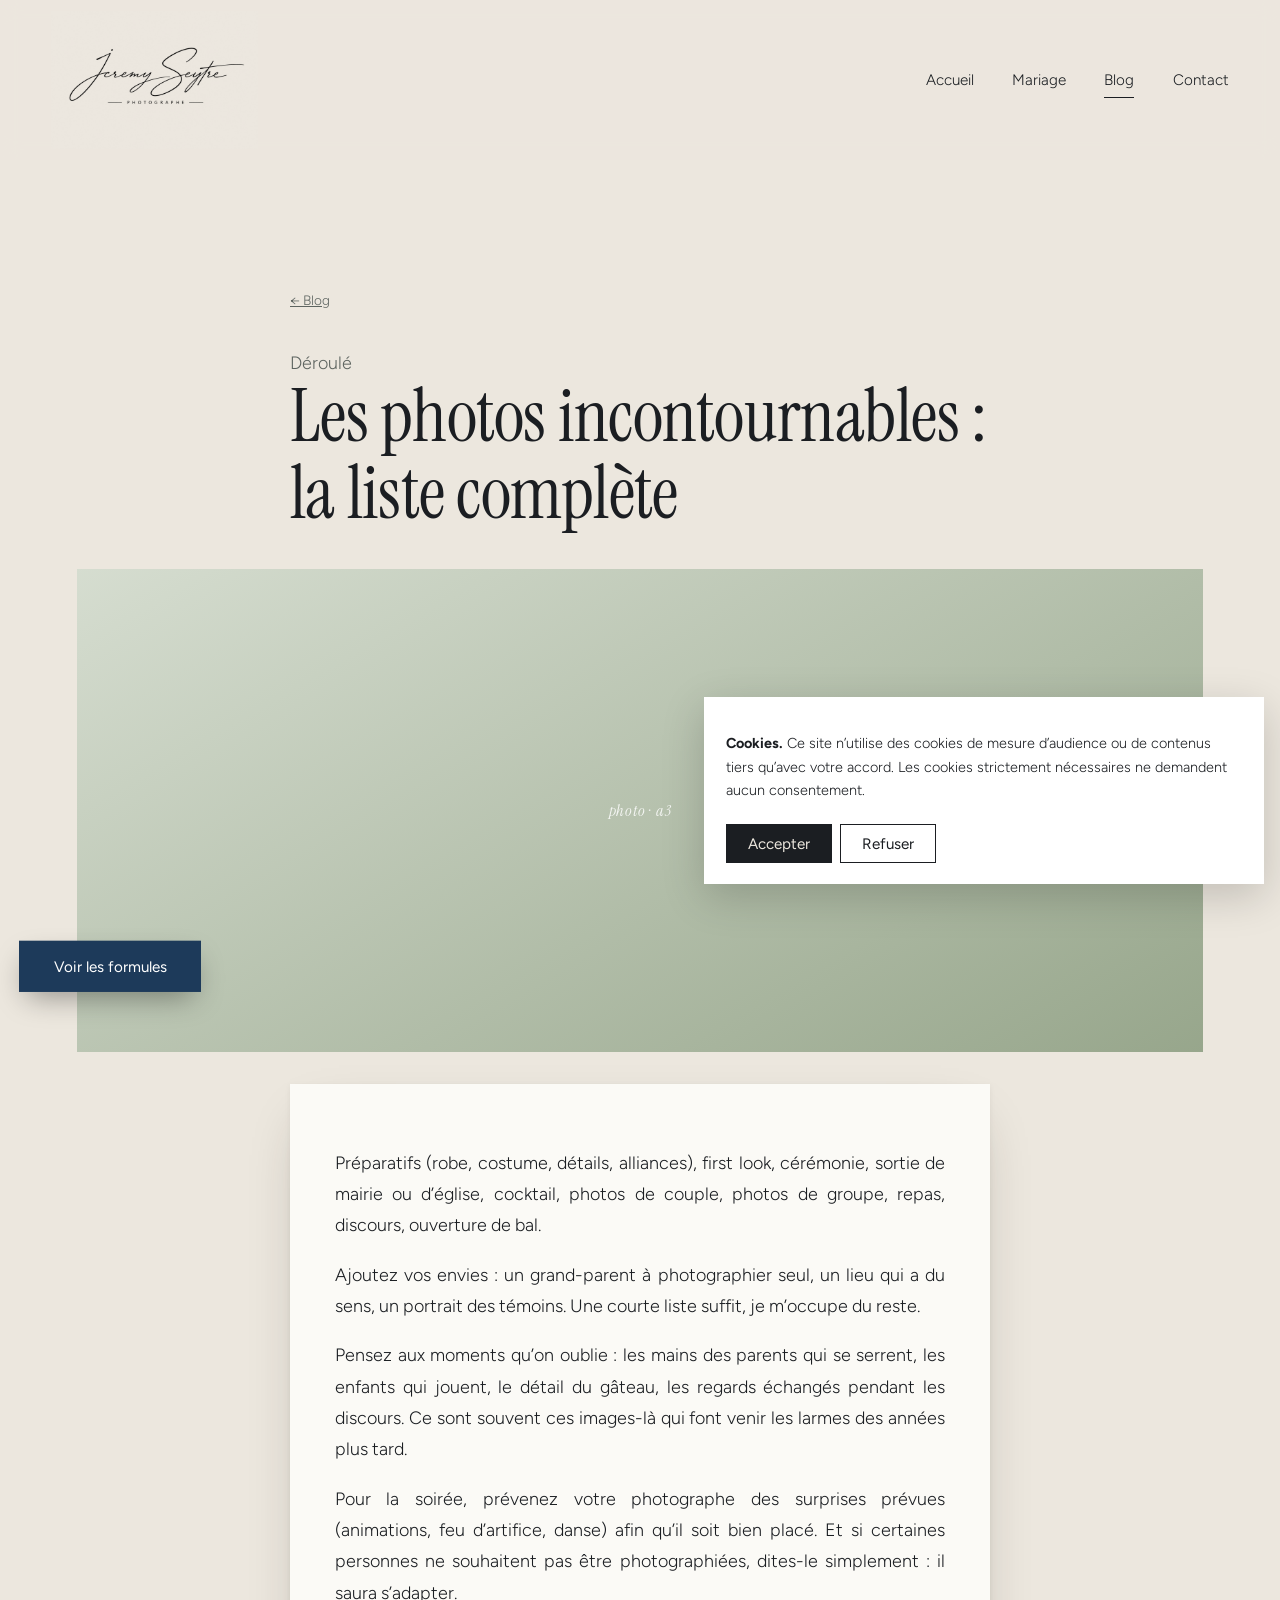
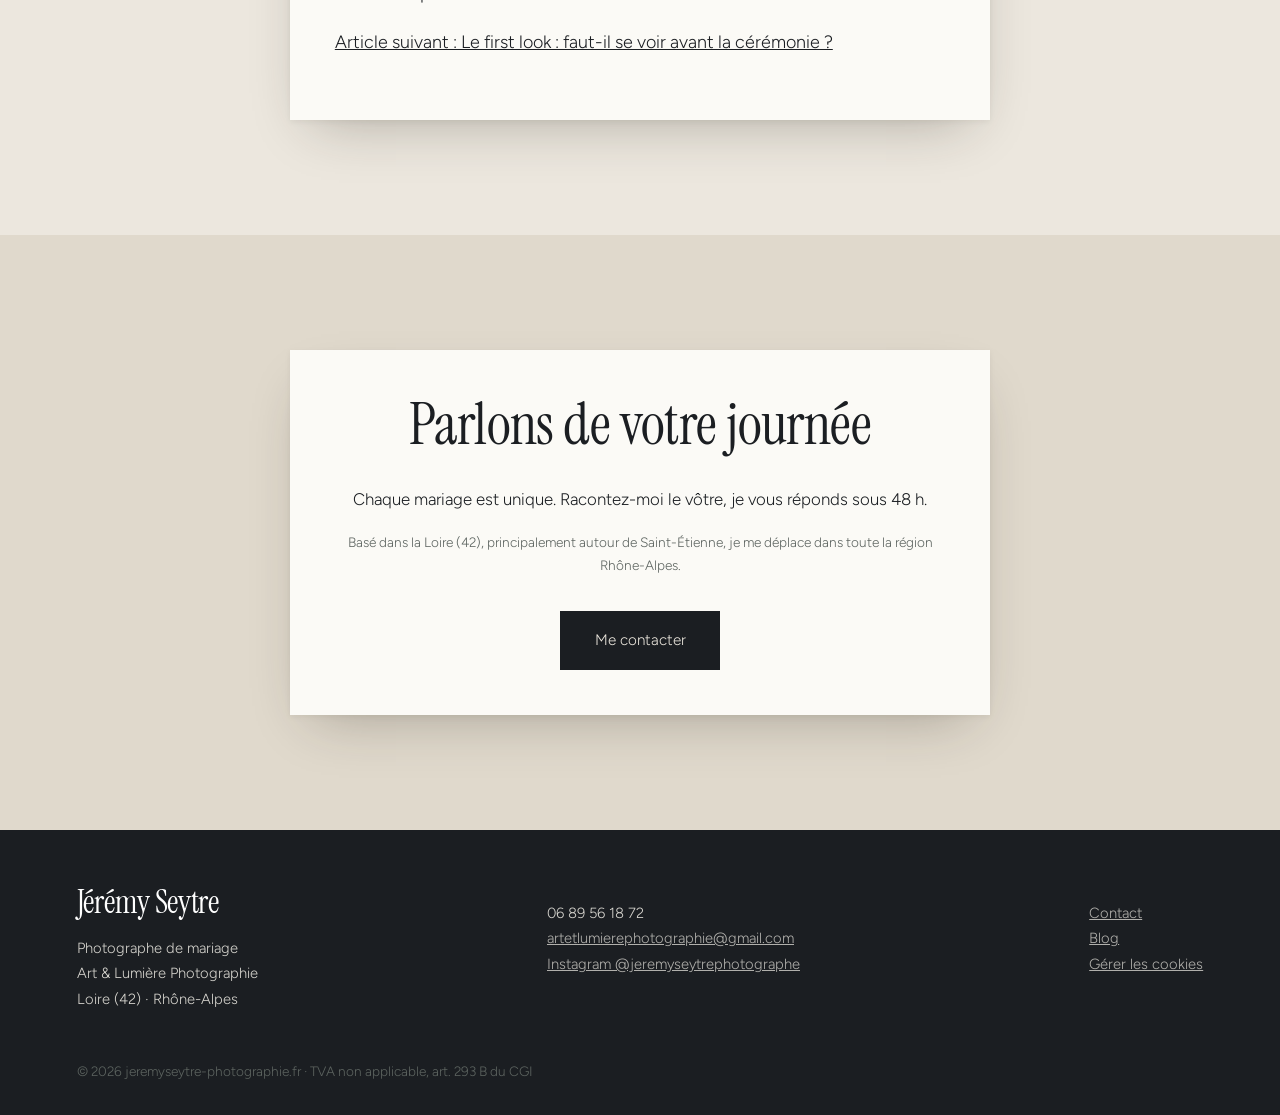
<file: photos-incontournables-mariage.html>
<!DOCTYPE html>
<html lang="fr">
<head>
<meta charset="utf-8">
<meta name="viewport" content="width=device-width, initial-scale=1, viewport-fit=cover">
<title>Les photos incontournables : la liste complète · Jérémy Seytre</title>
<meta name="description" content="Préparatifs (robe, costume, détails, alliances), first look, cérémonie, sortie de mairie ou d’église, cocktail, photos de couple, photos de groupe, repas, discours, ouverture de bal.">
<link rel="icon" type="image/png" href="favicon.png">
<link rel="apple-touch-icon" href="favicon.png">
<link rel="preconnect" href="https://fonts.googleapis.com">
<link rel="preconnect" href="https://fonts.gstatic.com" crossorigin>
<link href="https://fonts.googleapis.com/css2?family=Instrument+Serif:ital@0;1&family=Figtree:wght@300;400;500&display=swap" rel="stylesheet">
<link rel="stylesheet" href="style.css">
<noscript><style>.bt,#fl,#cc{display:none!important}@media(max-width:820px){header{position:static;flex-wrap:wrap}nav{position:static;transform:none;z-index:auto;flex-direction:row;flex-wrap:wrap;padding:0}main{padding-top:0}}</style></noscript>
</head>
<body>
<header id="hd"><a class="logo" href="index.html" aria-label="Accueil"><img src="logo.png" alt="Jérémy Seytre Photographe"></a>
<button class="bt" id="bt" aria-label="Menu" aria-controls="nv" aria-expanded="false">Menu</button>
<nav id="nv"><a href="index.html" data-r="accueil">Accueil</a><a href="mariage.html" data-r="mariage">Mariage</a><a href="blog.html" data-r="blog" class="on" aria-current="page">Blog</a><a href="contact.html" data-r="contact">Contact</a></nav></header>
<main id="app"><section class="ar"><div class="nr"><a class="sm" href="blog.html">← Blog</a><p class="sm" style="margin:2rem 0 0">Déroulé</p><h1 class="rv">Les photos incontournables : la liste complète</h1></div><div class="w" style="margin:2rem auto"><figure class="ph rv " style="aspect-ratio:21/9;--h:94"><span>photo · a3</span></figure></div><div class="nr rv cd"><p>Préparatifs (robe, costume, détails, alliances), first look, cérémonie, sortie de mairie ou d’église, cocktail, photos de couple, photos de groupe, repas, discours, ouverture de bal.</p><p>Ajoutez vos envies : un grand-parent à photographier seul, un lieu qui a du sens, un portrait des témoins. Une courte liste suffit, je m’occupe du reste.</p><p>Pensez aux moments qu’on oublie : les mains des parents qui se serrent, les enfants qui jouent, le détail du gâteau, les regards échangés pendant les discours. Ce sont souvent ces images-là qui font venir les larmes des années plus tard.</p><p>Pour la soirée, prévenez votre photographe des surprises prévues (animations, feu d’artifice, danse) afin qu’il soit bien placé. Et si certaines personnes ne souhaitent pas être photographiées, dites-le simplement : il saura s’adapter.</p><p><a href="first-look-mariage.html">Article suivant : Le first look : faut-il se voir avant la cérémonie ?</a></p></div></section><section class="alt"><div class="nr rv cd" style="text-align:center"><h2>Parlons de votre journée</h2><p style="text-align:center">Chaque mariage est unique. Racontez-moi le vôtre, je vous réponds sous 48 h.</p><p style="text-align:center" class="sm">Basé dans la Loire (42), principalement autour de Saint-Étienne, je me déplace dans toute la région Rhône-Alpes.</p><a class="btn" href="contact.html">Me contacter</a></div></section></main>
<footer><div class="w"><div><h3>Jérémy Seytre</h3><p>Photographe de mariage<br>Art &amp; Lumière Photographie<br>Loire (42) · Rhône-Alpes</p></div>
<div><p>06 89 56 18 72<br><a href="mailto:artetlumierephotographie@gmail.com">artetlumierephotographie@gmail.com</a><br><a href="https://instagram.com/jeremyseytrephotographe" rel="noopener">Instagram @jeremyseytrephotographe</a></p></div>
<div><p><a href="contact.html">Contact</a><br><a href="blog.html">Blog</a><br><a href="#" id="ckr">Gérer les cookies</a></p></div></div>
<p class="sm w" style="margin-top:2rem">© 2026 jeremyseytre-photographie.fr · TVA non applicable, art. 293 B du CGI</p></footer>
<button class="btn" id="fl" type="button">Voir les formules</button>
<div id="cc" role="dialog" aria-label="Cookies"><p><b>Cookies.</b> Ce site n’utilise des cookies de mesure d’audience ou de contenus tiers qu’avec votre accord. Les cookies strictement nécessaires ne demandent aucun consentement.</p><button class="btn" data-c="1">Accepter</button><button class="btn l" data-c="0">Refuser</button></div>
<script src="app.js" defer></script>
</body>
</html>
</file>
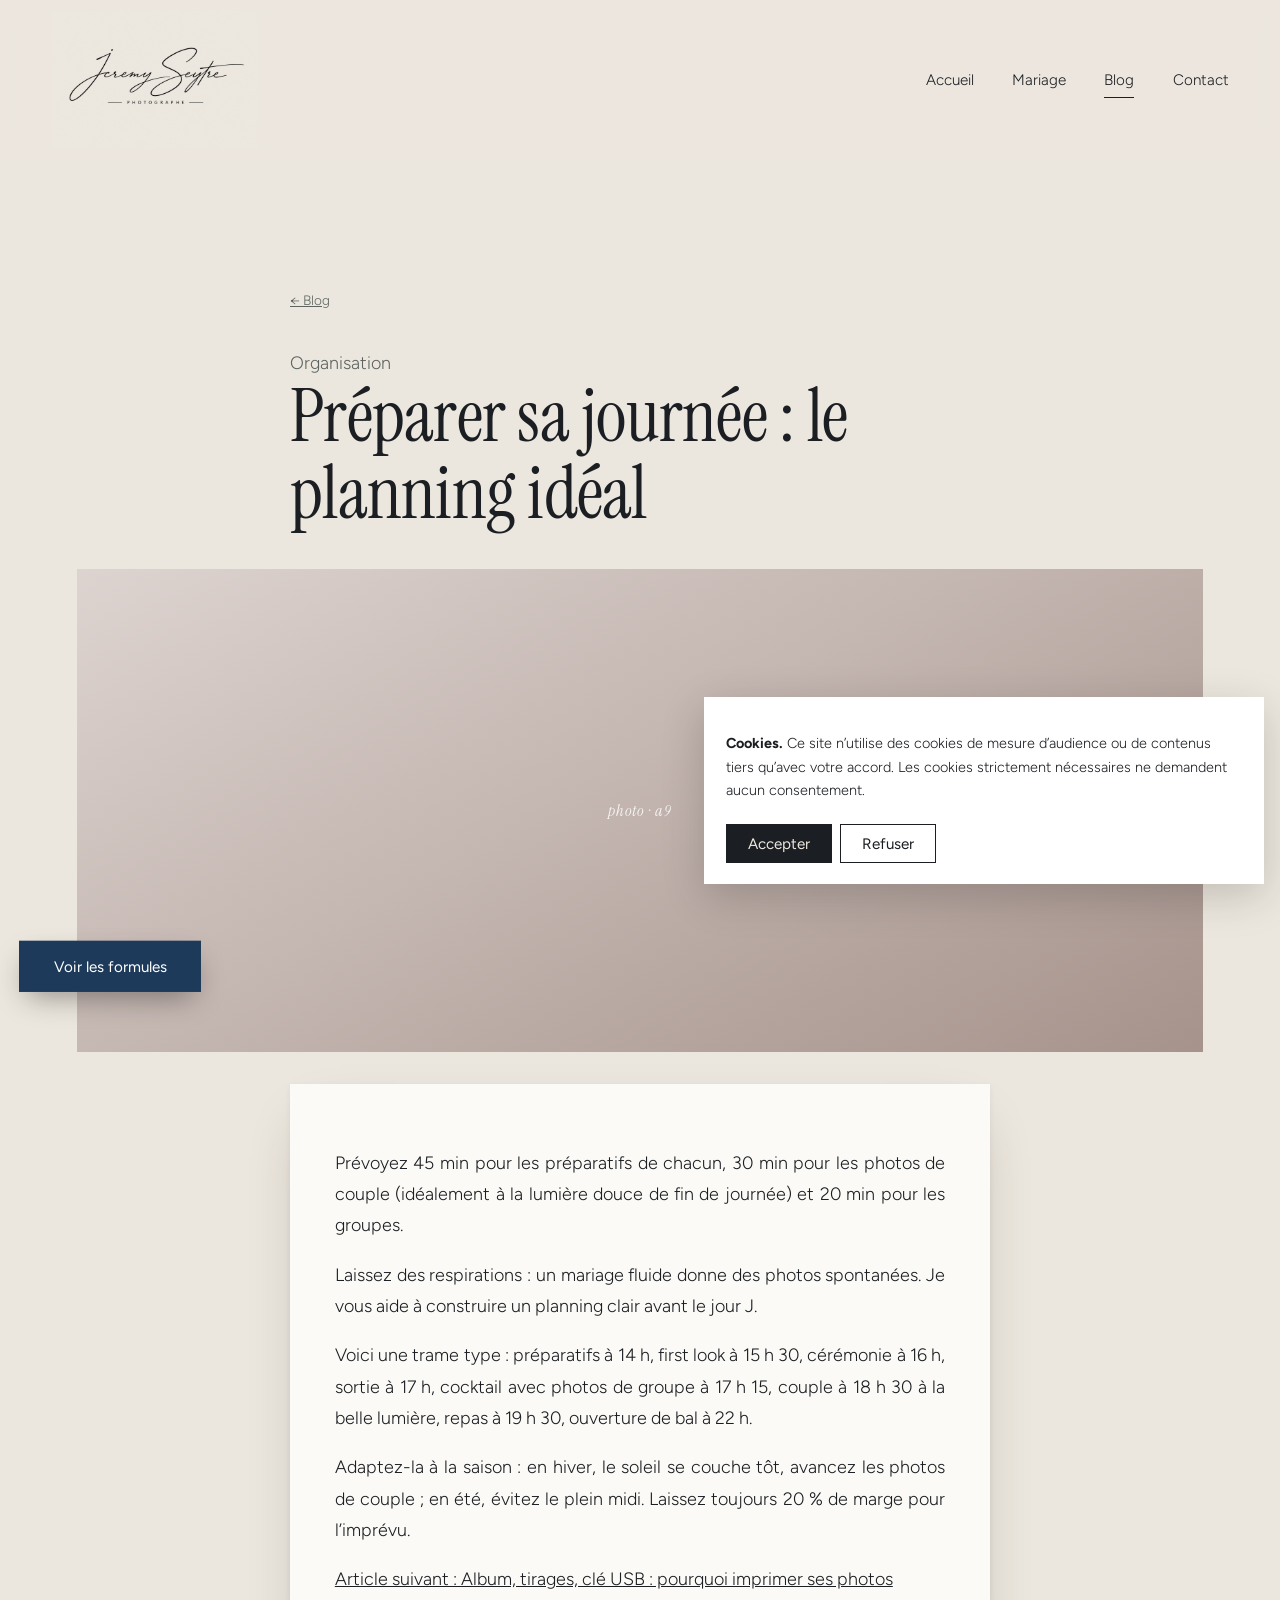
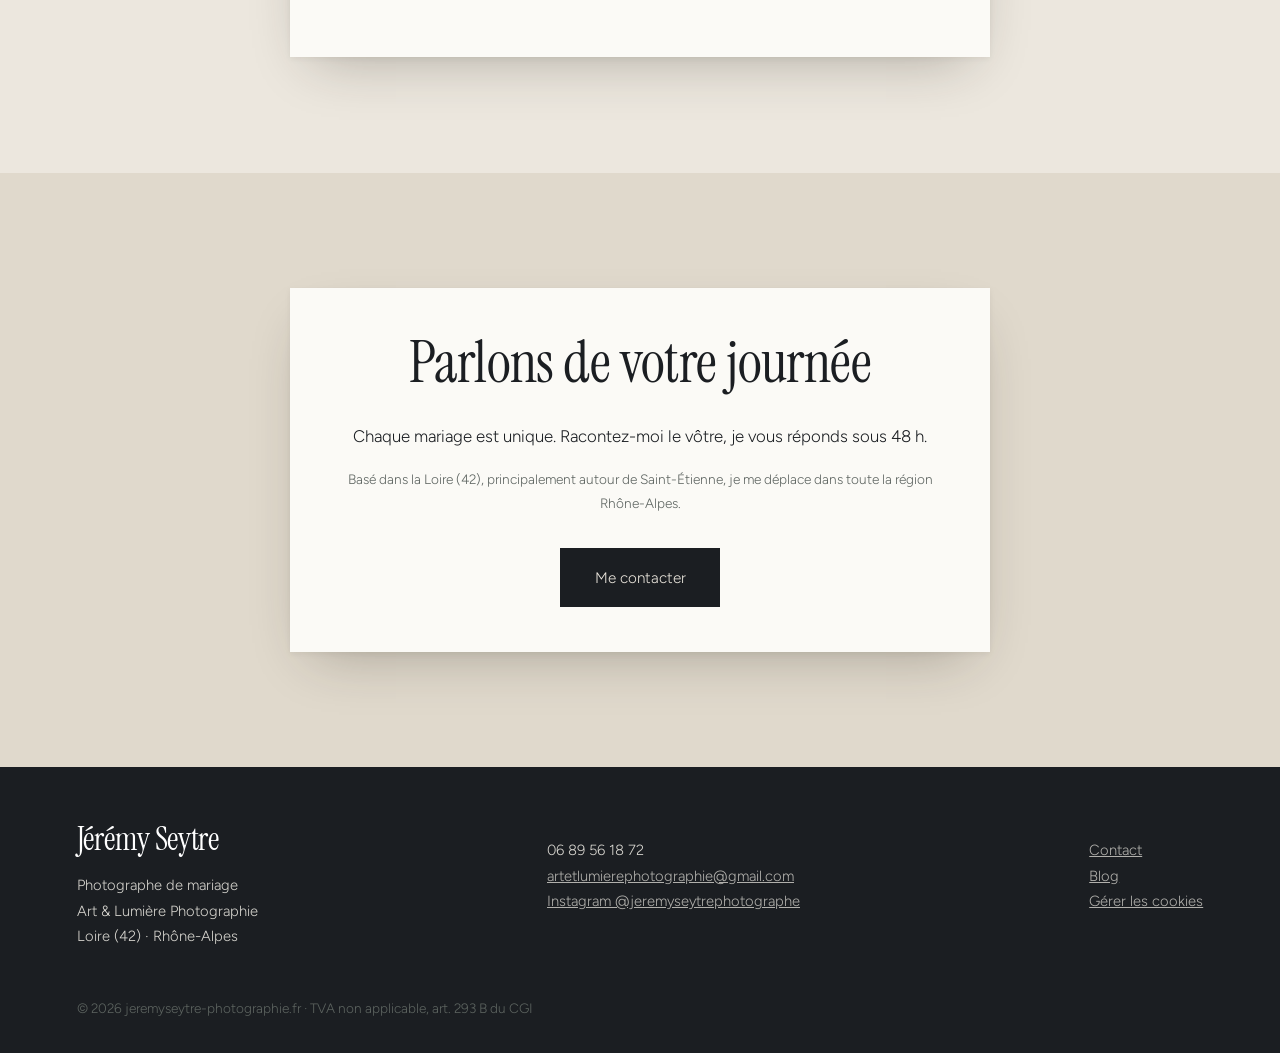
<file: planning-mariage.html>
<!DOCTYPE html>
<html lang="fr">
<head>
<meta charset="utf-8">
<meta name="viewport" content="width=device-width, initial-scale=1, viewport-fit=cover">
<title>Préparer sa journée : le planning idéal · Jérémy Seytre</title>
<meta name="description" content="Prévoyez 45 min pour les préparatifs de chacun, 30 min pour les photos de couple (idéalement à la lumière douce de fin de journée) et 20 min pour les groupes.">
<link rel="icon" type="image/png" href="favicon.png">
<link rel="apple-touch-icon" href="favicon.png">
<link rel="preconnect" href="https://fonts.googleapis.com">
<link rel="preconnect" href="https://fonts.gstatic.com" crossorigin>
<link href="https://fonts.googleapis.com/css2?family=Instrument+Serif:ital@0;1&family=Figtree:wght@300;400;500&display=swap" rel="stylesheet">
<link rel="stylesheet" href="style.css">
<noscript><style>.bt,#fl,#cc{display:none!important}@media(max-width:820px){header{position:static;flex-wrap:wrap}nav{position:static;transform:none;z-index:auto;flex-direction:row;flex-wrap:wrap;padding:0}main{padding-top:0}}</style></noscript>
</head>
<body>
<header id="hd"><a class="logo" href="index.html" aria-label="Accueil"><img src="logo.png" alt="Jérémy Seytre Photographe"></a>
<button class="bt" id="bt" aria-label="Menu" aria-controls="nv" aria-expanded="false">Menu</button>
<nav id="nv"><a href="index.html" data-r="accueil">Accueil</a><a href="mariage.html" data-r="mariage">Mariage</a><a href="blog.html" data-r="blog" class="on" aria-current="page">Blog</a><a href="contact.html" data-r="contact">Contact</a></nav></header>
<main id="app"><section class="ar"><div class="nr"><a class="sm" href="blog.html">← Blog</a><p class="sm" style="margin:2rem 0 0">Organisation</p><h1 class="rv">Préparer sa journée : le planning idéal</h1></div><div class="w" style="margin:2rem auto"><figure class="ph rv " style="aspect-ratio:21/9;--h:16"><span>photo · a9</span></figure></div><div class="nr rv cd"><p>Prévoyez 45 min pour les préparatifs de chacun, 30 min pour les photos de couple (idéalement à la lumière douce de fin de journée) et 20 min pour les groupes.</p><p>Laissez des respirations : un mariage fluide donne des photos spontanées. Je vous aide à construire un planning clair avant le jour J.</p><p>Voici une trame type : préparatifs à 14 h, first look à 15 h 30, cérémonie à 16 h, sortie à 17 h, cocktail avec photos de groupe à 17 h 15, couple à 18 h 30 à la belle lumière, repas à 19 h 30, ouverture de bal à 22 h.</p><p>Adaptez-la à la saison : en hiver, le soleil se couche tôt, avancez les photos de couple ; en été, évitez le plein midi. Laissez toujours 20 % de marge pour l’imprévu.</p><p><a href="albums-et-tirages.html">Article suivant : Album, tirages, clé USB : pourquoi imprimer ses photos</a></p></div></section><section class="alt"><div class="nr rv cd" style="text-align:center"><h2>Parlons de votre journée</h2><p style="text-align:center">Chaque mariage est unique. Racontez-moi le vôtre, je vous réponds sous 48 h.</p><p style="text-align:center" class="sm">Basé dans la Loire (42), principalement autour de Saint-Étienne, je me déplace dans toute la région Rhône-Alpes.</p><a class="btn" href="contact.html">Me contacter</a></div></section></main>
<footer><div class="w"><div><h3>Jérémy Seytre</h3><p>Photographe de mariage<br>Art &amp; Lumière Photographie<br>Loire (42) · Rhône-Alpes</p></div>
<div><p>06 89 56 18 72<br><a href="mailto:artetlumierephotographie@gmail.com">artetlumierephotographie@gmail.com</a><br><a href="https://instagram.com/jeremyseytrephotographe" rel="noopener">Instagram @jeremyseytrephotographe</a></p></div>
<div><p><a href="contact.html">Contact</a><br><a href="blog.html">Blog</a><br><a href="#" id="ckr">Gérer les cookies</a></p></div></div>
<p class="sm w" style="margin-top:2rem">© 2026 jeremyseytre-photographie.fr · TVA non applicable, art. 293 B du CGI</p></footer>
<button class="btn" id="fl" type="button">Voir les formules</button>
<div id="cc" role="dialog" aria-label="Cookies"><p><b>Cookies.</b> Ce site n’utilise des cookies de mesure d’audience ou de contenus tiers qu’avec votre accord. Les cookies strictement nécessaires ne demandent aucun consentement.</p><button class="btn" data-c="1">Accepter</button><button class="btn l" data-c="0">Refuser</button></div>
<script src="app.js" defer></script>
</body>
</html>
</file>
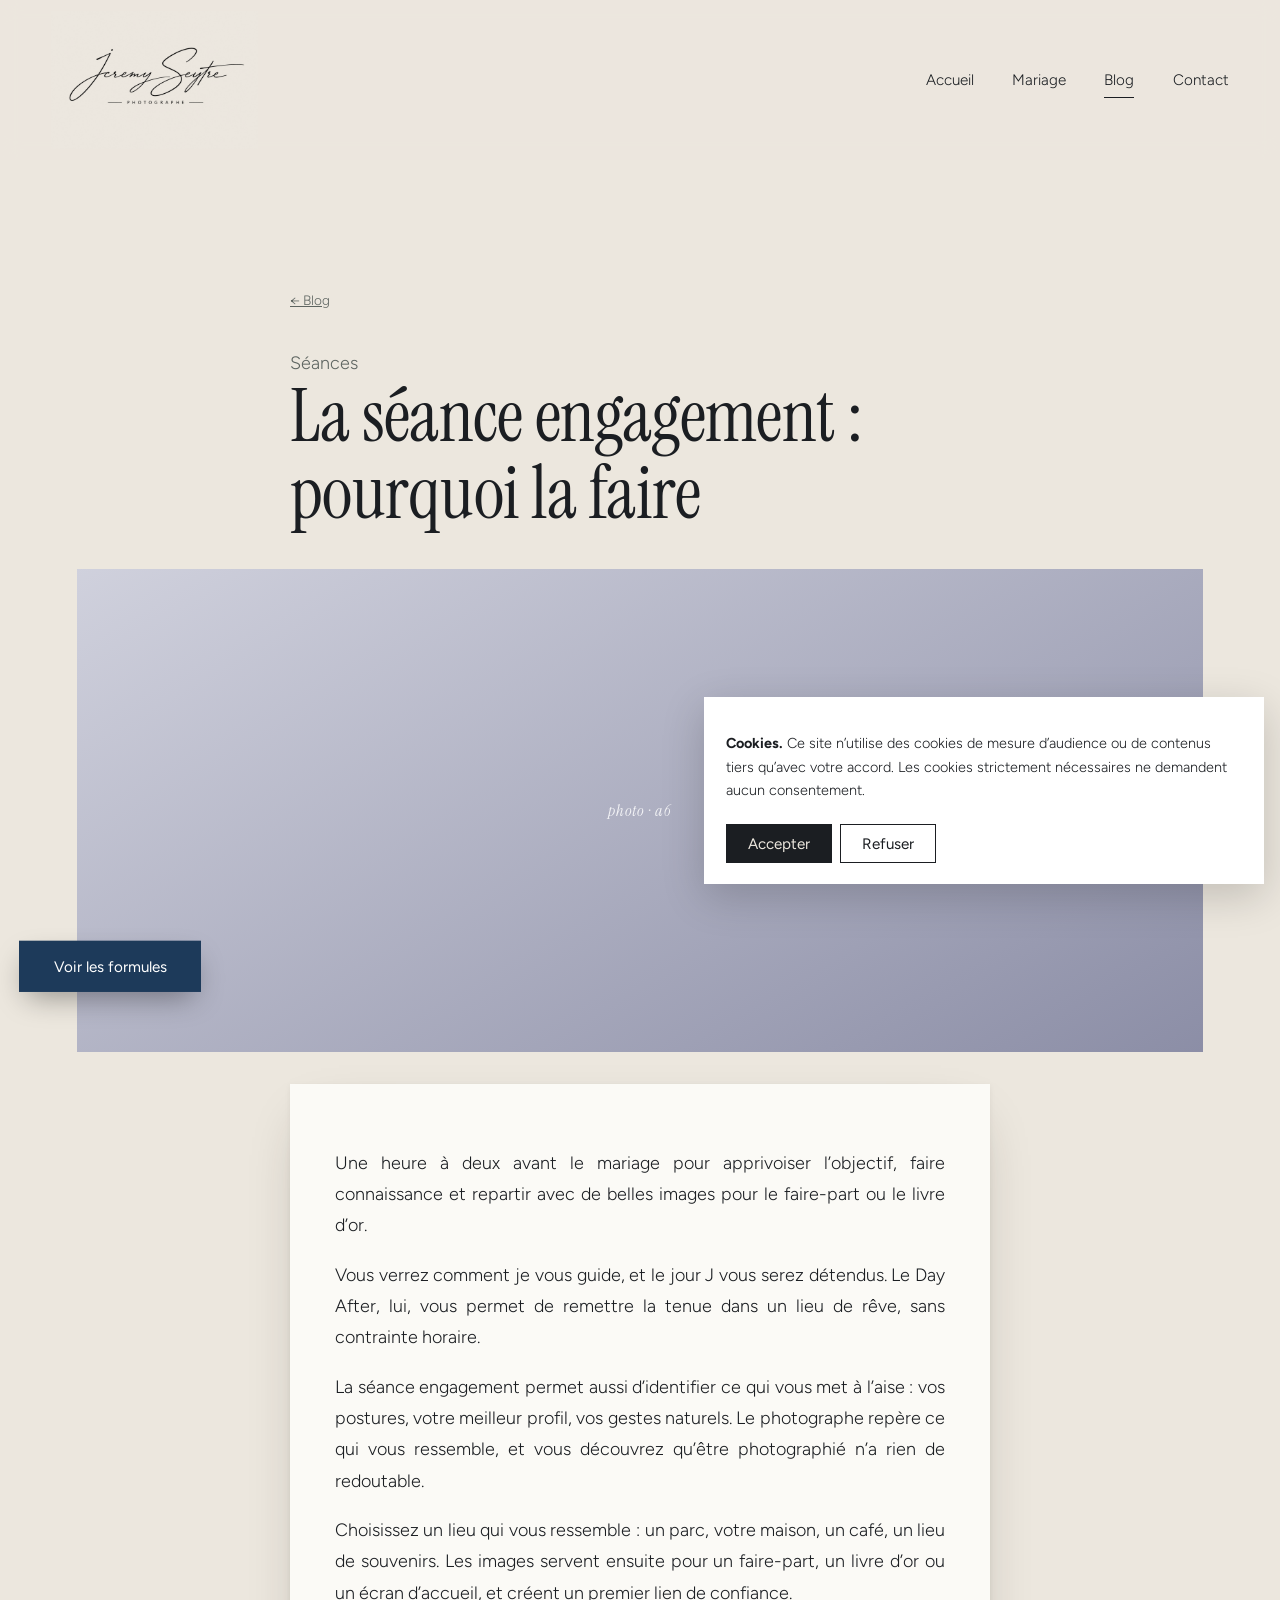
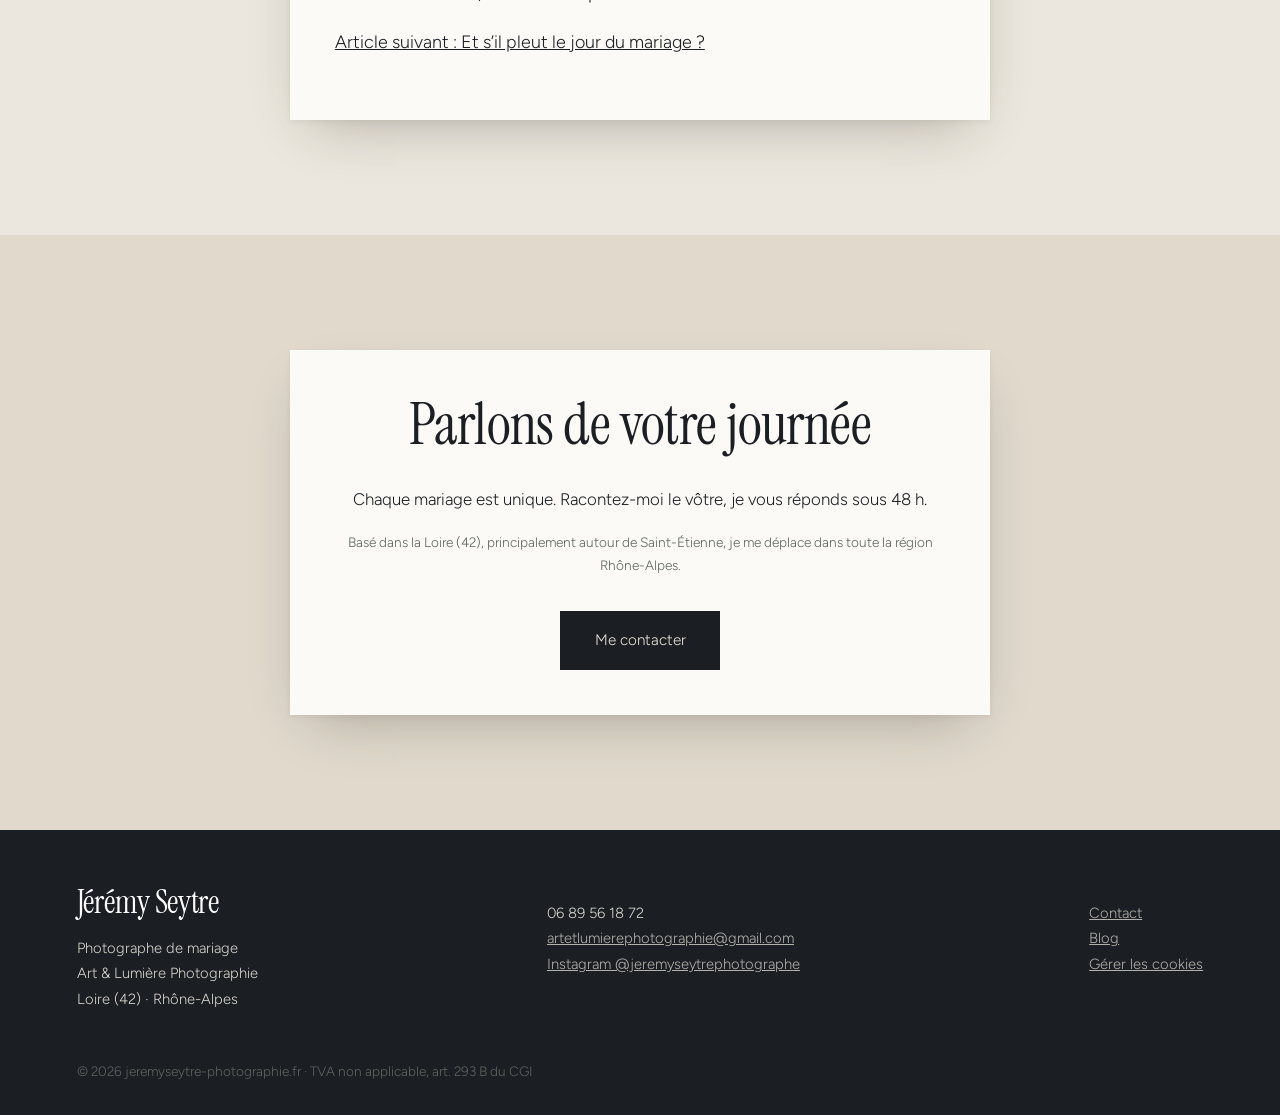
<file: seance-engagement.html>
<!DOCTYPE html>
<html lang="fr">
<head>
<meta charset="utf-8">
<meta name="viewport" content="width=device-width, initial-scale=1, viewport-fit=cover">
<title>La séance engagement : pourquoi la faire · Jérémy Seytre</title>
<meta name="description" content="Une heure à deux avant le mariage pour apprivoiser l’objectif, faire connaissance et repartir avec de belles images pour le faire-part ou le livre d’or.">
<link rel="icon" type="image/png" href="favicon.png">
<link rel="apple-touch-icon" href="favicon.png">
<link rel="preconnect" href="https://fonts.googleapis.com">
<link rel="preconnect" href="https://fonts.gstatic.com" crossorigin>
<link href="https://fonts.googleapis.com/css2?family=Instrument+Serif:ital@0;1&family=Figtree:wght@300;400;500&display=swap" rel="stylesheet">
<link rel="stylesheet" href="style.css">
<noscript><style>.bt,#fl,#cc{display:none!important}@media(max-width:820px){header{position:static;flex-wrap:wrap}nav{position:static;transform:none;z-index:auto;flex-direction:row;flex-wrap:wrap;padding:0}main{padding-top:0}}</style></noscript>
</head>
<body>
<header id="hd"><a class="logo" href="index.html" aria-label="Accueil"><img src="logo.png" alt="Jérémy Seytre Photographe"></a>
<button class="bt" id="bt" aria-label="Menu" aria-controls="nv" aria-expanded="false">Menu</button>
<nav id="nv"><a href="index.html" data-r="accueil">Accueil</a><a href="mariage.html" data-r="mariage">Mariage</a><a href="blog.html" data-r="blog" class="on" aria-current="page">Blog</a><a href="contact.html" data-r="contact">Contact</a></nav></header>
<main id="app"><section class="ar"><div class="nr"><a class="sm" href="blog.html">← Blog</a><p class="sm" style="margin:2rem 0 0">Séances</p><h1 class="rv">La séance engagement : pourquoi la faire</h1></div><div class="w" style="margin:2rem auto"><figure class="ph rv " style="aspect-ratio:21/9;--h:235"><span>photo · a6</span></figure></div><div class="nr rv cd"><p>Une heure à deux avant le mariage pour apprivoiser l’objectif, faire connaissance et repartir avec de belles images pour le faire-part ou le livre d’or.</p><p>Vous verrez comment je vous guide, et le jour J vous serez détendus. Le Day After, lui, vous permet de remettre la tenue dans un lieu de rêve, sans contrainte horaire.</p><p>La séance engagement permet aussi d’identifier ce qui vous met à l’aise : vos postures, votre meilleur profil, vos gestes naturels. Le photographe repère ce qui vous ressemble, et vous découvrez qu’être photographié n’a rien de redoutable.</p><p>Choisissez un lieu qui vous ressemble : un parc, votre maison, un café, un lieu de souvenirs. Les images servent ensuite pour un faire-part, un livre d’or ou un écran d’accueil, et créent un premier lien de confiance.</p><p><a href="mariage-sous-la-pluie.html">Article suivant : Et s’il pleut le jour du mariage ?</a></p></div></section><section class="alt"><div class="nr rv cd" style="text-align:center"><h2>Parlons de votre journée</h2><p style="text-align:center">Chaque mariage est unique. Racontez-moi le vôtre, je vous réponds sous 48 h.</p><p style="text-align:center" class="sm">Basé dans la Loire (42), principalement autour de Saint-Étienne, je me déplace dans toute la région Rhône-Alpes.</p><a class="btn" href="contact.html">Me contacter</a></div></section></main>
<footer><div class="w"><div><h3>Jérémy Seytre</h3><p>Photographe de mariage<br>Art &amp; Lumière Photographie<br>Loire (42) · Rhône-Alpes</p></div>
<div><p>06 89 56 18 72<br><a href="mailto:artetlumierephotographie@gmail.com">artetlumierephotographie@gmail.com</a><br><a href="https://instagram.com/jeremyseytrephotographe" rel="noopener">Instagram @jeremyseytrephotographe</a></p></div>
<div><p><a href="contact.html">Contact</a><br><a href="blog.html">Blog</a><br><a href="#" id="ckr">Gérer les cookies</a></p></div></div>
<p class="sm w" style="margin-top:2rem">© 2026 jeremyseytre-photographie.fr · TVA non applicable, art. 293 B du CGI</p></footer>
<button class="btn" id="fl" type="button">Voir les formules</button>
<div id="cc" role="dialog" aria-label="Cookies"><p><b>Cookies.</b> Ce site n’utilise des cookies de mesure d’audience ou de contenus tiers qu’avec votre accord. Les cookies strictement nécessaires ne demandent aucun consentement.</p><button class="btn" data-c="1">Accepter</button><button class="btn l" data-c="0">Refuser</button></div>
<script src="app.js" defer></script>
</body>
</html>
</file>
<file: style.css>
:root{--bg:#ece7de;--bg2:#e0d9cc;--ink:#1b1e22;--mut:#5d6460;--navy:#1d3a5a;--sage:#56655f;--line:#d8d4cb;--serif:'Instrument Serif','Times New Roman',serif;--sans:'Figtree',system-ui,sans-serif;box-sizing:border-box;padding-top:env(safe-area-inset-top,0px);padding-bottom:env(safe-area-inset-bottom,0px)}
@media(prefers-color-scheme:dark){:root:not([data-theme="light"]){--bg:#ece7de;--ink:#1b1e22}}
*,*::before,*::after{box-sizing:border-box}html{scroll-behavior:smooth;scroll-padding-top:90px}
body{margin:0;background:var(--bg);color:var(--ink);font:300 1.05rem/1.75 var(--sans)}
img{max-width:100%;display:block}a{color:inherit}
h1,h2,h3{font-family:var(--serif);font-weight:400;line-height:1.05;margin:0 0 .5em;letter-spacing:-.01em}
h1{font-size:clamp(3rem,9vw,7.5rem)}h2{font-size:clamp(2rem,4.5vw,3.6rem)}h3{font-size:1.7rem}
em{font-style:italic;color:var(--navy)}
header{position:fixed;top:env(safe-area-inset-top,0px);left:0;right:0;z-index:20;display:flex;align-items:center;justify-content:space-between;padding:.7rem clamp(1rem,4vw,3.5rem);background:rgba(236,231,222,.92);backdrop-filter:blur(10px);transition:transform .4s}
header.hide{transform:translateY(-110%)}
.logo img{height:138px;mix-blend-mode:multiply}
nav{display:flex;gap:clamp(1rem,3vw,2.6rem)}
nav a{text-decoration:none;font-size:.95rem;padding:.3rem 0;background:linear-gradient(currentColor,currentColor) 0 100%/0 1px no-repeat;transition:background-size .35s}
nav a:hover,nav a.on{background-size:100% 1px}
.bt{display:none;background:none;border:0;font:inherit;cursor:pointer;padding:.5rem}
main{min-height:100vh;padding-top:170px;transition:opacity .35s,transform .35s}main.out{opacity:0;transform:translateY(14px)}
section{padding:clamp(3.5rem,9vw,8rem) clamp(1.2rem,6vw,5rem)}.w{max-width:1180px;margin:0 auto}.nr{max-width:700px;margin:0 auto}
.alt{background:var(--bg2)}
.ph{margin:0;position:relative;overflow:hidden;background:linear-gradient(150deg,hsl(var(--h) 16% 84%),hsl(var(--h) 13% 60%));display:grid;place-items:center}
.ph img{position:absolute;inset:0;width:100%;height:100%;object-fit:cover;transition:transform 1.4s cubic-bezier(.2,.7,.2,1)}
.ph:hover img{transform:scale(1.04)}.ph span{font:italic 1rem var(--serif);color:rgba(255,255,255,.85);letter-spacing:.05em}
.hero{display:grid;grid-template-columns:1.1fr .9fr;gap:clamp(1.5rem,4vw,4rem);align-items:center;min-height:calc(100vh - 170px)}
.hero p{max-width:34ch;color:var(--mut)}.hero h1 span{display:block;overflow:hidden}.hero h1 i{display:block;font-style:normal;animation:up 1.1s cubic-bezier(.2,.8,.2,1) both}.hero h1 span:nth-child(2) i{animation-delay:.15s;font-style:italic;color:var(--navy)}
@keyframes up{from{transform:translateY(105%)}to{transform:none}}
.btn{display:inline-block;margin-top:1.2rem;padding:.95rem 2.1rem;border:1px solid var(--ink);text-decoration:none;font-size:.95rem;background:var(--ink);color:var(--bg);cursor:pointer;font-family:var(--sans);transition:background .3s,color .3s}
.btn:hover{background:transparent;color:var(--ink)}.btn.l{background:transparent;color:var(--ink)}.btn.l:hover{background:var(--ink);color:var(--bg)}
.g2{display:grid;grid-template-columns:1fr 1fr;gap:clamp(1.5rem,4vw,4rem);align-items:center}
.gal{display:grid;grid-template-columns:repeat(3,1fr);gap:clamp(.6rem,1.5vw,1.2rem)}.gal .ph:nth-child(2){margin-top:3rem}.gal .ph:nth-child(3){margin-top:1.5rem}
.rv{opacity:1;transform:none}.rv.in{opacity:1;transform:none}
.pl{display:grid;grid-template-columns:repeat(3,1fr);gap:1.2rem}
.pk{background:#fbfaf6;box-shadow:0 18px 44px -20px rgba(40,35,25,.35);padding:2.2rem 1.8rem;display:flex;flex-direction:column;border:1px solid var(--line);transition:transform .4s,border-color .4s}.pk:hover{transform:translateY(-6px);border-color:var(--navy)}
.pk.f{background:var(--navy);color:#fff;border-color:var(--navy)}.pk b{font:400 3rem/1 var(--serif);display:block;margin:.4rem 0 1rem}
.pk ul,.ck{list-style:none;padding:0;margin:0}.pk li{padding:.45rem 0;border-top:1px solid rgba(128,128,128,.25);font-size:.95rem}
.tb{width:100%;border-collapse:collapse;font-size:.95rem}.tb td,.tb th{padding:.6rem .4rem;border-bottom:1px solid var(--line);text-align:left;font-weight:300}.tb th{font-weight:500}
.sm{font-size:.85rem;color:var(--mut)}
details{border-bottom:1px solid var(--line);padding:1.1rem 0}summary{cursor:pointer;font:1.5rem var(--serif);list-style:none}summary::-webkit-details-marker{display:none}summary::after{content:"+";float:right;transition:transform .3s}details[open] summary::after{transform:rotate(45deg)}
.bl{display:grid;grid-template-columns:repeat(auto-fill,minmax(290px,1fr));gap:2rem 1.6rem}
.bl a{text-decoration:none;display:block}.bl h3{margin:.9rem 0 .3rem;font-size:1.6rem}.bl a:hover h3{color:var(--navy)}.bl p{margin:0;color:var(--mut);font-size:.95rem}
.ar p{font-size:1.12rem}.ar h1{font-size:clamp(2.4rem,6vw,4.6rem)}
form{display:grid;gap:1.1rem}label{font-size:.9rem;display:grid;gap:.35rem}
input,textarea,select{font:inherit;padding:.8rem 0;border:0;border-bottom:1px solid var(--ink);background:transparent;border-radius:0;outline:0}input:focus,textarea:focus,select:focus{border-color:var(--navy);box-shadow:0 1px 0 var(--navy)}
.cb{display:flex;gap:.7rem;align-items:flex-start;font-size:.85rem;color:var(--mut)}.cb input{margin-top:.3rem}
#msg{min-height:1.5em;font-size:.95rem}
footer{background:var(--ink);color:#d7d5cf;padding:3.5rem clamp(1.2rem,6vw,5rem) 2rem;font-size:.92rem}footer .w{display:flex;flex-wrap:wrap;gap:2rem;justify-content:space-between}footer a{opacity:.8}footer h3{color:#fff;font-size:2rem}
#cc{position:fixed;left:1rem;right:1rem;bottom:1rem;max-width:560px;margin-left:auto;background:#fff;box-shadow:0 12px 40px rgba(0,0,0,.18);padding:1.3rem 1.4rem;z-index:50;font-size:.9rem;line-height:1.6;transform:translateY(160%);transition:transform .6s cubic-bezier(.2,.8,.2,1)}#cc.s{transform:none}#cc .btn{margin:.5rem .5rem 0 0;padding:.6rem 1.3rem}
.cd{background:#fbfaf6;box-shadow:0 22px 55px -22px rgba(40,35,25,.32),0 2px 6px rgba(40,35,25,.06);padding:clamp(1.5rem,3.5vw,2.8rem)}.hero p,.g2 p,.ar p,.cd p{text-align:justify;hyphens:auto}.hero p{max-width:40ch}
#fl{position:fixed;left:1.2rem;bottom:calc(1.2rem + env(safe-area-inset-bottom,0px));z-index:30;margin:0;background:var(--navy);border-color:var(--navy);color:#fff;box-shadow:0 12px 30px -8px rgba(0,0,0,.4);transform:translateY(220%);transition:transform .5s cubic-bezier(.2,.8,.2,1),background .3s,color .3s}#fl.s{transform:none}#fl:hover{background:#fff;color:var(--navy)}
:focus-visible{outline:2px solid var(--navy);outline-offset:3px}
@media(max-width:820px){.logo img{height:84px}main{padding-top:112px}.hero,.g2,.pl{grid-template-columns:1fr}.hero{min-height:auto}.gal{grid-template-columns:1fr 1fr}.bt{display:block}nav{position:fixed;inset:0 0 auto 0;top:calc(100px + env(safe-area-inset-top,0px));flex-direction:column;background:var(--bg);padding:1.2rem 1.5rem;transform:translateY(-130%);transition:transform .4s;z-index:-1}nav.o{transform:none}}
@media(prefers-reduced-motion:reduce){*{animation:none!important;transition:none!important}.rv{opacity:1;transform:none}}
</file>
